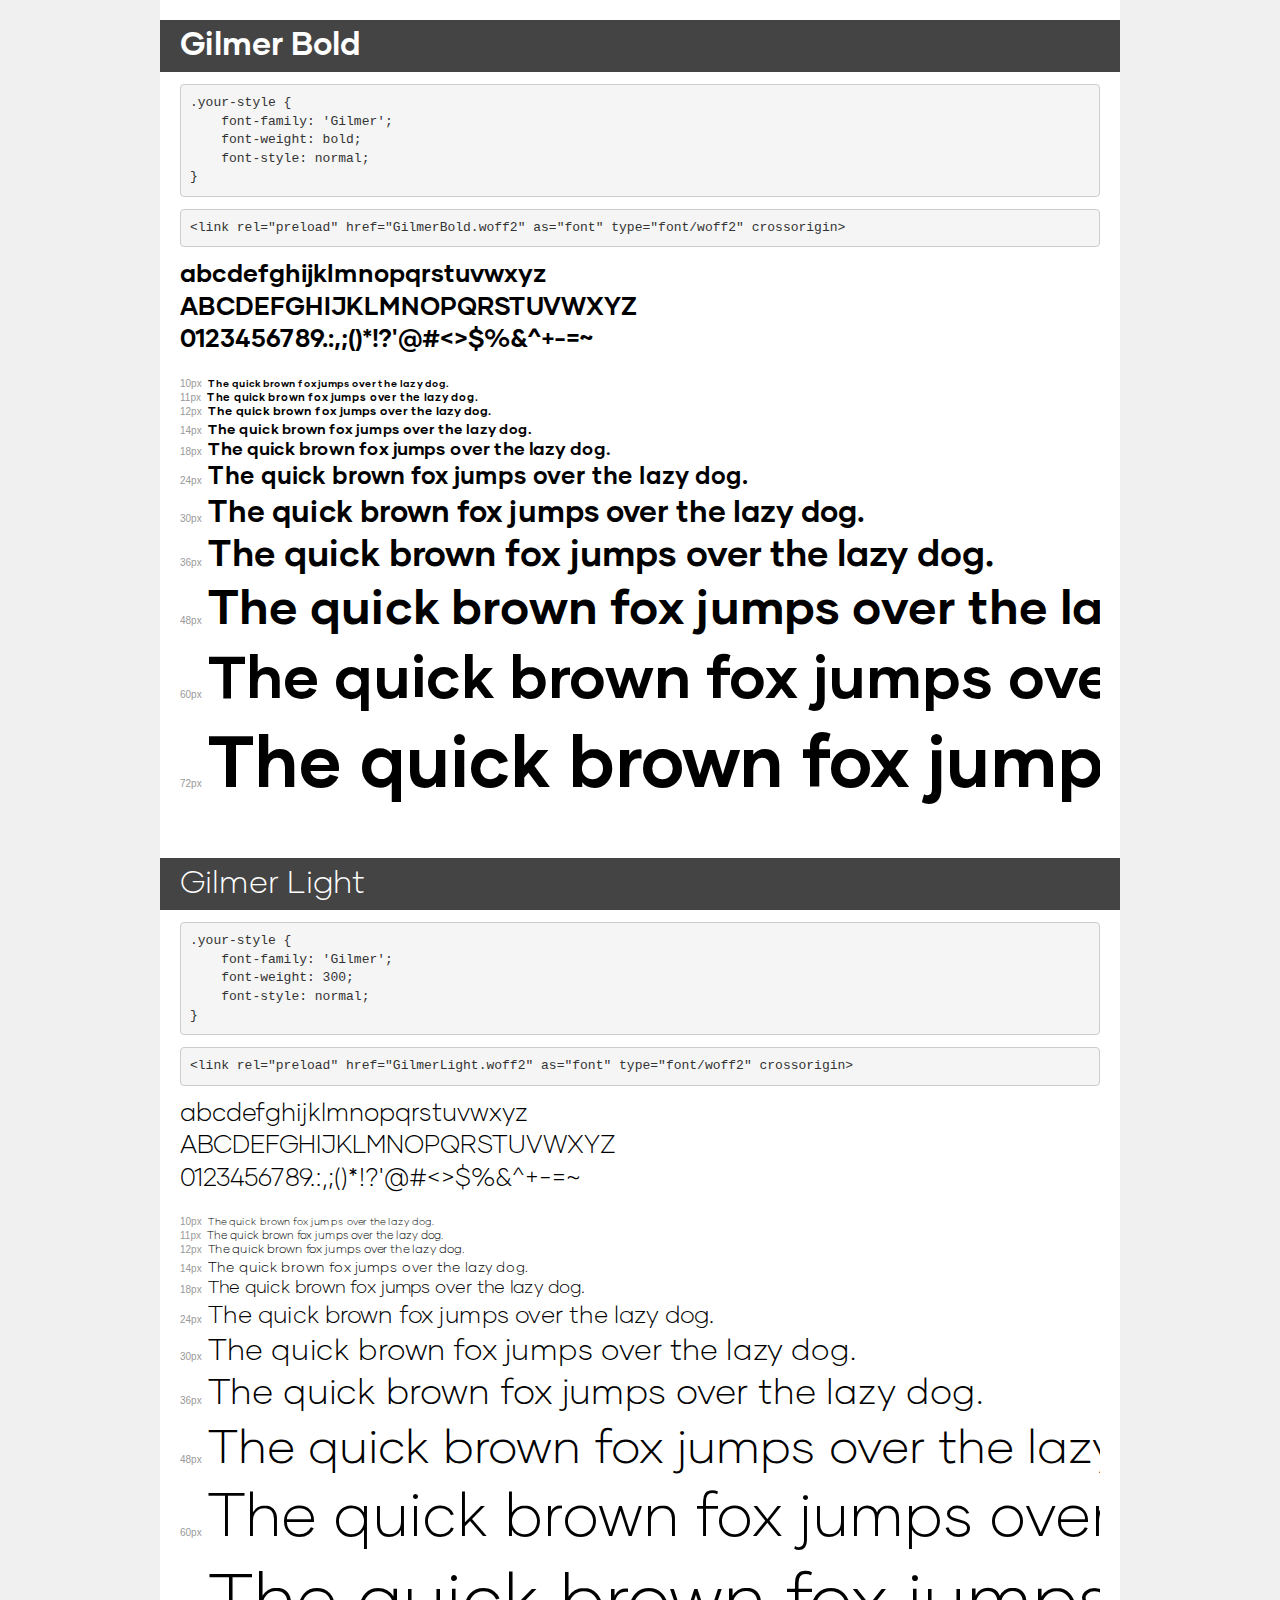
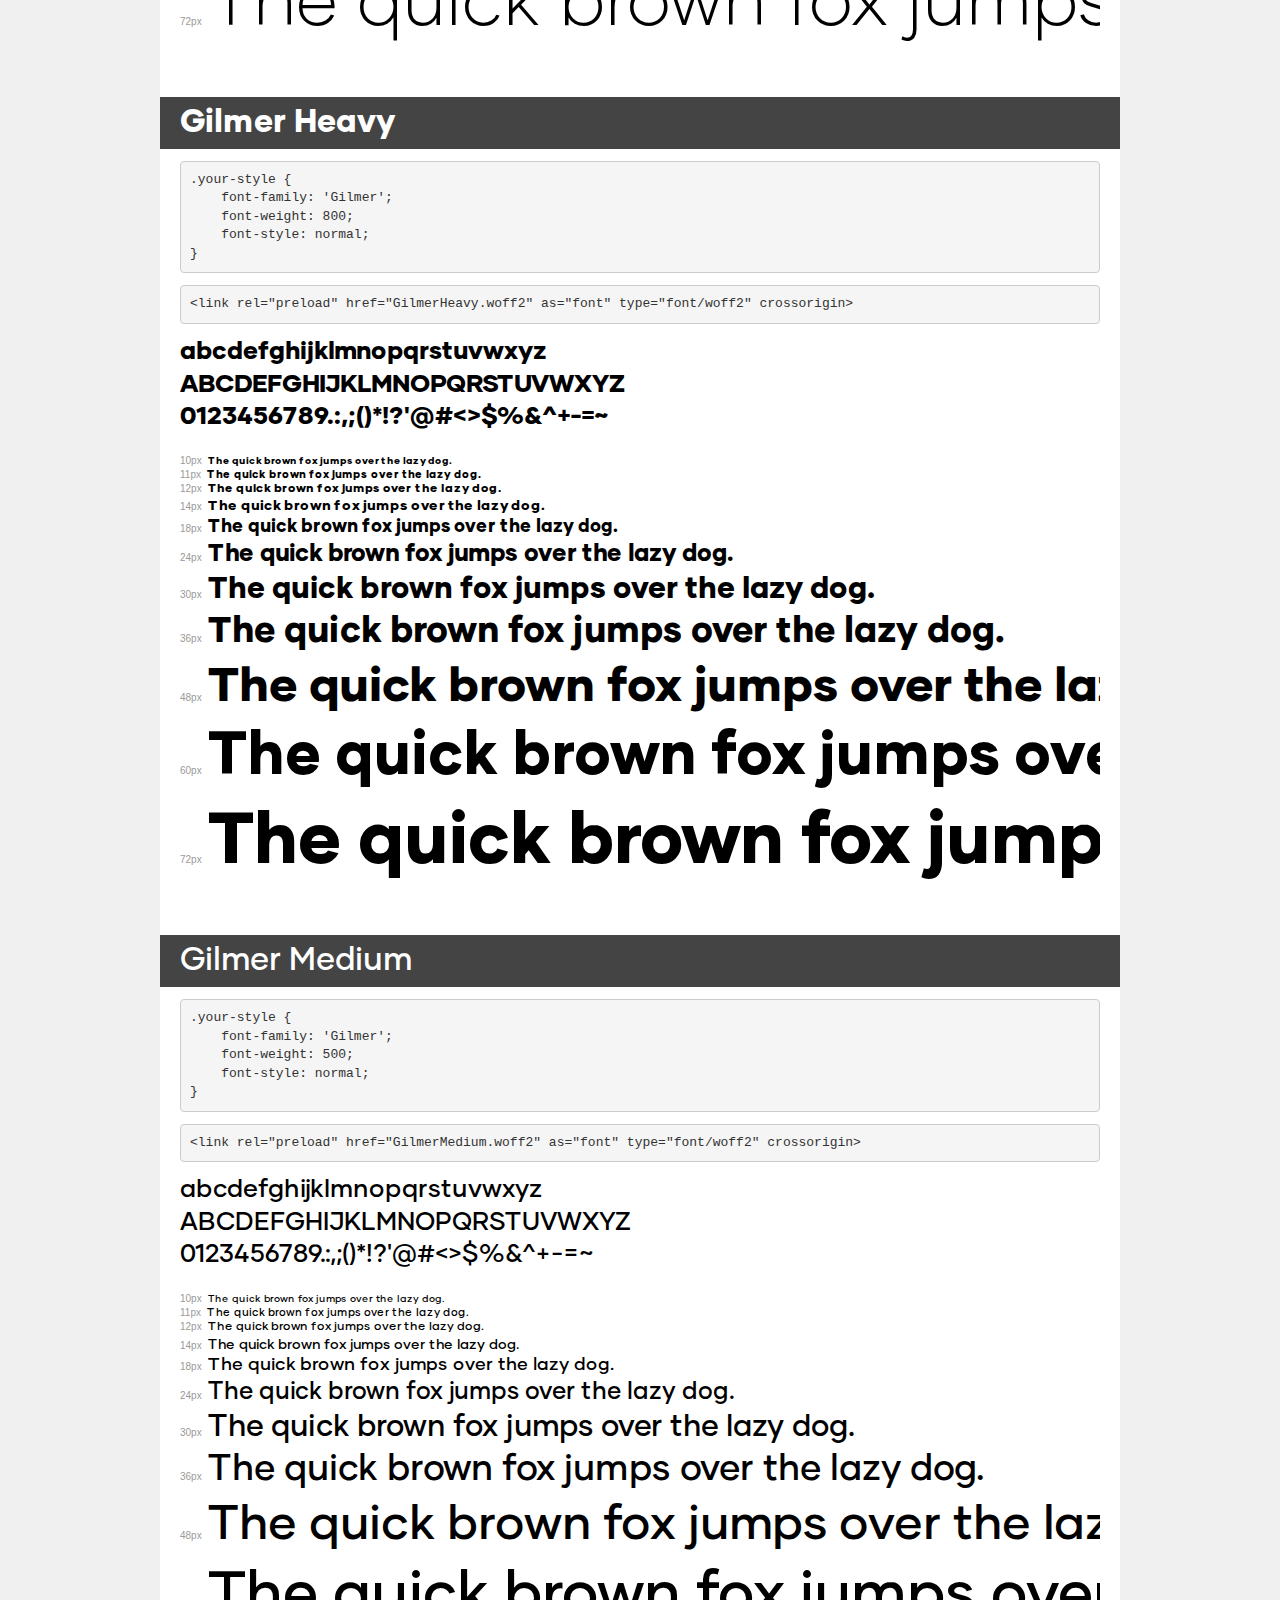
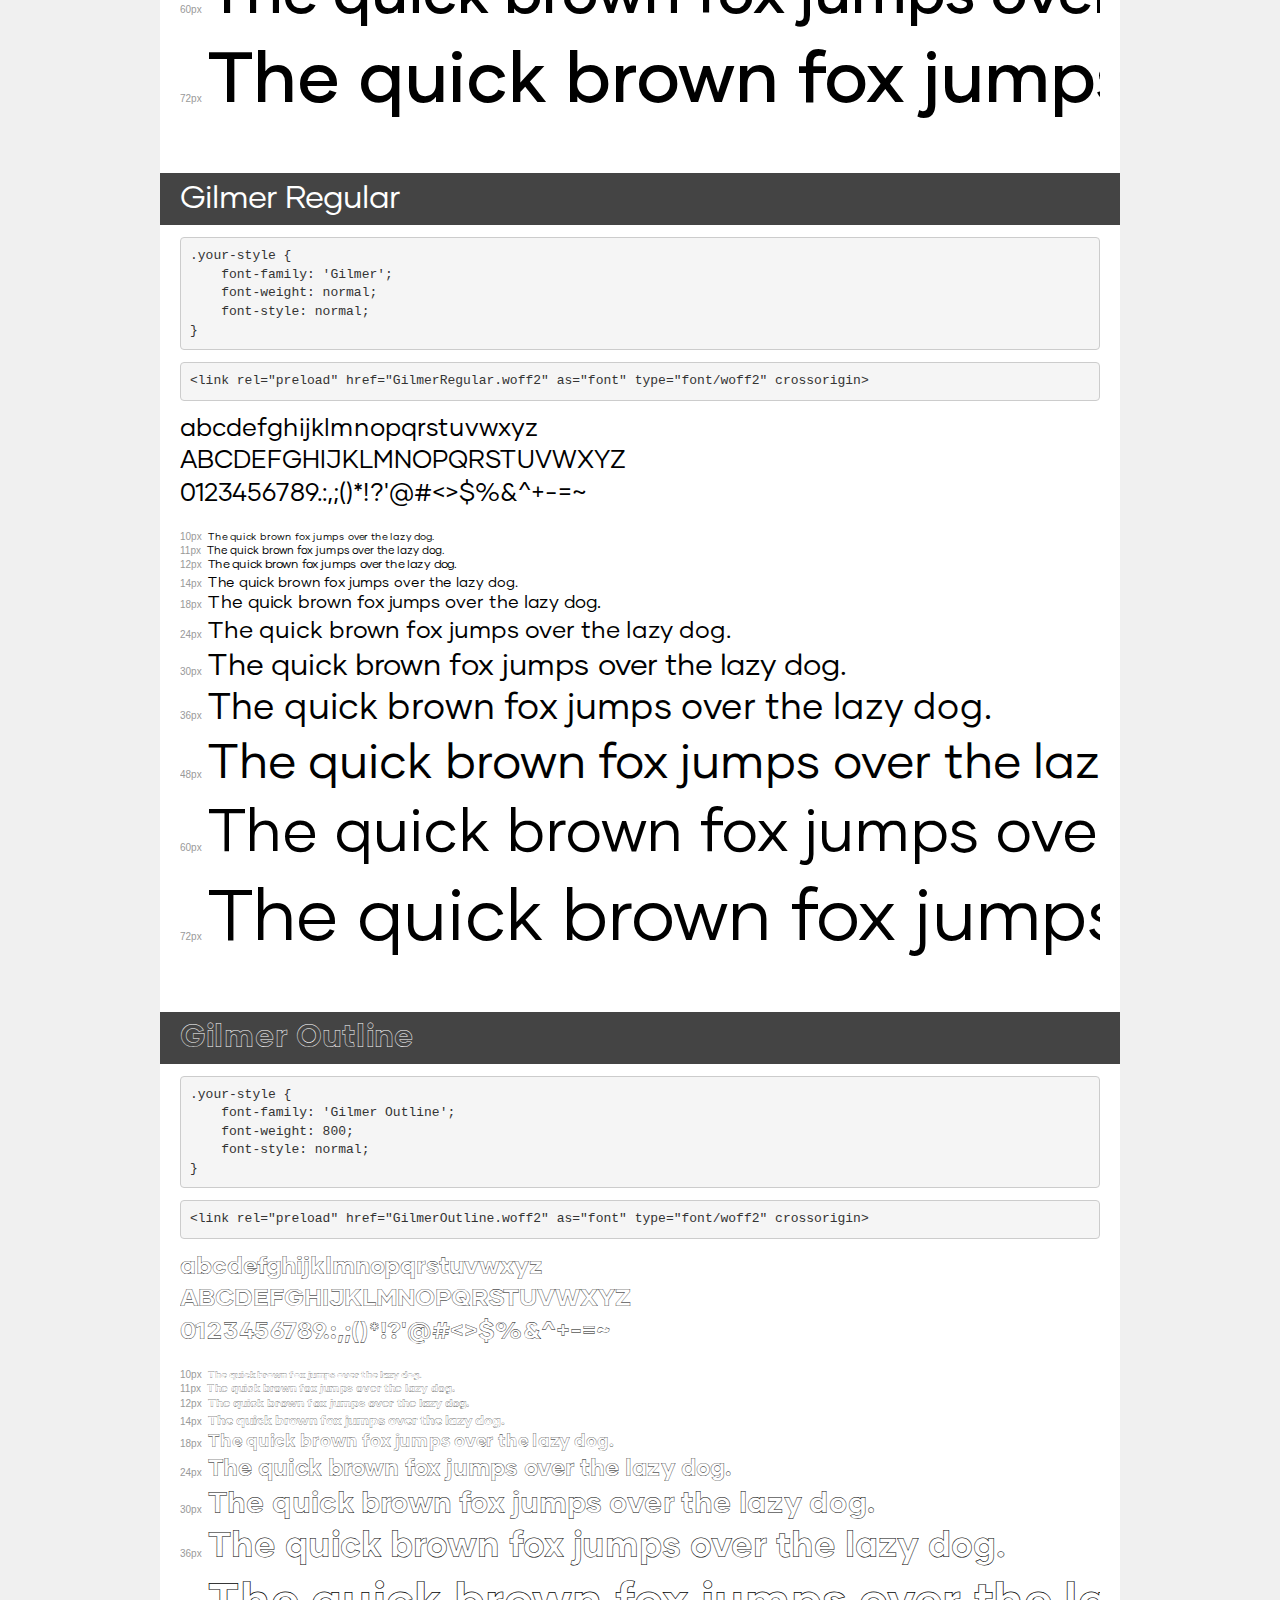
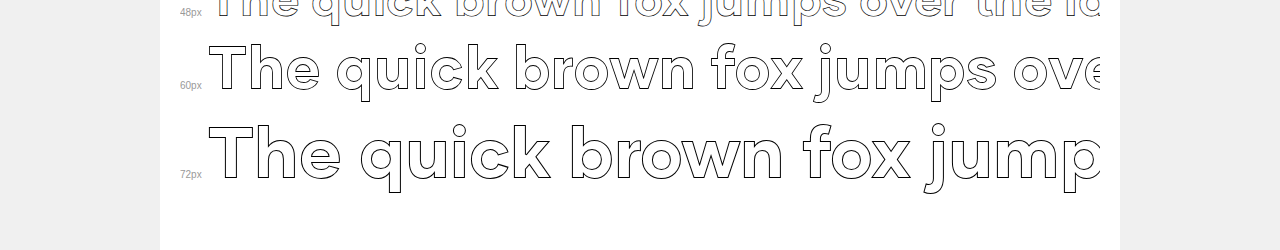
<file: jobsol/font/demo.html>
<!DOCTYPE html>
<html lang="en">
<head>
    <meta charset="utf-8">
    <meta http-equiv="X-UA-Compatible" content="IE=edge">
    <meta name="viewport" content="width=device-width, initial-scale=1">
    <meta name="robots" content="noindex, noarchive">
    <meta name="format-detection" content="telephone=no">
    <title>Transfonter demo</title>
    <link href="stylesheet.css" rel="stylesheet">
    <style>
        /*
        http://meyerweb.com/eric/tools/css/reset/
        v2.0 | 20110126
        License: none (public domain)
        */
        html, body, div, span, applet, object, iframe,
        h1, h2, h3, h4, h5, h6, p, blockquote, pre,
        a, abbr, acronym, address, big, cite, code,
        del, dfn, em, img, ins, kbd, q, s, samp,
        small, strike, strong, sub, sup, tt, var,
        b, u, i, center,
        dl, dt, dd, ol, ul, li,
        fieldset, form, label, legend,
        table, caption, tbody, tfoot, thead, tr, th, td,
        article, aside, canvas, details, embed,
        figure, figcaption, footer, header, hgroup,
        menu, nav, output, ruby, section, summary,
        time, mark, audio, video {
            margin: 0;
            padding: 0;
            border: 0;
            font-size: 100%;
            font: inherit;
            vertical-align: baseline;
        }
        /* HTML5 display-role reset for older browsers */
        article, aside, details, figcaption, figure,
        footer, header, hgroup, menu, nav, section {
            display: block;
        }
        body {
            line-height: 1;
        }
        ol, ul {
            list-style: none;
        }
        blockquote, q {
            quotes: none;
        }
        blockquote:before, blockquote:after,
        q:before, q:after {
            content: '';
            content: none;
        }
        table {
            border-collapse: collapse;
            border-spacing: 0;
        }
        /* demo styles */
        body {
            background: #f0f0f0;
            color: #000;
        }
        .page {
            background: #fff;
            width: 920px;
            margin: 0 auto;
            padding: 20px 20px 0 20px;
            overflow: hidden;
        }
        .font-container {
            overflow-x: auto;
            overflow-y: hidden;
            margin-bottom: 40px;
            line-height: 1.3;
            white-space: nowrap;
            padding-bottom: 5px;
        }
        h1 {
            position: relative;
            background: #444;
            font-size: 32px;
            color: #fff;
            padding: 10px 20px;
            margin: 0 -20px 12px -20px;
        }
        .letters {
            font-size: 25px;
            margin-bottom: 20px;
        }
        .s10:before {
            content: '10px';
        }
        .s11:before {
            content: '11px';
        }
        .s12:before {
            content: '12px';
        }
        .s14:before {
            content: '14px';
        }
        .s18:before {
            content: '18px';
        }
        .s24:before {
            content: '24px';
        }
        .s30:before {
            content: '30px';
        }
        .s36:before {
            content: '36px';
        }
        .s48:before {
            content: '48px';
        }
        .s60:before {
            content: '60px';
        }
        .s72:before {
            content: '72px';
        }
        .s10:before, .s11:before, .s12:before, .s14:before,
        .s18:before, .s24:before, .s30:before, .s36:before,
        .s48:before, .s60:before, .s72:before {
            font-family: Arial, sans-serif;
            font-size: 10px;
            font-weight: normal;
            font-style: normal;
            color: #999;
            padding-right: 6px;
        }
        pre {
            display: block;
            padding: 9px;
            margin: 0 0 12px;
            font-family: Monaco, Menlo, Consolas, "Courier New", monospace;
            font-size: 13px;
            line-height: 1.428571429;
            color: #333;
            font-weight: normal;
            font-style: normal;
            background-color: #f5f5f5;
            border: 1px solid #ccc;
            overflow-x: auto;
            border-radius: 4px;
        }
        /* responsive */
        @media (max-width: 959px) {
            .page {
                width: auto;
                margin: 0;
            }
        }
    </style>
</head>
<body>
<div class="page">
    <div class="demo">
        <h1 style="font-family: 'Gilmer'; font-weight: bold; font-style: normal;">Gilmer Bold</h1>
        <pre title="Usage">.your-style {
    font-family: 'Gilmer';
    font-weight: bold;
    font-style: normal;
}</pre>
        <pre title="Preload (optional)">
&lt;link rel=&quot;preload&quot; href=&quot;GilmerBold.woff2&quot; as=&quot;font&quot; type=&quot;font/woff2&quot; crossorigin&gt;</pre>
        <div class="font-container" style="font-family: 'Gilmer'; font-weight: bold; font-style: normal;">
            <p class="letters">
                abcdefghijklmnopqrstuvwxyz<br>
ABCDEFGHIJKLMNOPQRSTUVWXYZ<br>
                0123456789.:,;()*!?'@#&lt;&gt;$%&^+-=~
            </p>
            <p class="s10" style="font-size: 10px;">The quick brown fox jumps over the lazy dog.</p>
            <p class="s11" style="font-size: 11px;">The quick brown fox jumps over the lazy dog.</p>
            <p class="s12" style="font-size: 12px;">The quick brown fox jumps over the lazy dog.</p>
            <p class="s14" style="font-size: 14px;">The quick brown fox jumps over the lazy dog.</p>
            <p class="s18" style="font-size: 18px;">The quick brown fox jumps over the lazy dog.</p>
            <p class="s24" style="font-size: 24px;">The quick brown fox jumps over the lazy dog.</p>
            <p class="s30" style="font-size: 30px;">The quick brown fox jumps over the lazy dog.</p>
            <p class="s36" style="font-size: 36px;">The quick brown fox jumps over the lazy dog.</p>
            <p class="s48" style="font-size: 48px;">The quick brown fox jumps over the lazy dog.</p>
            <p class="s60" style="font-size: 60px;">The quick brown fox jumps over the lazy dog.</p>
            <p class="s72" style="font-size: 72px;">The quick brown fox jumps over the lazy dog.</p>
        </div>
    </div>

    <div class="demo">
        <h1 style="font-family: 'Gilmer'; font-weight: 300; font-style: normal;">Gilmer Light</h1>
        <pre title="Usage">.your-style {
    font-family: 'Gilmer';
    font-weight: 300;
    font-style: normal;
}</pre>
        <pre title="Preload (optional)">
&lt;link rel=&quot;preload&quot; href=&quot;GilmerLight.woff2&quot; as=&quot;font&quot; type=&quot;font/woff2&quot; crossorigin&gt;</pre>
        <div class="font-container" style="font-family: 'Gilmer'; font-weight: 300; font-style: normal;">
            <p class="letters">
                abcdefghijklmnopqrstuvwxyz<br>
ABCDEFGHIJKLMNOPQRSTUVWXYZ<br>
                0123456789.:,;()*!?'@#&lt;&gt;$%&^+-=~
            </p>
            <p class="s10" style="font-size: 10px;">The quick brown fox jumps over the lazy dog.</p>
            <p class="s11" style="font-size: 11px;">The quick brown fox jumps over the lazy dog.</p>
            <p class="s12" style="font-size: 12px;">The quick brown fox jumps over the lazy dog.</p>
            <p class="s14" style="font-size: 14px;">The quick brown fox jumps over the lazy dog.</p>
            <p class="s18" style="font-size: 18px;">The quick brown fox jumps over the lazy dog.</p>
            <p class="s24" style="font-size: 24px;">The quick brown fox jumps over the lazy dog.</p>
            <p class="s30" style="font-size: 30px;">The quick brown fox jumps over the lazy dog.</p>
            <p class="s36" style="font-size: 36px;">The quick brown fox jumps over the lazy dog.</p>
            <p class="s48" style="font-size: 48px;">The quick brown fox jumps over the lazy dog.</p>
            <p class="s60" style="font-size: 60px;">The quick brown fox jumps over the lazy dog.</p>
            <p class="s72" style="font-size: 72px;">The quick brown fox jumps over the lazy dog.</p>
        </div>
    </div>

    <div class="demo">
        <h1 style="font-family: 'Gilmer'; font-weight: 800; font-style: normal;">Gilmer Heavy</h1>
        <pre title="Usage">.your-style {
    font-family: 'Gilmer';
    font-weight: 800;
    font-style: normal;
}</pre>
        <pre title="Preload (optional)">
&lt;link rel=&quot;preload&quot; href=&quot;GilmerHeavy.woff2&quot; as=&quot;font&quot; type=&quot;font/woff2&quot; crossorigin&gt;</pre>
        <div class="font-container" style="font-family: 'Gilmer'; font-weight: 800; font-style: normal;">
            <p class="letters">
                abcdefghijklmnopqrstuvwxyz<br>
ABCDEFGHIJKLMNOPQRSTUVWXYZ<br>
                0123456789.:,;()*!?'@#&lt;&gt;$%&^+-=~
            </p>
            <p class="s10" style="font-size: 10px;">The quick brown fox jumps over the lazy dog.</p>
            <p class="s11" style="font-size: 11px;">The quick brown fox jumps over the lazy dog.</p>
            <p class="s12" style="font-size: 12px;">The quick brown fox jumps over the lazy dog.</p>
            <p class="s14" style="font-size: 14px;">The quick brown fox jumps over the lazy dog.</p>
            <p class="s18" style="font-size: 18px;">The quick brown fox jumps over the lazy dog.</p>
            <p class="s24" style="font-size: 24px;">The quick brown fox jumps over the lazy dog.</p>
            <p class="s30" style="font-size: 30px;">The quick brown fox jumps over the lazy dog.</p>
            <p class="s36" style="font-size: 36px;">The quick brown fox jumps over the lazy dog.</p>
            <p class="s48" style="font-size: 48px;">The quick brown fox jumps over the lazy dog.</p>
            <p class="s60" style="font-size: 60px;">The quick brown fox jumps over the lazy dog.</p>
            <p class="s72" style="font-size: 72px;">The quick brown fox jumps over the lazy dog.</p>
        </div>
    </div>

    <div class="demo">
        <h1 style="font-family: 'Gilmer'; font-weight: 500; font-style: normal;">Gilmer Medium</h1>
        <pre title="Usage">.your-style {
    font-family: 'Gilmer';
    font-weight: 500;
    font-style: normal;
}</pre>
        <pre title="Preload (optional)">
&lt;link rel=&quot;preload&quot; href=&quot;GilmerMedium.woff2&quot; as=&quot;font&quot; type=&quot;font/woff2&quot; crossorigin&gt;</pre>
        <div class="font-container" style="font-family: 'Gilmer'; font-weight: 500; font-style: normal;">
            <p class="letters">
                abcdefghijklmnopqrstuvwxyz<br>
ABCDEFGHIJKLMNOPQRSTUVWXYZ<br>
                0123456789.:,;()*!?'@#&lt;&gt;$%&^+-=~
            </p>
            <p class="s10" style="font-size: 10px;">The quick brown fox jumps over the lazy dog.</p>
            <p class="s11" style="font-size: 11px;">The quick brown fox jumps over the lazy dog.</p>
            <p class="s12" style="font-size: 12px;">The quick brown fox jumps over the lazy dog.</p>
            <p class="s14" style="font-size: 14px;">The quick brown fox jumps over the lazy dog.</p>
            <p class="s18" style="font-size: 18px;">The quick brown fox jumps over the lazy dog.</p>
            <p class="s24" style="font-size: 24px;">The quick brown fox jumps over the lazy dog.</p>
            <p class="s30" style="font-size: 30px;">The quick brown fox jumps over the lazy dog.</p>
            <p class="s36" style="font-size: 36px;">The quick brown fox jumps over the lazy dog.</p>
            <p class="s48" style="font-size: 48px;">The quick brown fox jumps over the lazy dog.</p>
            <p class="s60" style="font-size: 60px;">The quick brown fox jumps over the lazy dog.</p>
            <p class="s72" style="font-size: 72px;">The quick brown fox jumps over the lazy dog.</p>
        </div>
    </div>

    <div class="demo">
        <h1 style="font-family: 'Gilmer'; font-weight: normal; font-style: normal;">Gilmer Regular</h1>
        <pre title="Usage">.your-style {
    font-family: 'Gilmer';
    font-weight: normal;
    font-style: normal;
}</pre>
        <pre title="Preload (optional)">
&lt;link rel=&quot;preload&quot; href=&quot;GilmerRegular.woff2&quot; as=&quot;font&quot; type=&quot;font/woff2&quot; crossorigin&gt;</pre>
        <div class="font-container" style="font-family: 'Gilmer'; font-weight: normal; font-style: normal;">
            <p class="letters">
                abcdefghijklmnopqrstuvwxyz<br>
ABCDEFGHIJKLMNOPQRSTUVWXYZ<br>
                0123456789.:,;()*!?'@#&lt;&gt;$%&^+-=~
            </p>
            <p class="s10" style="font-size: 10px;">The quick brown fox jumps over the lazy dog.</p>
            <p class="s11" style="font-size: 11px;">The quick brown fox jumps over the lazy dog.</p>
            <p class="s12" style="font-size: 12px;">The quick brown fox jumps over the lazy dog.</p>
            <p class="s14" style="font-size: 14px;">The quick brown fox jumps over the lazy dog.</p>
            <p class="s18" style="font-size: 18px;">The quick brown fox jumps over the lazy dog.</p>
            <p class="s24" style="font-size: 24px;">The quick brown fox jumps over the lazy dog.</p>
            <p class="s30" style="font-size: 30px;">The quick brown fox jumps over the lazy dog.</p>
            <p class="s36" style="font-size: 36px;">The quick brown fox jumps over the lazy dog.</p>
            <p class="s48" style="font-size: 48px;">The quick brown fox jumps over the lazy dog.</p>
            <p class="s60" style="font-size: 60px;">The quick brown fox jumps over the lazy dog.</p>
            <p class="s72" style="font-size: 72px;">The quick brown fox jumps over the lazy dog.</p>
        </div>
    </div>

    <div class="demo">
        <h1 style="font-family: 'Gilmer Outline'; font-weight: 800; font-style: normal;">Gilmer Outline</h1>
        <pre title="Usage">.your-style {
    font-family: 'Gilmer Outline';
    font-weight: 800;
    font-style: normal;
}</pre>
        <pre title="Preload (optional)">
&lt;link rel=&quot;preload&quot; href=&quot;GilmerOutline.woff2&quot; as=&quot;font&quot; type=&quot;font/woff2&quot; crossorigin&gt;</pre>
        <div class="font-container" style="font-family: 'Gilmer Outline'; font-weight: 800; font-style: normal;">
            <p class="letters">
                abcdefghijklmnopqrstuvwxyz<br>
ABCDEFGHIJKLMNOPQRSTUVWXYZ<br>
                0123456789.:,;()*!?'@#&lt;&gt;$%&^+-=~
            </p>
            <p class="s10" style="font-size: 10px;">The quick brown fox jumps over the lazy dog.</p>
            <p class="s11" style="font-size: 11px;">The quick brown fox jumps over the lazy dog.</p>
            <p class="s12" style="font-size: 12px;">The quick brown fox jumps over the lazy dog.</p>
            <p class="s14" style="font-size: 14px;">The quick brown fox jumps over the lazy dog.</p>
            <p class="s18" style="font-size: 18px;">The quick brown fox jumps over the lazy dog.</p>
            <p class="s24" style="font-size: 24px;">The quick brown fox jumps over the lazy dog.</p>
            <p class="s30" style="font-size: 30px;">The quick brown fox jumps over the lazy dog.</p>
            <p class="s36" style="font-size: 36px;">The quick brown fox jumps over the lazy dog.</p>
            <p class="s48" style="font-size: 48px;">The quick brown fox jumps over the lazy dog.</p>
            <p class="s60" style="font-size: 60px;">The quick brown fox jumps over the lazy dog.</p>
            <p class="s72" style="font-size: 72px;">The quick brown fox jumps over the lazy dog.</p>
        </div>
    </div>

</div>
</body>
</html>
</file>
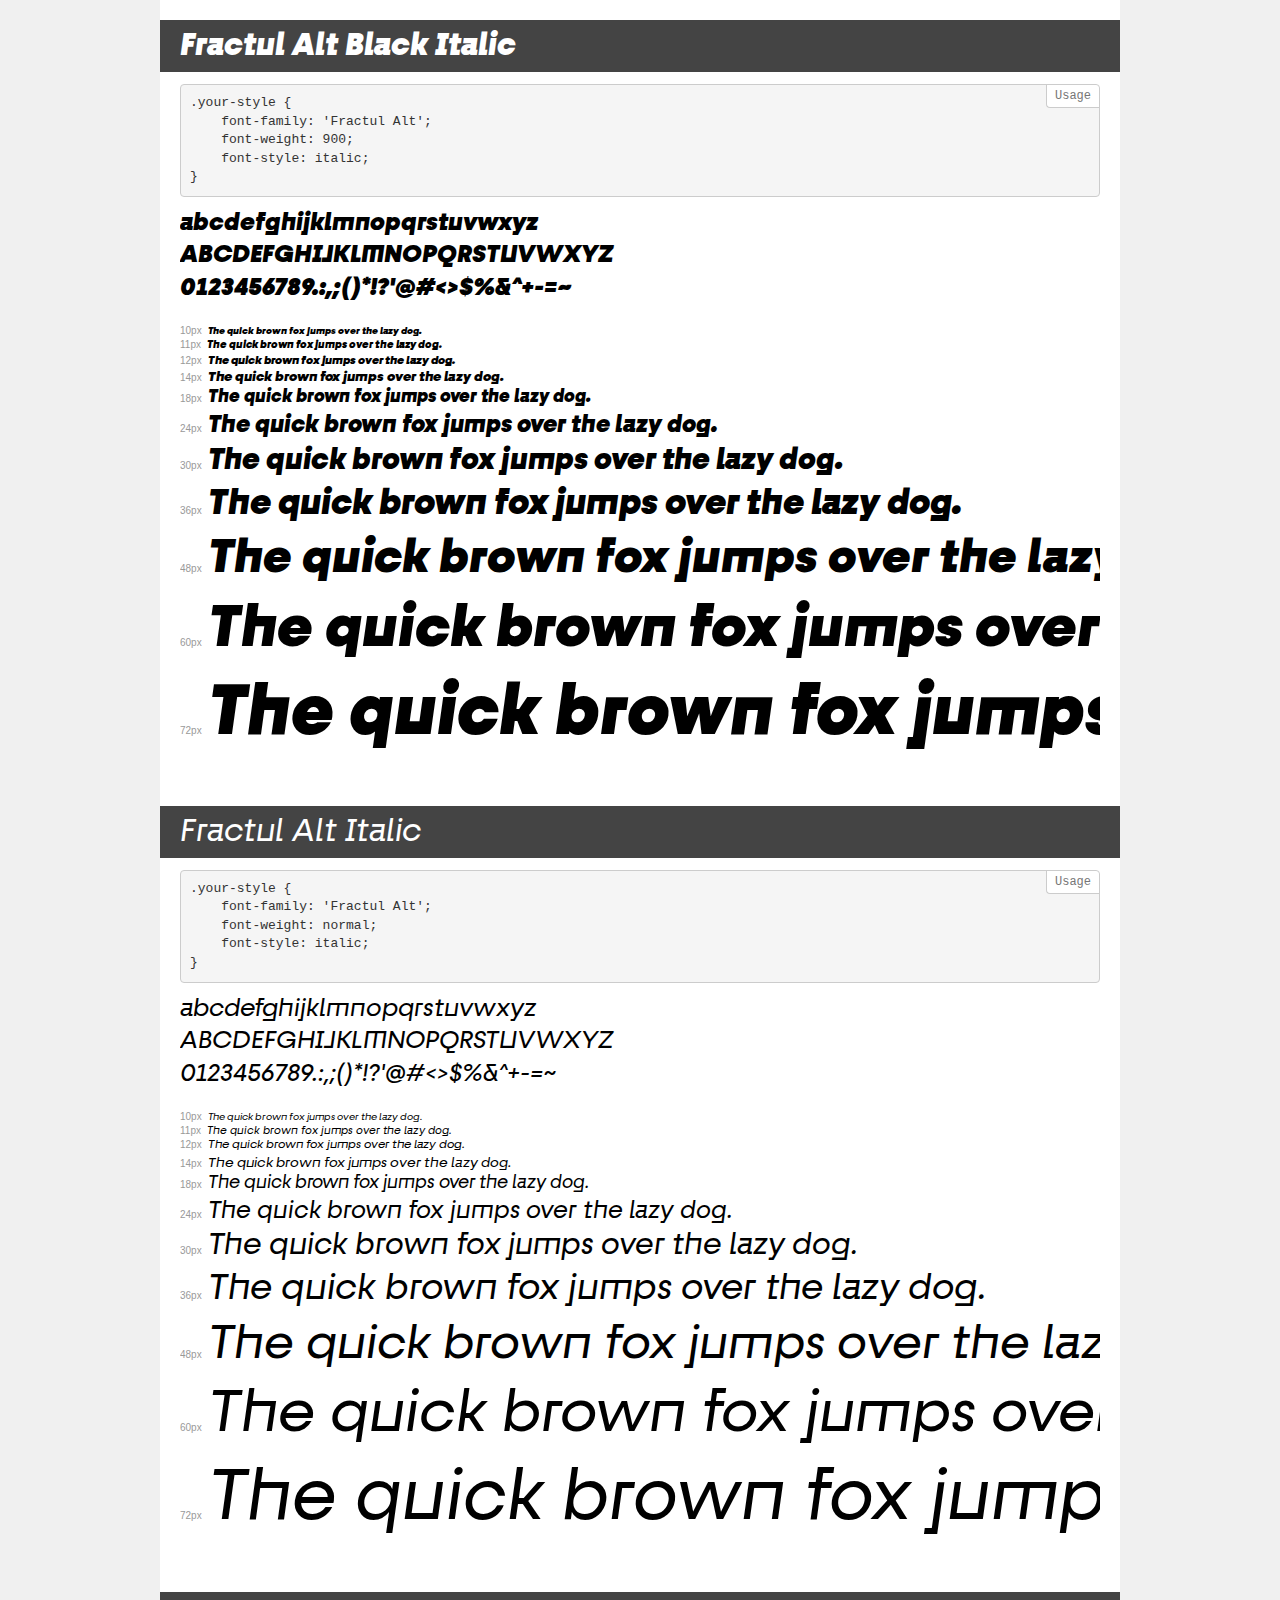
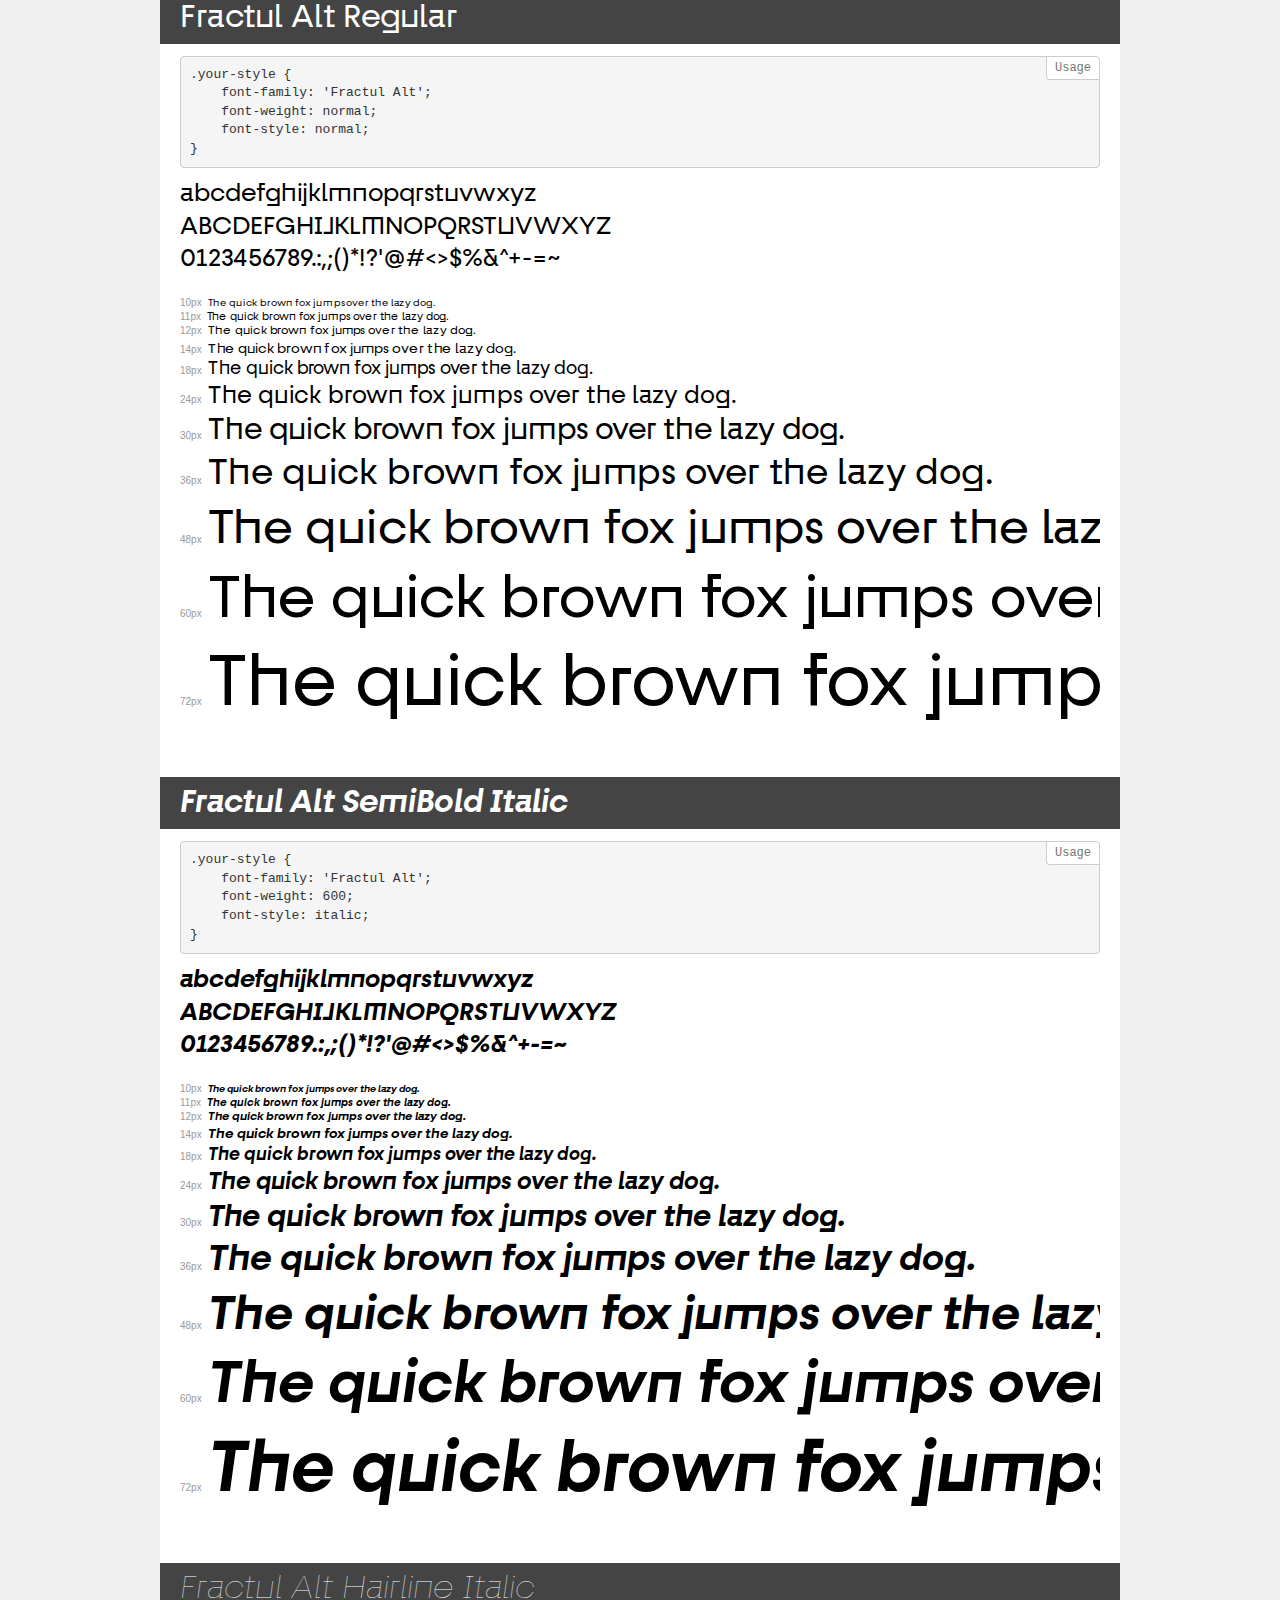
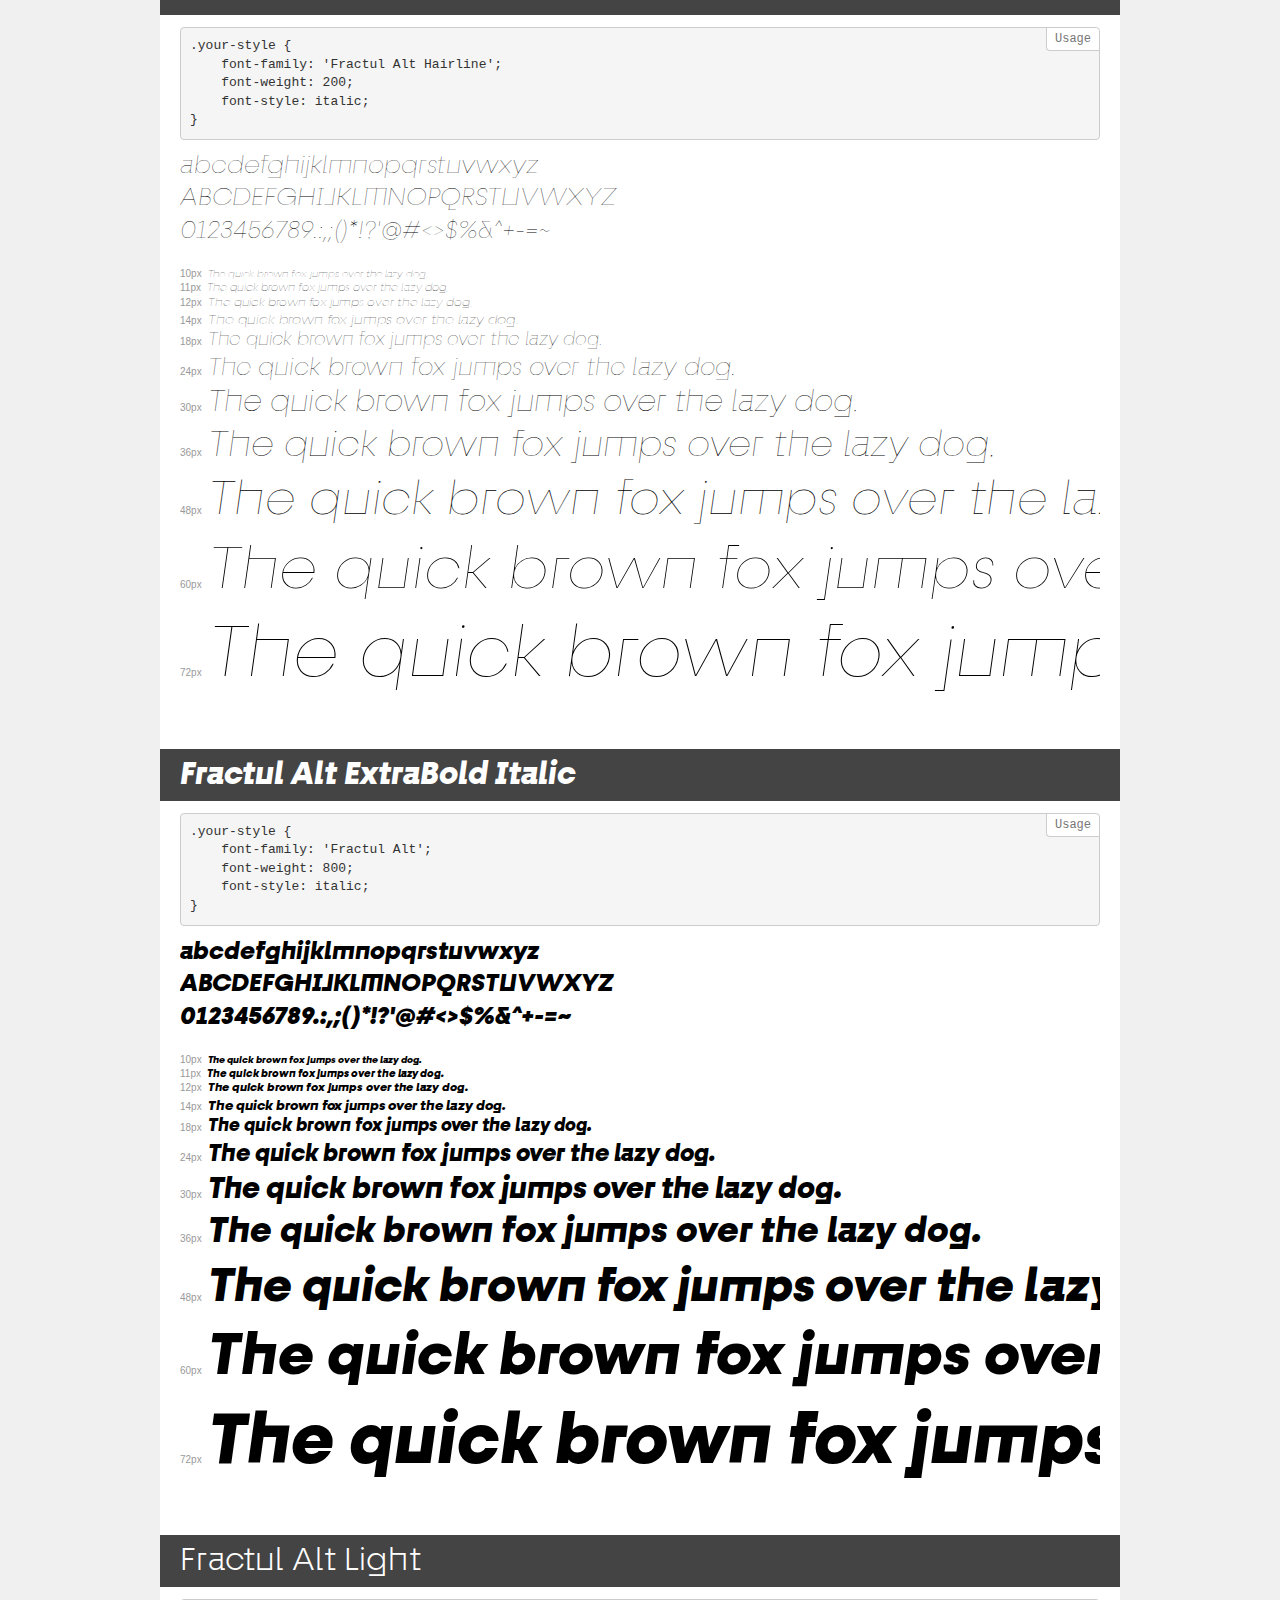
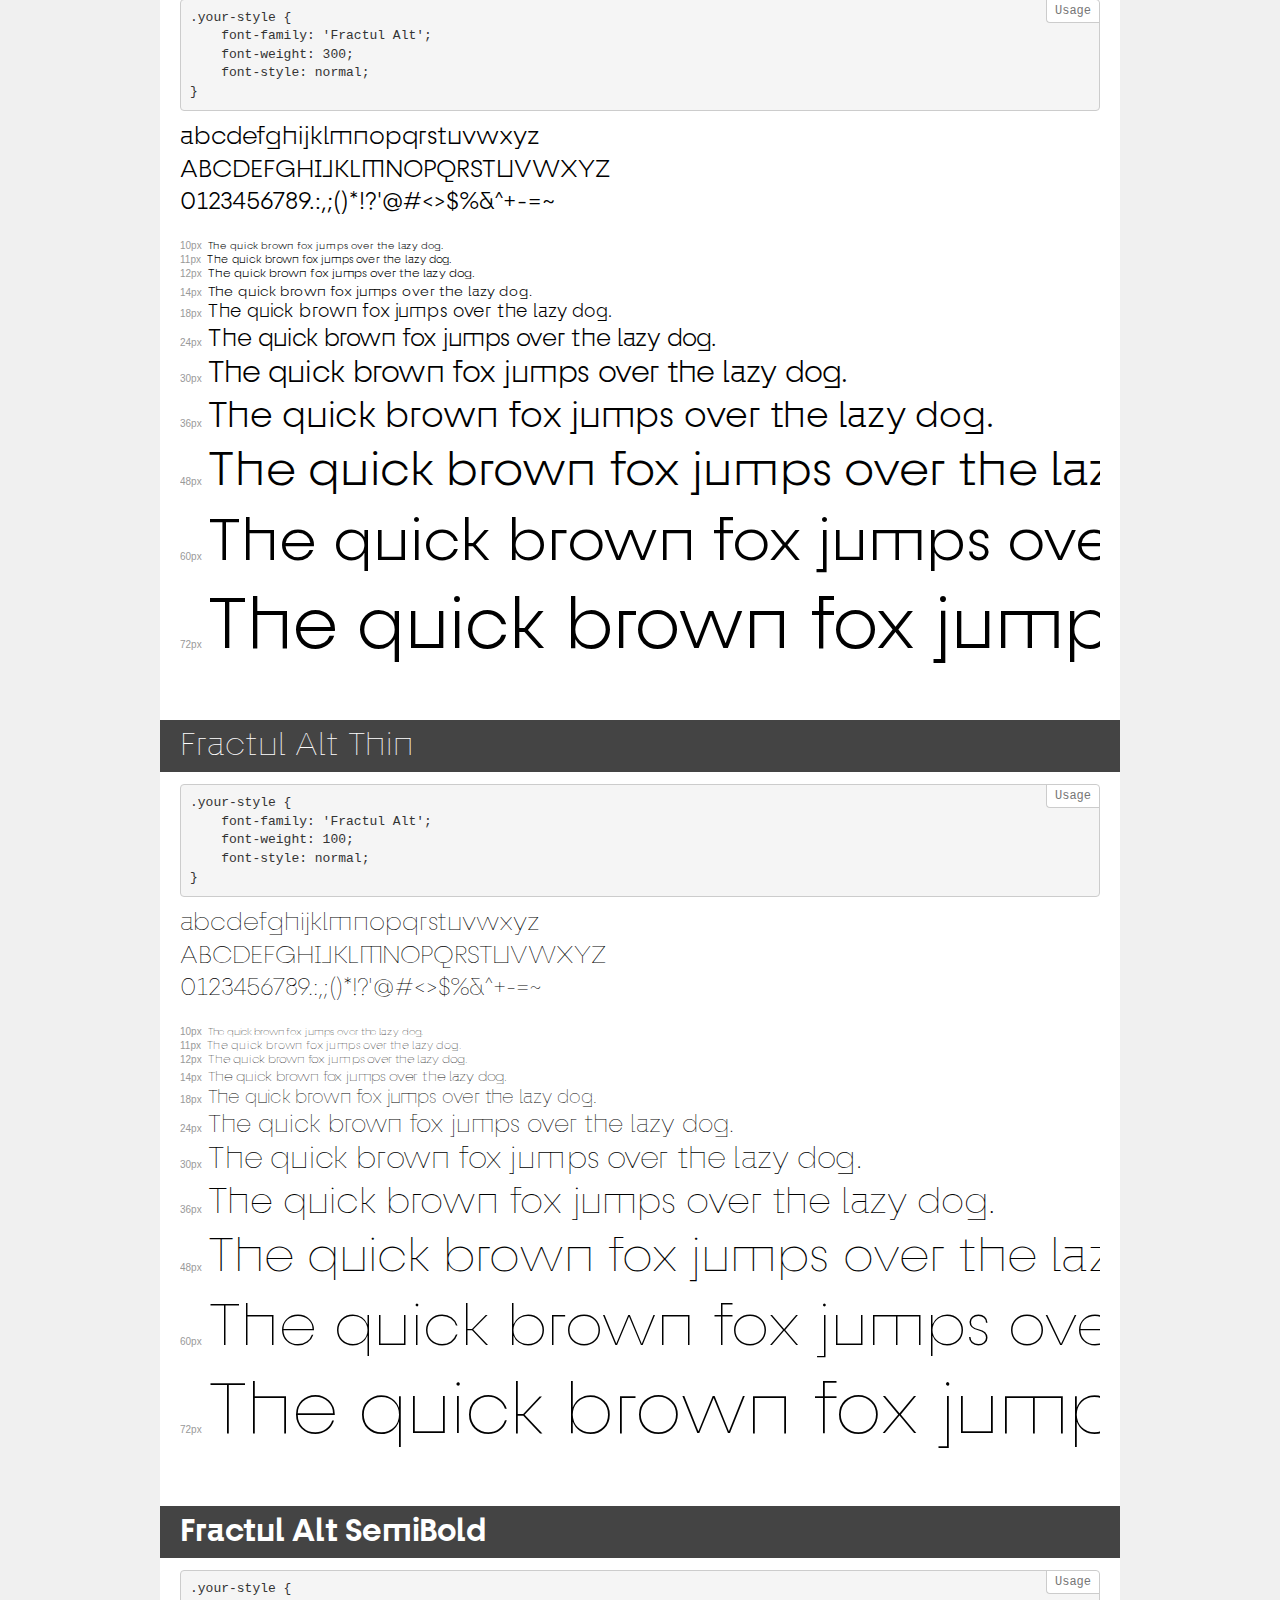
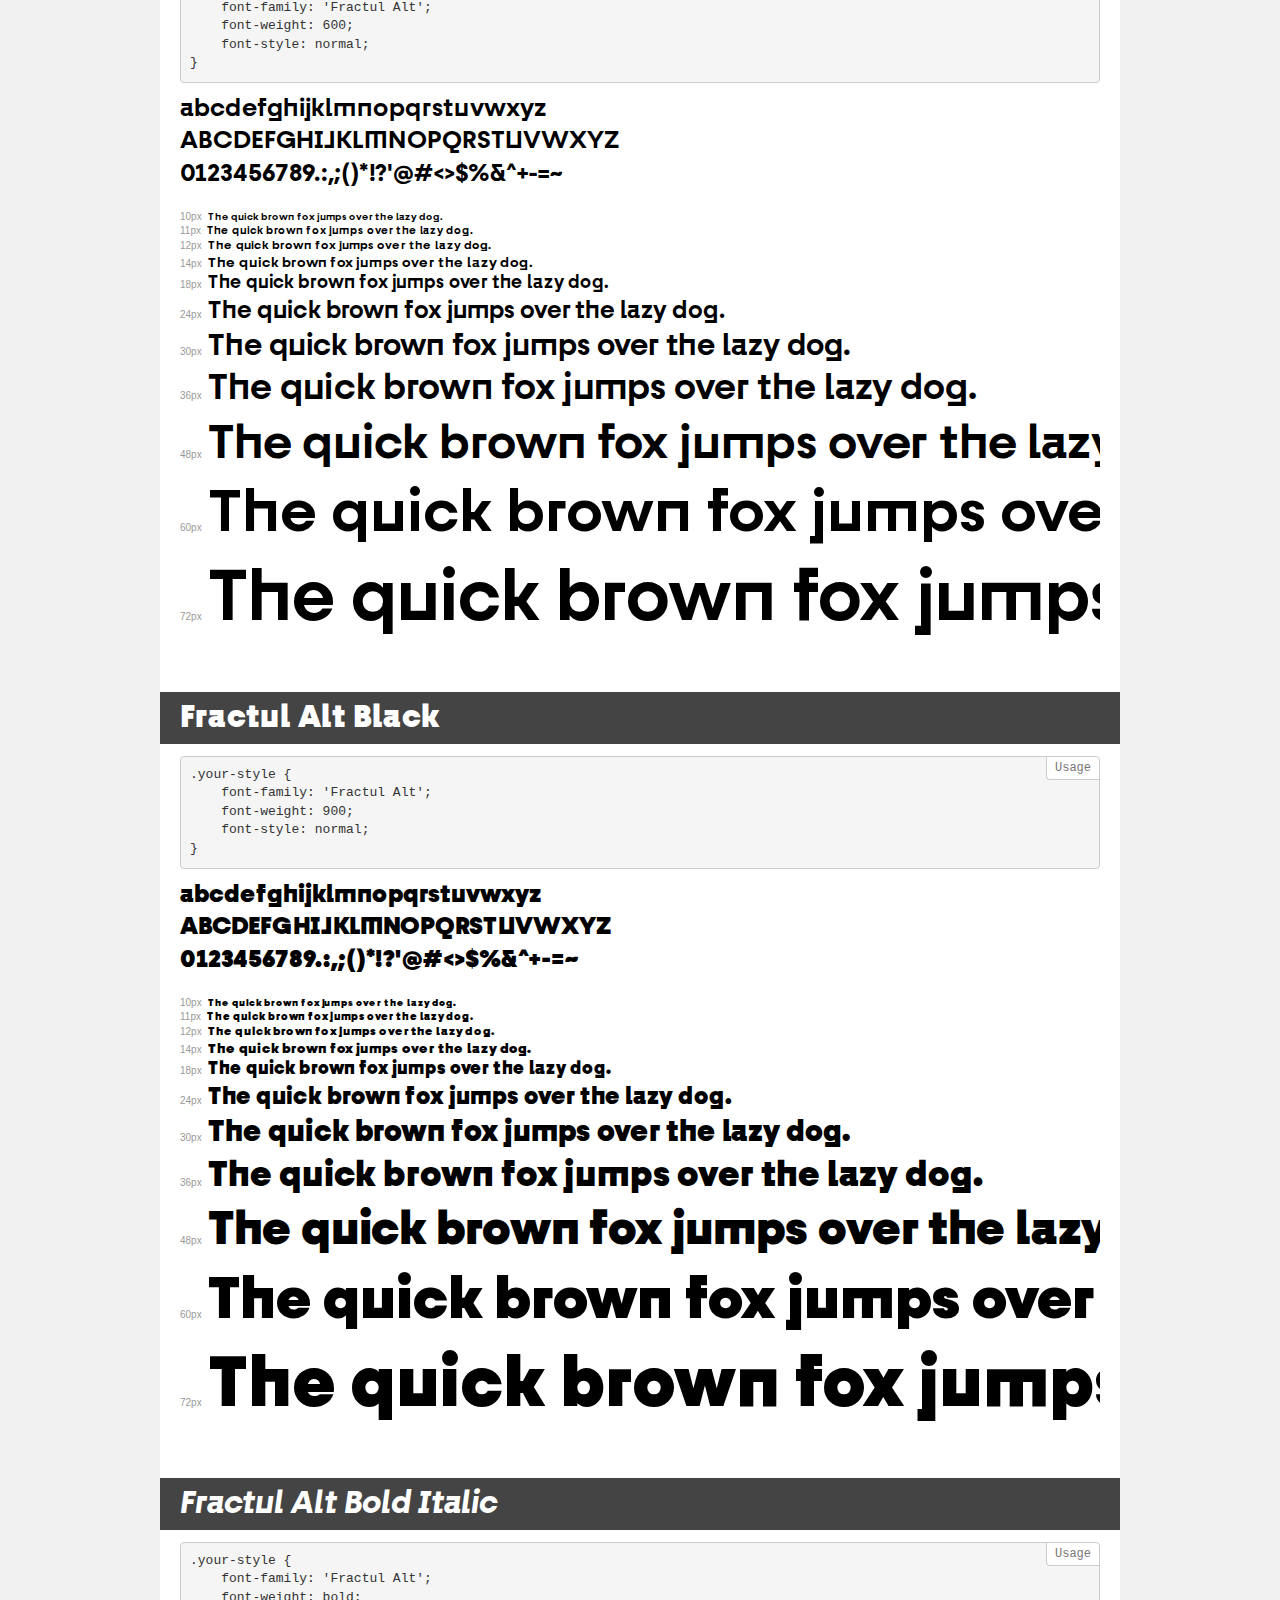
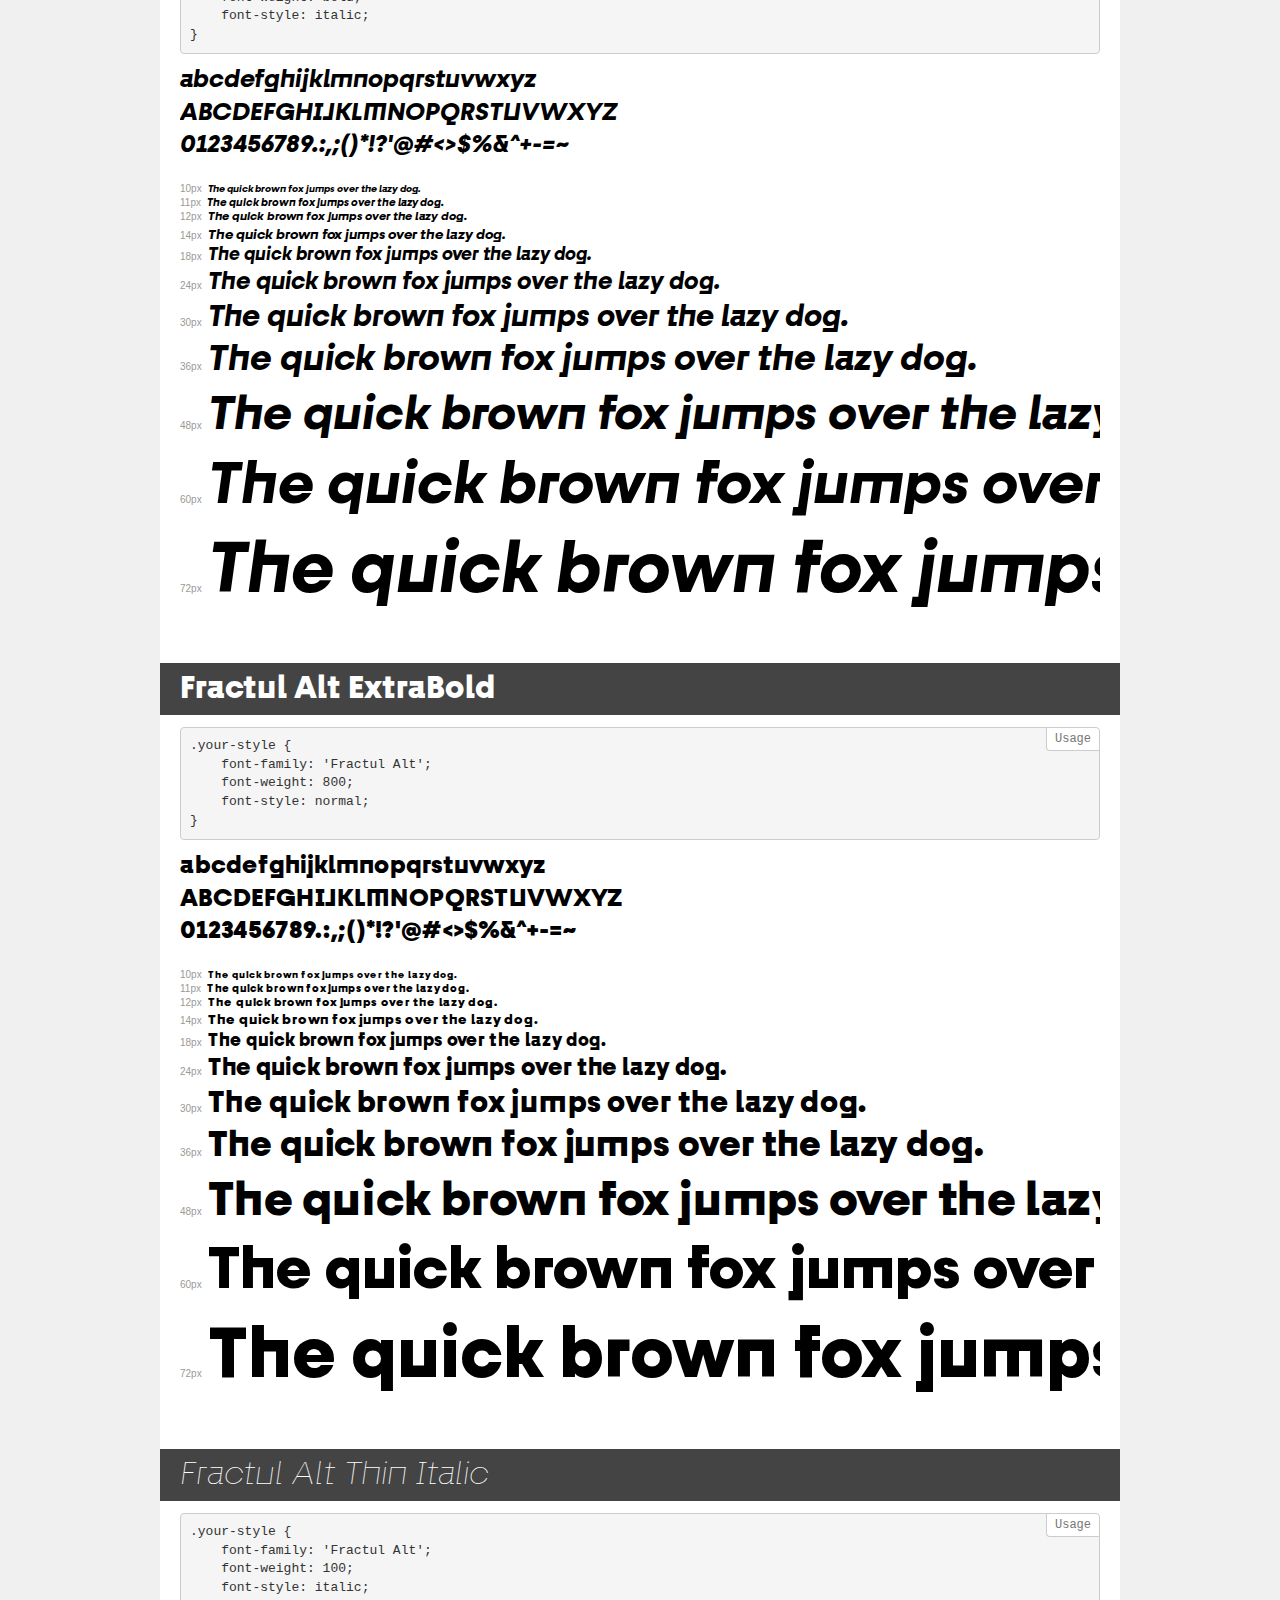
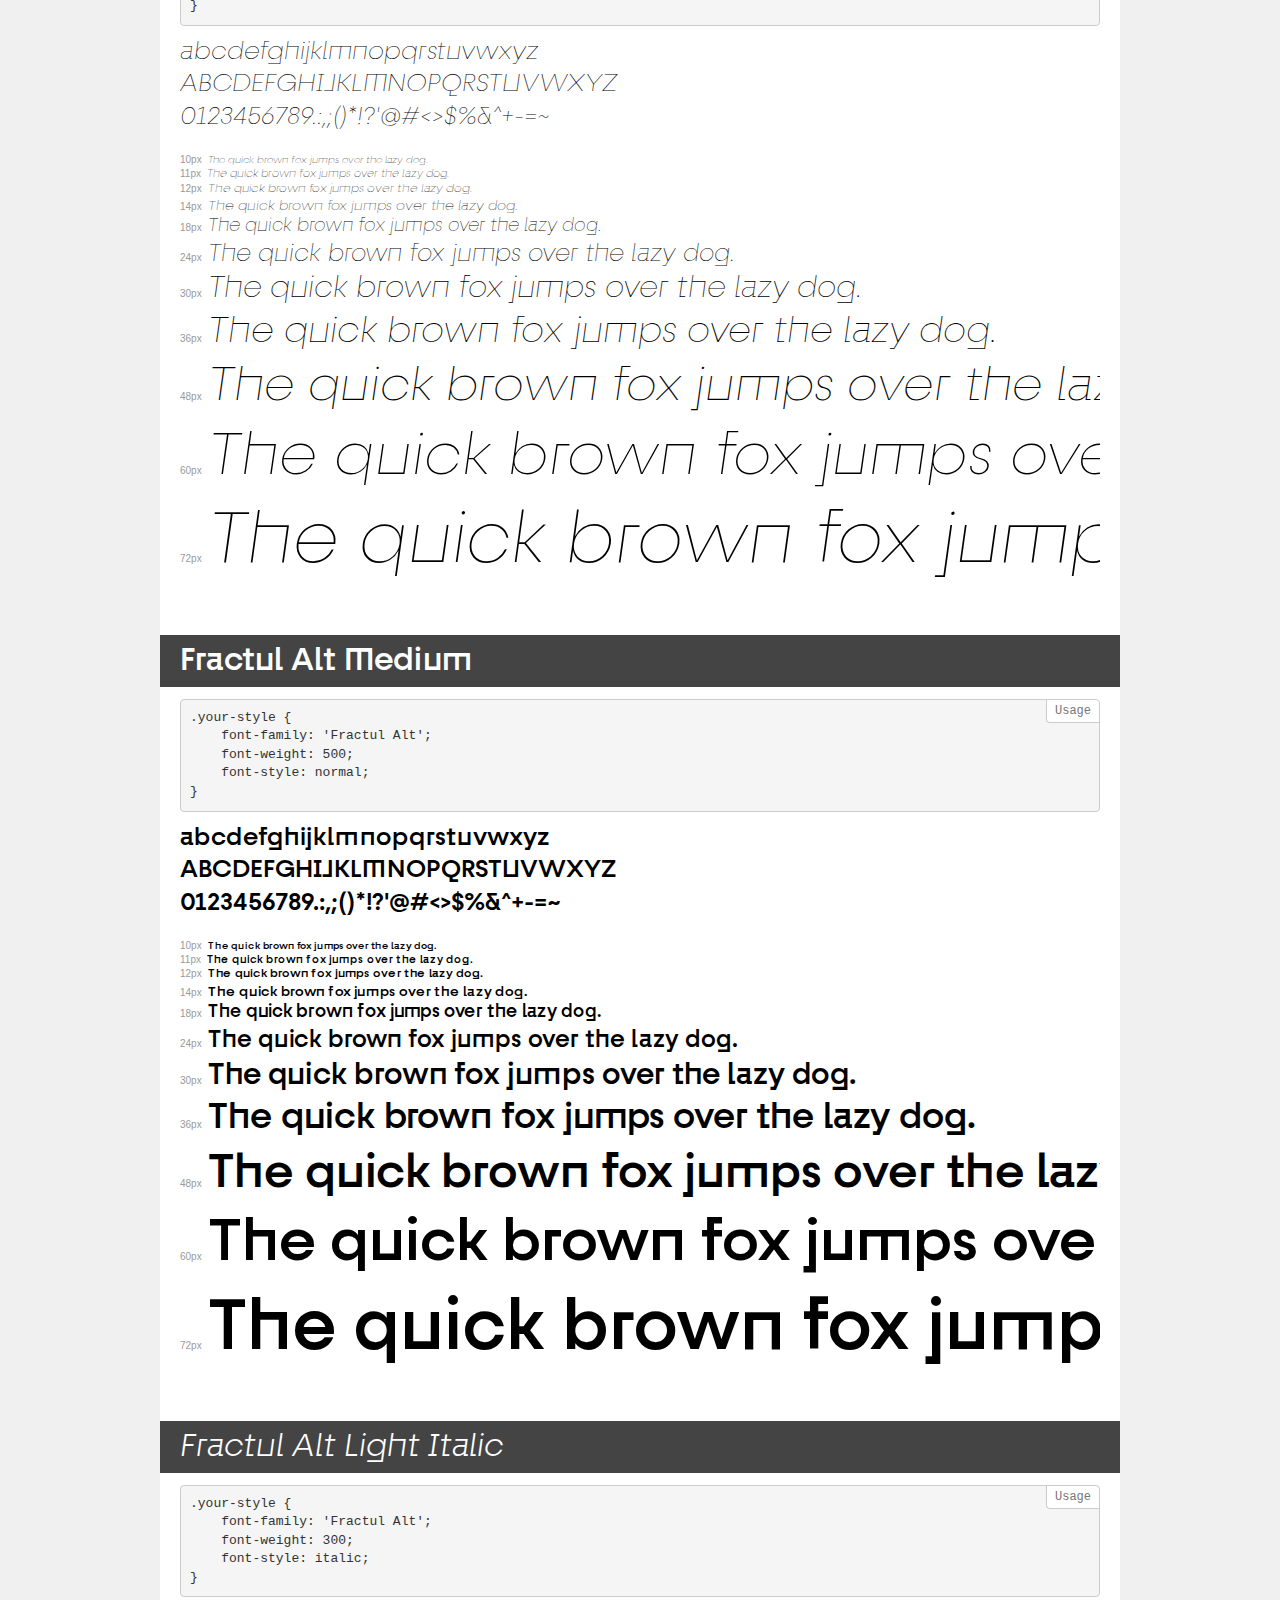
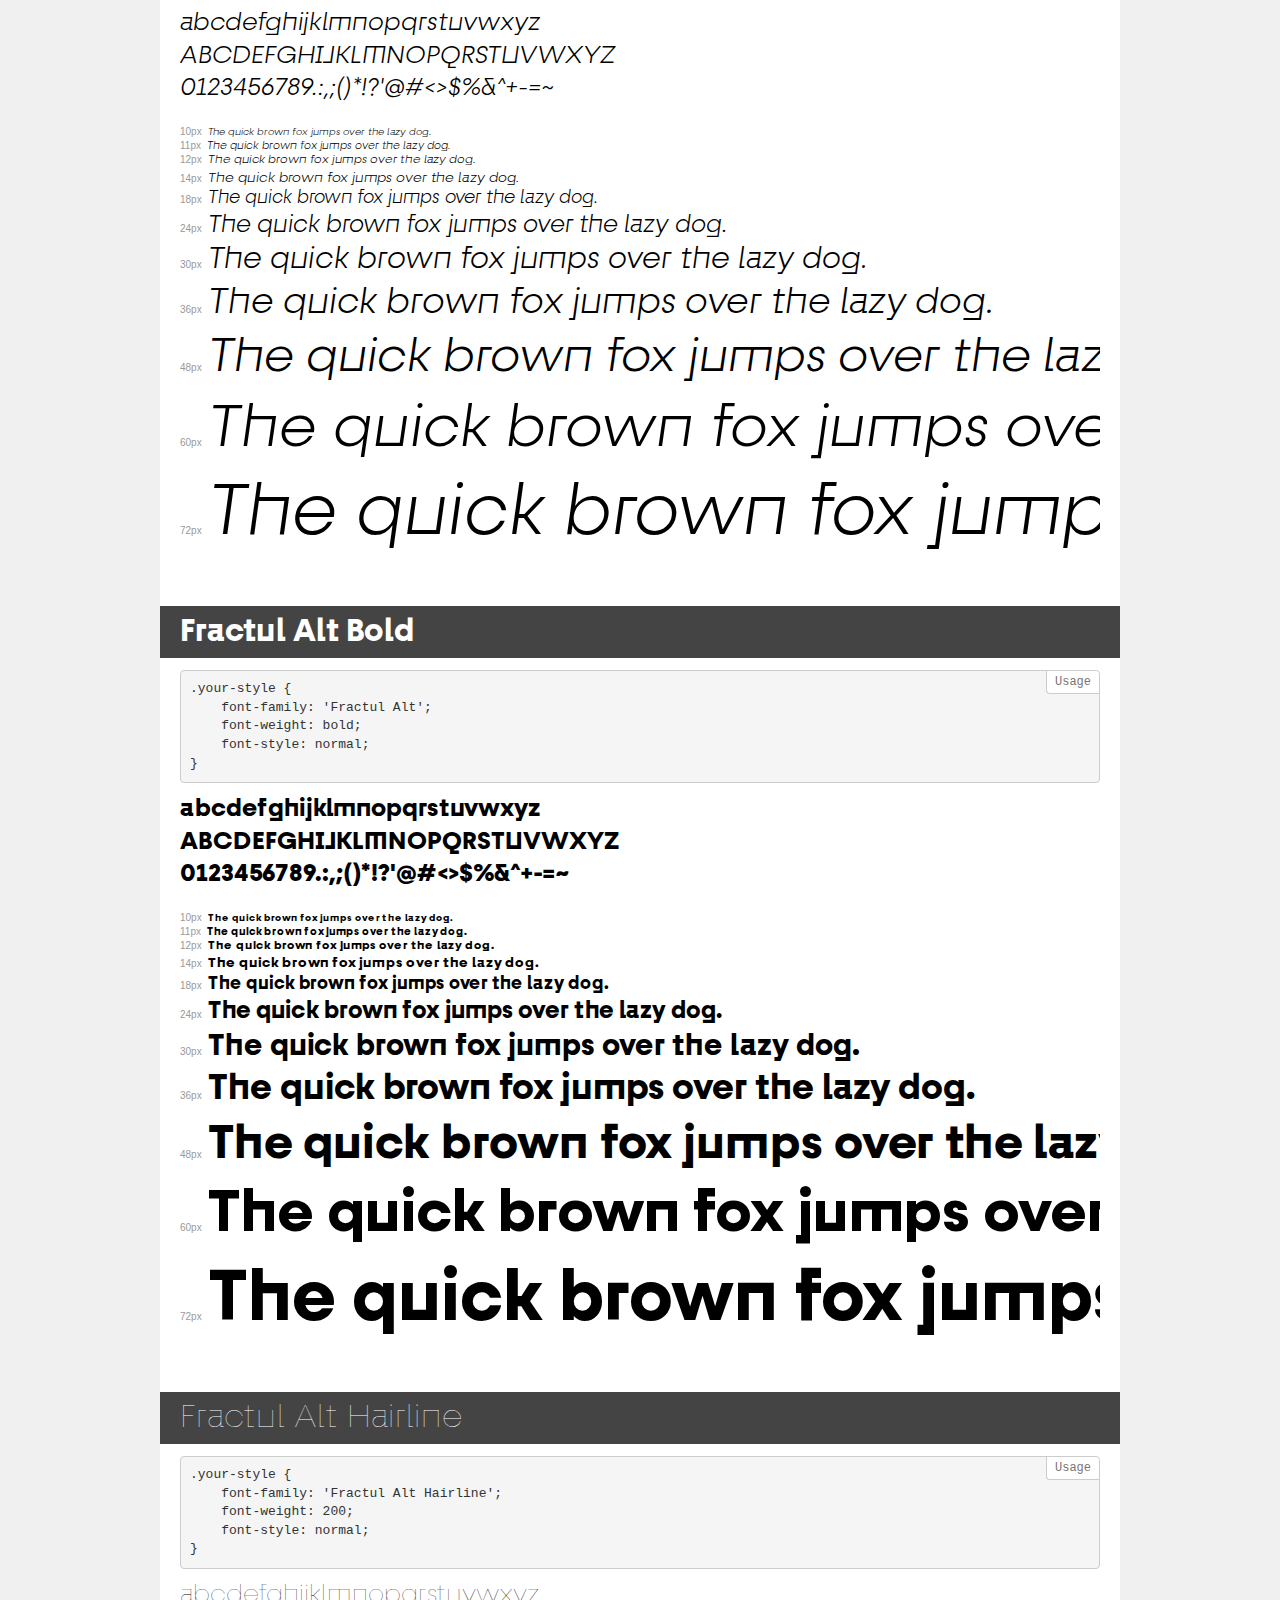
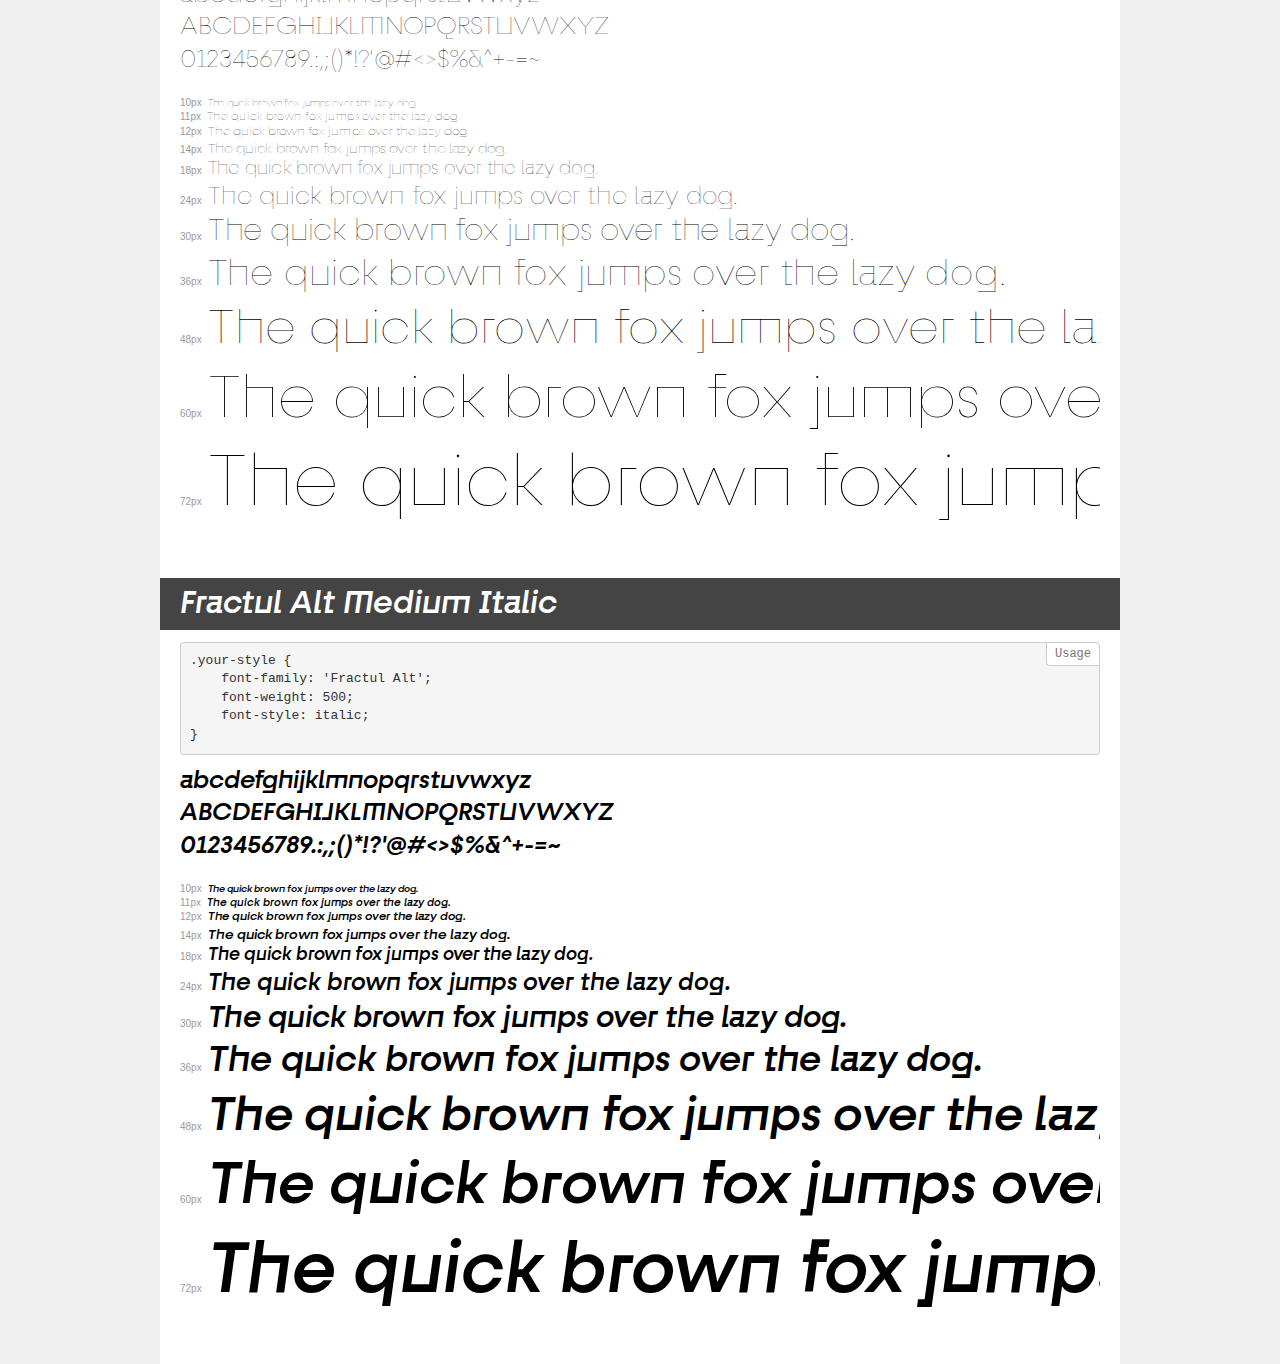
<file: jobsol/fonts/demo.html>
<!DOCTYPE html>
<html lang="en">
<head>
    <meta charset="utf-8">
    <meta http-equiv="X-UA-Compatible" content="IE=edge">
    <meta name="viewport" content="width=device-width, initial-scale=1">
    <meta name="robots" content="noindex, noarchive">
    <meta name="format-detection" content="telephone=no">
    <title>Transfonter demo</title>
    <link href="stylesheet.css" rel="stylesheet">
    <style>
        /*
        http://meyerweb.com/eric/tools/css/reset/
        v2.0 | 20110126
        License: none (public domain)
        */
        html, body, div, span, applet, object, iframe,
        h1, h2, h3, h4, h5, h6, p, blockquote, pre,
        a, abbr, acronym, address, big, cite, code,
        del, dfn, em, img, ins, kbd, q, s, samp,
        small, strike, strong, sub, sup, tt, var,
        b, u, i, center,
        dl, dt, dd, ol, ul, li,
        fieldset, form, label, legend,
        table, caption, tbody, tfoot, thead, tr, th, td,
        article, aside, canvas, details, embed,
        figure, figcaption, footer, header, hgroup,
        menu, nav, output, ruby, section, summary,
        time, mark, audio, video {
            margin: 0;
            padding: 0;
            border: 0;
            font-size: 100%;
            font: inherit;
            vertical-align: baseline;
        }
        /* HTML5 display-role reset for older browsers */
        article, aside, details, figcaption, figure,
        footer, header, hgroup, menu, nav, section {
            display: block;
        }
        body {
            line-height: 1;
        }
        ol, ul {
            list-style: none;
        }
        blockquote, q {
            quotes: none;
        }
        blockquote:before, blockquote:after,
        q:before, q:after {
            content: '';
            content: none;
        }
        table {
            border-collapse: collapse;
            border-spacing: 0;
        }
        /* demo styles */
        body {
            background: #f0f0f0;
            color: #000;
        }
        .page {
            background: #fff;
            width: 920px;
            margin: 0 auto;
            padding: 20px 20px 0 20px;
            overflow: hidden;
        }
        .font-container {
            overflow-x: auto;
            overflow-y: hidden;
            margin-bottom: 40px;
            line-height: 1.3;
            white-space: nowrap;
            padding-bottom: 5px;
        }
        h1 {
            position: relative;
            background: #444;
            font-size: 32px;
            color: #fff;
            padding: 10px 20px;
            margin: 0 -20px 12px -20px;
        }
        .letters {
            font-size: 25px;
            margin-bottom: 20px;
        }
        .s10:before {
            content: '10px';
        }
        .s11:before {
            content: '11px';
        }
        .s12:before {
            content: '12px';
        }
        .s14:before {
            content: '14px';
        }
        .s18:before {
            content: '18px';
        }
        .s24:before {
            content: '24px';
        }
        .s30:before {
            content: '30px';
        }
        .s36:before {
            content: '36px';
        }
        .s48:before {
            content: '48px';
        }
        .s60:before {
            content: '60px';
        }
        .s72:before {
            content: '72px';
        }
        .s10:before, .s11:before, .s12:before, .s14:before,
        .s18:before, .s24:before, .s30:before, .s36:before,
        .s48:before, .s60:before, .s72:before {
            font-family: Arial, sans-serif;
            font-size: 10px;
            font-weight: normal;
            font-style: normal;
            color: #999;
            padding-right: 6px;
        }
        pre {
            display: block;
            position: relative;
            padding: 9px;
            margin: 0 0 10px;
            font-family: Monaco, Menlo, Consolas, "Courier New", monospace;
            font-size: 13px;
            line-height: 1.428571429;
            color: #333;
            font-weight: normal;
            font-style: normal;
            background-color: #f5f5f5;
            border: 1px solid #ccc;
            overflow-x: auto;
            border-radius: 4px;
        }
        pre:after {
            display: block;
            position: absolute;
            right: 0;
            top: 0;
            content: 'Usage';
            line-height: 1;
            padding: 5px 8px;
            font-size: 12px;
            color: #767676;
            background-color: #fff;
            border: 1px solid #ccc;
            border-right: none;
            border-top: none;
            border-radius: 0 4px 0 4px;
            z-index: 10;
        }
        /* responsive */
        @media (max-width: 959px) {
            .page {
                width: auto;
                margin: 0;
            }
        }
    </style>
</head>
<body>
<div class="page">
    <div class="demo">
        <h1 style="font-family: 'Fractul Alt'; font-weight: 900; font-style: italic;">Fractul Alt Black Italic</h1>
        <pre>.your-style {
    font-family: 'Fractul Alt';
    font-weight: 900;
    font-style: italic;
}</pre>
        <div class="font-container" style="font-family: 'Fractul Alt'; font-weight: 900; font-style: italic;">
            <p class="letters">
                abcdefghijklmnopqrstuvwxyz<br>
ABCDEFGHIJKLMNOPQRSTUVWXYZ<br>
                0123456789.:,;()*!?'@#<>$%&^+-=~
            </p>
            <p class="s10" style="font-size: 10px;">The quick brown fox jumps over the lazy dog.</p>
            <p class="s11" style="font-size: 11px;">The quick brown fox jumps over the lazy dog.</p>
            <p class="s12" style="font-size: 12px;">The quick brown fox jumps over the lazy dog.</p>
            <p class="s14" style="font-size: 14px;">The quick brown fox jumps over the lazy dog.</p>
            <p class="s18" style="font-size: 18px;">The quick brown fox jumps over the lazy dog.</p>
            <p class="s24" style="font-size: 24px;">The quick brown fox jumps over the lazy dog.</p>
            <p class="s30" style="font-size: 30px;">The quick brown fox jumps over the lazy dog.</p>
            <p class="s36" style="font-size: 36px;">The quick brown fox jumps over the lazy dog.</p>
            <p class="s48" style="font-size: 48px;">The quick brown fox jumps over the lazy dog.</p>
            <p class="s60" style="font-size: 60px;">The quick brown fox jumps over the lazy dog.</p>
            <p class="s72" style="font-size: 72px;">The quick brown fox jumps over the lazy dog.</p>
        </div>
    </div>
    <div class="demo">
        <h1 style="font-family: 'Fractul Alt'; font-weight: normal; font-style: italic;">Fractul Alt Italic</h1>
        <pre>.your-style {
    font-family: 'Fractul Alt';
    font-weight: normal;
    font-style: italic;
}</pre>
        <div class="font-container" style="font-family: 'Fractul Alt'; font-weight: normal; font-style: italic;">
            <p class="letters">
                abcdefghijklmnopqrstuvwxyz<br>
ABCDEFGHIJKLMNOPQRSTUVWXYZ<br>
                0123456789.:,;()*!?'@#<>$%&^+-=~
            </p>
            <p class="s10" style="font-size: 10px;">The quick brown fox jumps over the lazy dog.</p>
            <p class="s11" style="font-size: 11px;">The quick brown fox jumps over the lazy dog.</p>
            <p class="s12" style="font-size: 12px;">The quick brown fox jumps over the lazy dog.</p>
            <p class="s14" style="font-size: 14px;">The quick brown fox jumps over the lazy dog.</p>
            <p class="s18" style="font-size: 18px;">The quick brown fox jumps over the lazy dog.</p>
            <p class="s24" style="font-size: 24px;">The quick brown fox jumps over the lazy dog.</p>
            <p class="s30" style="font-size: 30px;">The quick brown fox jumps over the lazy dog.</p>
            <p class="s36" style="font-size: 36px;">The quick brown fox jumps over the lazy dog.</p>
            <p class="s48" style="font-size: 48px;">The quick brown fox jumps over the lazy dog.</p>
            <p class="s60" style="font-size: 60px;">The quick brown fox jumps over the lazy dog.</p>
            <p class="s72" style="font-size: 72px;">The quick brown fox jumps over the lazy dog.</p>
        </div>
    </div>
    <div class="demo">
        <h1 style="font-family: 'Fractul Alt'; font-weight: normal; font-style: normal;">Fractul Alt Regular</h1>
        <pre>.your-style {
    font-family: 'Fractul Alt';
    font-weight: normal;
    font-style: normal;
}</pre>
        <div class="font-container" style="font-family: 'Fractul Alt'; font-weight: normal; font-style: normal;">
            <p class="letters">
                abcdefghijklmnopqrstuvwxyz<br>
ABCDEFGHIJKLMNOPQRSTUVWXYZ<br>
                0123456789.:,;()*!?'@#<>$%&^+-=~
            </p>
            <p class="s10" style="font-size: 10px;">The quick brown fox jumps over the lazy dog.</p>
            <p class="s11" style="font-size: 11px;">The quick brown fox jumps over the lazy dog.</p>
            <p class="s12" style="font-size: 12px;">The quick brown fox jumps over the lazy dog.</p>
            <p class="s14" style="font-size: 14px;">The quick brown fox jumps over the lazy dog.</p>
            <p class="s18" style="font-size: 18px;">The quick brown fox jumps over the lazy dog.</p>
            <p class="s24" style="font-size: 24px;">The quick brown fox jumps over the lazy dog.</p>
            <p class="s30" style="font-size: 30px;">The quick brown fox jumps over the lazy dog.</p>
            <p class="s36" style="font-size: 36px;">The quick brown fox jumps over the lazy dog.</p>
            <p class="s48" style="font-size: 48px;">The quick brown fox jumps over the lazy dog.</p>
            <p class="s60" style="font-size: 60px;">The quick brown fox jumps over the lazy dog.</p>
            <p class="s72" style="font-size: 72px;">The quick brown fox jumps over the lazy dog.</p>
        </div>
    </div>
    <div class="demo">
        <h1 style="font-family: 'Fractul Alt'; font-weight: 600; font-style: italic;">Fractul Alt SemiBold Italic</h1>
        <pre>.your-style {
    font-family: 'Fractul Alt';
    font-weight: 600;
    font-style: italic;
}</pre>
        <div class="font-container" style="font-family: 'Fractul Alt'; font-weight: 600; font-style: italic;">
            <p class="letters">
                abcdefghijklmnopqrstuvwxyz<br>
ABCDEFGHIJKLMNOPQRSTUVWXYZ<br>
                0123456789.:,;()*!?'@#<>$%&^+-=~
            </p>
            <p class="s10" style="font-size: 10px;">The quick brown fox jumps over the lazy dog.</p>
            <p class="s11" style="font-size: 11px;">The quick brown fox jumps over the lazy dog.</p>
            <p class="s12" style="font-size: 12px;">The quick brown fox jumps over the lazy dog.</p>
            <p class="s14" style="font-size: 14px;">The quick brown fox jumps over the lazy dog.</p>
            <p class="s18" style="font-size: 18px;">The quick brown fox jumps over the lazy dog.</p>
            <p class="s24" style="font-size: 24px;">The quick brown fox jumps over the lazy dog.</p>
            <p class="s30" style="font-size: 30px;">The quick brown fox jumps over the lazy dog.</p>
            <p class="s36" style="font-size: 36px;">The quick brown fox jumps over the lazy dog.</p>
            <p class="s48" style="font-size: 48px;">The quick brown fox jumps over the lazy dog.</p>
            <p class="s60" style="font-size: 60px;">The quick brown fox jumps over the lazy dog.</p>
            <p class="s72" style="font-size: 72px;">The quick brown fox jumps over the lazy dog.</p>
        </div>
    </div>
    <div class="demo">
        <h1 style="font-family: 'Fractul Alt Hairline'; font-weight: 200; font-style: italic;">Fractul Alt Hairline Italic</h1>
        <pre>.your-style {
    font-family: 'Fractul Alt Hairline';
    font-weight: 200;
    font-style: italic;
}</pre>
        <div class="font-container" style="font-family: 'Fractul Alt Hairline'; font-weight: 200; font-style: italic;">
            <p class="letters">
                abcdefghijklmnopqrstuvwxyz<br>
ABCDEFGHIJKLMNOPQRSTUVWXYZ<br>
                0123456789.:,;()*!?'@#<>$%&^+-=~
            </p>
            <p class="s10" style="font-size: 10px;">The quick brown fox jumps over the lazy dog.</p>
            <p class="s11" style="font-size: 11px;">The quick brown fox jumps over the lazy dog.</p>
            <p class="s12" style="font-size: 12px;">The quick brown fox jumps over the lazy dog.</p>
            <p class="s14" style="font-size: 14px;">The quick brown fox jumps over the lazy dog.</p>
            <p class="s18" style="font-size: 18px;">The quick brown fox jumps over the lazy dog.</p>
            <p class="s24" style="font-size: 24px;">The quick brown fox jumps over the lazy dog.</p>
            <p class="s30" style="font-size: 30px;">The quick brown fox jumps over the lazy dog.</p>
            <p class="s36" style="font-size: 36px;">The quick brown fox jumps over the lazy dog.</p>
            <p class="s48" style="font-size: 48px;">The quick brown fox jumps over the lazy dog.</p>
            <p class="s60" style="font-size: 60px;">The quick brown fox jumps over the lazy dog.</p>
            <p class="s72" style="font-size: 72px;">The quick brown fox jumps over the lazy dog.</p>
        </div>
    </div>
    <div class="demo">
        <h1 style="font-family: 'Fractul Alt'; font-weight: 800; font-style: italic;">Fractul Alt ExtraBold Italic</h1>
        <pre>.your-style {
    font-family: 'Fractul Alt';
    font-weight: 800;
    font-style: italic;
}</pre>
        <div class="font-container" style="font-family: 'Fractul Alt'; font-weight: 800; font-style: italic;">
            <p class="letters">
                abcdefghijklmnopqrstuvwxyz<br>
ABCDEFGHIJKLMNOPQRSTUVWXYZ<br>
                0123456789.:,;()*!?'@#<>$%&^+-=~
            </p>
            <p class="s10" style="font-size: 10px;">The quick brown fox jumps over the lazy dog.</p>
            <p class="s11" style="font-size: 11px;">The quick brown fox jumps over the lazy dog.</p>
            <p class="s12" style="font-size: 12px;">The quick brown fox jumps over the lazy dog.</p>
            <p class="s14" style="font-size: 14px;">The quick brown fox jumps over the lazy dog.</p>
            <p class="s18" style="font-size: 18px;">The quick brown fox jumps over the lazy dog.</p>
            <p class="s24" style="font-size: 24px;">The quick brown fox jumps over the lazy dog.</p>
            <p class="s30" style="font-size: 30px;">The quick brown fox jumps over the lazy dog.</p>
            <p class="s36" style="font-size: 36px;">The quick brown fox jumps over the lazy dog.</p>
            <p class="s48" style="font-size: 48px;">The quick brown fox jumps over the lazy dog.</p>
            <p class="s60" style="font-size: 60px;">The quick brown fox jumps over the lazy dog.</p>
            <p class="s72" style="font-size: 72px;">The quick brown fox jumps over the lazy dog.</p>
        </div>
    </div>
    <div class="demo">
        <h1 style="font-family: 'Fractul Alt'; font-weight: 300; font-style: normal;">Fractul Alt Light</h1>
        <pre>.your-style {
    font-family: 'Fractul Alt';
    font-weight: 300;
    font-style: normal;
}</pre>
        <div class="font-container" style="font-family: 'Fractul Alt'; font-weight: 300; font-style: normal;">
            <p class="letters">
                abcdefghijklmnopqrstuvwxyz<br>
ABCDEFGHIJKLMNOPQRSTUVWXYZ<br>
                0123456789.:,;()*!?'@#<>$%&^+-=~
            </p>
            <p class="s10" style="font-size: 10px;">The quick brown fox jumps over the lazy dog.</p>
            <p class="s11" style="font-size: 11px;">The quick brown fox jumps over the lazy dog.</p>
            <p class="s12" style="font-size: 12px;">The quick brown fox jumps over the lazy dog.</p>
            <p class="s14" style="font-size: 14px;">The quick brown fox jumps over the lazy dog.</p>
            <p class="s18" style="font-size: 18px;">The quick brown fox jumps over the lazy dog.</p>
            <p class="s24" style="font-size: 24px;">The quick brown fox jumps over the lazy dog.</p>
            <p class="s30" style="font-size: 30px;">The quick brown fox jumps over the lazy dog.</p>
            <p class="s36" style="font-size: 36px;">The quick brown fox jumps over the lazy dog.</p>
            <p class="s48" style="font-size: 48px;">The quick brown fox jumps over the lazy dog.</p>
            <p class="s60" style="font-size: 60px;">The quick brown fox jumps over the lazy dog.</p>
            <p class="s72" style="font-size: 72px;">The quick brown fox jumps over the lazy dog.</p>
        </div>
    </div>
    <div class="demo">
        <h1 style="font-family: 'Fractul Alt'; font-weight: 100; font-style: normal;">Fractul Alt Thin</h1>
        <pre>.your-style {
    font-family: 'Fractul Alt';
    font-weight: 100;
    font-style: normal;
}</pre>
        <div class="font-container" style="font-family: 'Fractul Alt'; font-weight: 100; font-style: normal;">
            <p class="letters">
                abcdefghijklmnopqrstuvwxyz<br>
ABCDEFGHIJKLMNOPQRSTUVWXYZ<br>
                0123456789.:,;()*!?'@#<>$%&^+-=~
            </p>
            <p class="s10" style="font-size: 10px;">The quick brown fox jumps over the lazy dog.</p>
            <p class="s11" style="font-size: 11px;">The quick brown fox jumps over the lazy dog.</p>
            <p class="s12" style="font-size: 12px;">The quick brown fox jumps over the lazy dog.</p>
            <p class="s14" style="font-size: 14px;">The quick brown fox jumps over the lazy dog.</p>
            <p class="s18" style="font-size: 18px;">The quick brown fox jumps over the lazy dog.</p>
            <p class="s24" style="font-size: 24px;">The quick brown fox jumps over the lazy dog.</p>
            <p class="s30" style="font-size: 30px;">The quick brown fox jumps over the lazy dog.</p>
            <p class="s36" style="font-size: 36px;">The quick brown fox jumps over the lazy dog.</p>
            <p class="s48" style="font-size: 48px;">The quick brown fox jumps over the lazy dog.</p>
            <p class="s60" style="font-size: 60px;">The quick brown fox jumps over the lazy dog.</p>
            <p class="s72" style="font-size: 72px;">The quick brown fox jumps over the lazy dog.</p>
        </div>
    </div>
    <div class="demo">
        <h1 style="font-family: 'Fractul Alt'; font-weight: 600; font-style: normal;">Fractul Alt SemiBold</h1>
        <pre>.your-style {
    font-family: 'Fractul Alt';
    font-weight: 600;
    font-style: normal;
}</pre>
        <div class="font-container" style="font-family: 'Fractul Alt'; font-weight: 600; font-style: normal;">
            <p class="letters">
                abcdefghijklmnopqrstuvwxyz<br>
ABCDEFGHIJKLMNOPQRSTUVWXYZ<br>
                0123456789.:,;()*!?'@#<>$%&^+-=~
            </p>
            <p class="s10" style="font-size: 10px;">The quick brown fox jumps over the lazy dog.</p>
            <p class="s11" style="font-size: 11px;">The quick brown fox jumps over the lazy dog.</p>
            <p class="s12" style="font-size: 12px;">The quick brown fox jumps over the lazy dog.</p>
            <p class="s14" style="font-size: 14px;">The quick brown fox jumps over the lazy dog.</p>
            <p class="s18" style="font-size: 18px;">The quick brown fox jumps over the lazy dog.</p>
            <p class="s24" style="font-size: 24px;">The quick brown fox jumps over the lazy dog.</p>
            <p class="s30" style="font-size: 30px;">The quick brown fox jumps over the lazy dog.</p>
            <p class="s36" style="font-size: 36px;">The quick brown fox jumps over the lazy dog.</p>
            <p class="s48" style="font-size: 48px;">The quick brown fox jumps over the lazy dog.</p>
            <p class="s60" style="font-size: 60px;">The quick brown fox jumps over the lazy dog.</p>
            <p class="s72" style="font-size: 72px;">The quick brown fox jumps over the lazy dog.</p>
        </div>
    </div>
    <div class="demo">
        <h1 style="font-family: 'Fractul Alt'; font-weight: 900; font-style: normal;">Fractul Alt Black</h1>
        <pre>.your-style {
    font-family: 'Fractul Alt';
    font-weight: 900;
    font-style: normal;
}</pre>
        <div class="font-container" style="font-family: 'Fractul Alt'; font-weight: 900; font-style: normal;">
            <p class="letters">
                abcdefghijklmnopqrstuvwxyz<br>
ABCDEFGHIJKLMNOPQRSTUVWXYZ<br>
                0123456789.:,;()*!?'@#<>$%&^+-=~
            </p>
            <p class="s10" style="font-size: 10px;">The quick brown fox jumps over the lazy dog.</p>
            <p class="s11" style="font-size: 11px;">The quick brown fox jumps over the lazy dog.</p>
            <p class="s12" style="font-size: 12px;">The quick brown fox jumps over the lazy dog.</p>
            <p class="s14" style="font-size: 14px;">The quick brown fox jumps over the lazy dog.</p>
            <p class="s18" style="font-size: 18px;">The quick brown fox jumps over the lazy dog.</p>
            <p class="s24" style="font-size: 24px;">The quick brown fox jumps over the lazy dog.</p>
            <p class="s30" style="font-size: 30px;">The quick brown fox jumps over the lazy dog.</p>
            <p class="s36" style="font-size: 36px;">The quick brown fox jumps over the lazy dog.</p>
            <p class="s48" style="font-size: 48px;">The quick brown fox jumps over the lazy dog.</p>
            <p class="s60" style="font-size: 60px;">The quick brown fox jumps over the lazy dog.</p>
            <p class="s72" style="font-size: 72px;">The quick brown fox jumps over the lazy dog.</p>
        </div>
    </div>
    <div class="demo">
        <h1 style="font-family: 'Fractul Alt'; font-weight: bold; font-style: italic;">Fractul Alt Bold Italic</h1>
        <pre>.your-style {
    font-family: 'Fractul Alt';
    font-weight: bold;
    font-style: italic;
}</pre>
        <div class="font-container" style="font-family: 'Fractul Alt'; font-weight: bold; font-style: italic;">
            <p class="letters">
                abcdefghijklmnopqrstuvwxyz<br>
ABCDEFGHIJKLMNOPQRSTUVWXYZ<br>
                0123456789.:,;()*!?'@#<>$%&^+-=~
            </p>
            <p class="s10" style="font-size: 10px;">The quick brown fox jumps over the lazy dog.</p>
            <p class="s11" style="font-size: 11px;">The quick brown fox jumps over the lazy dog.</p>
            <p class="s12" style="font-size: 12px;">The quick brown fox jumps over the lazy dog.</p>
            <p class="s14" style="font-size: 14px;">The quick brown fox jumps over the lazy dog.</p>
            <p class="s18" style="font-size: 18px;">The quick brown fox jumps over the lazy dog.</p>
            <p class="s24" style="font-size: 24px;">The quick brown fox jumps over the lazy dog.</p>
            <p class="s30" style="font-size: 30px;">The quick brown fox jumps over the lazy dog.</p>
            <p class="s36" style="font-size: 36px;">The quick brown fox jumps over the lazy dog.</p>
            <p class="s48" style="font-size: 48px;">The quick brown fox jumps over the lazy dog.</p>
            <p class="s60" style="font-size: 60px;">The quick brown fox jumps over the lazy dog.</p>
            <p class="s72" style="font-size: 72px;">The quick brown fox jumps over the lazy dog.</p>
        </div>
    </div>
    <div class="demo">
        <h1 style="font-family: 'Fractul Alt'; font-weight: 800; font-style: normal;">Fractul Alt ExtraBold</h1>
        <pre>.your-style {
    font-family: 'Fractul Alt';
    font-weight: 800;
    font-style: normal;
}</pre>
        <div class="font-container" style="font-family: 'Fractul Alt'; font-weight: 800; font-style: normal;">
            <p class="letters">
                abcdefghijklmnopqrstuvwxyz<br>
ABCDEFGHIJKLMNOPQRSTUVWXYZ<br>
                0123456789.:,;()*!?'@#<>$%&^+-=~
            </p>
            <p class="s10" style="font-size: 10px;">The quick brown fox jumps over the lazy dog.</p>
            <p class="s11" style="font-size: 11px;">The quick brown fox jumps over the lazy dog.</p>
            <p class="s12" style="font-size: 12px;">The quick brown fox jumps over the lazy dog.</p>
            <p class="s14" style="font-size: 14px;">The quick brown fox jumps over the lazy dog.</p>
            <p class="s18" style="font-size: 18px;">The quick brown fox jumps over the lazy dog.</p>
            <p class="s24" style="font-size: 24px;">The quick brown fox jumps over the lazy dog.</p>
            <p class="s30" style="font-size: 30px;">The quick brown fox jumps over the lazy dog.</p>
            <p class="s36" style="font-size: 36px;">The quick brown fox jumps over the lazy dog.</p>
            <p class="s48" style="font-size: 48px;">The quick brown fox jumps over the lazy dog.</p>
            <p class="s60" style="font-size: 60px;">The quick brown fox jumps over the lazy dog.</p>
            <p class="s72" style="font-size: 72px;">The quick brown fox jumps over the lazy dog.</p>
        </div>
    </div>
    <div class="demo">
        <h1 style="font-family: 'Fractul Alt'; font-weight: 100; font-style: italic;">Fractul Alt Thin Italic</h1>
        <pre>.your-style {
    font-family: 'Fractul Alt';
    font-weight: 100;
    font-style: italic;
}</pre>
        <div class="font-container" style="font-family: 'Fractul Alt'; font-weight: 100; font-style: italic;">
            <p class="letters">
                abcdefghijklmnopqrstuvwxyz<br>
ABCDEFGHIJKLMNOPQRSTUVWXYZ<br>
                0123456789.:,;()*!?'@#<>$%&^+-=~
            </p>
            <p class="s10" style="font-size: 10px;">The quick brown fox jumps over the lazy dog.</p>
            <p class="s11" style="font-size: 11px;">The quick brown fox jumps over the lazy dog.</p>
            <p class="s12" style="font-size: 12px;">The quick brown fox jumps over the lazy dog.</p>
            <p class="s14" style="font-size: 14px;">The quick brown fox jumps over the lazy dog.</p>
            <p class="s18" style="font-size: 18px;">The quick brown fox jumps over the lazy dog.</p>
            <p class="s24" style="font-size: 24px;">The quick brown fox jumps over the lazy dog.</p>
            <p class="s30" style="font-size: 30px;">The quick brown fox jumps over the lazy dog.</p>
            <p class="s36" style="font-size: 36px;">The quick brown fox jumps over the lazy dog.</p>
            <p class="s48" style="font-size: 48px;">The quick brown fox jumps over the lazy dog.</p>
            <p class="s60" style="font-size: 60px;">The quick brown fox jumps over the lazy dog.</p>
            <p class="s72" style="font-size: 72px;">The quick brown fox jumps over the lazy dog.</p>
        </div>
    </div>
    <div class="demo">
        <h1 style="font-family: 'Fractul Alt'; font-weight: 500; font-style: normal;">Fractul Alt Medium</h1>
        <pre>.your-style {
    font-family: 'Fractul Alt';
    font-weight: 500;
    font-style: normal;
}</pre>
        <div class="font-container" style="font-family: 'Fractul Alt'; font-weight: 500; font-style: normal;">
            <p class="letters">
                abcdefghijklmnopqrstuvwxyz<br>
ABCDEFGHIJKLMNOPQRSTUVWXYZ<br>
                0123456789.:,;()*!?'@#<>$%&^+-=~
            </p>
            <p class="s10" style="font-size: 10px;">The quick brown fox jumps over the lazy dog.</p>
            <p class="s11" style="font-size: 11px;">The quick brown fox jumps over the lazy dog.</p>
            <p class="s12" style="font-size: 12px;">The quick brown fox jumps over the lazy dog.</p>
            <p class="s14" style="font-size: 14px;">The quick brown fox jumps over the lazy dog.</p>
            <p class="s18" style="font-size: 18px;">The quick brown fox jumps over the lazy dog.</p>
            <p class="s24" style="font-size: 24px;">The quick brown fox jumps over the lazy dog.</p>
            <p class="s30" style="font-size: 30px;">The quick brown fox jumps over the lazy dog.</p>
            <p class="s36" style="font-size: 36px;">The quick brown fox jumps over the lazy dog.</p>
            <p class="s48" style="font-size: 48px;">The quick brown fox jumps over the lazy dog.</p>
            <p class="s60" style="font-size: 60px;">The quick brown fox jumps over the lazy dog.</p>
            <p class="s72" style="font-size: 72px;">The quick brown fox jumps over the lazy dog.</p>
        </div>
    </div>
    <div class="demo">
        <h1 style="font-family: 'Fractul Alt'; font-weight: 300; font-style: italic;">Fractul Alt Light Italic</h1>
        <pre>.your-style {
    font-family: 'Fractul Alt';
    font-weight: 300;
    font-style: italic;
}</pre>
        <div class="font-container" style="font-family: 'Fractul Alt'; font-weight: 300; font-style: italic;">
            <p class="letters">
                abcdefghijklmnopqrstuvwxyz<br>
ABCDEFGHIJKLMNOPQRSTUVWXYZ<br>
                0123456789.:,;()*!?'@#<>$%&^+-=~
            </p>
            <p class="s10" style="font-size: 10px;">The quick brown fox jumps over the lazy dog.</p>
            <p class="s11" style="font-size: 11px;">The quick brown fox jumps over the lazy dog.</p>
            <p class="s12" style="font-size: 12px;">The quick brown fox jumps over the lazy dog.</p>
            <p class="s14" style="font-size: 14px;">The quick brown fox jumps over the lazy dog.</p>
            <p class="s18" style="font-size: 18px;">The quick brown fox jumps over the lazy dog.</p>
            <p class="s24" style="font-size: 24px;">The quick brown fox jumps over the lazy dog.</p>
            <p class="s30" style="font-size: 30px;">The quick brown fox jumps over the lazy dog.</p>
            <p class="s36" style="font-size: 36px;">The quick brown fox jumps over the lazy dog.</p>
            <p class="s48" style="font-size: 48px;">The quick brown fox jumps over the lazy dog.</p>
            <p class="s60" style="font-size: 60px;">The quick brown fox jumps over the lazy dog.</p>
            <p class="s72" style="font-size: 72px;">The quick brown fox jumps over the lazy dog.</p>
        </div>
    </div>
    <div class="demo">
        <h1 style="font-family: 'Fractul Alt'; font-weight: bold; font-style: normal;">Fractul Alt Bold</h1>
        <pre>.your-style {
    font-family: 'Fractul Alt';
    font-weight: bold;
    font-style: normal;
}</pre>
        <div class="font-container" style="font-family: 'Fractul Alt'; font-weight: bold; font-style: normal;">
            <p class="letters">
                abcdefghijklmnopqrstuvwxyz<br>
ABCDEFGHIJKLMNOPQRSTUVWXYZ<br>
                0123456789.:,;()*!?'@#<>$%&^+-=~
            </p>
            <p class="s10" style="font-size: 10px;">The quick brown fox jumps over the lazy dog.</p>
            <p class="s11" style="font-size: 11px;">The quick brown fox jumps over the lazy dog.</p>
            <p class="s12" style="font-size: 12px;">The quick brown fox jumps over the lazy dog.</p>
            <p class="s14" style="font-size: 14px;">The quick brown fox jumps over the lazy dog.</p>
            <p class="s18" style="font-size: 18px;">The quick brown fox jumps over the lazy dog.</p>
            <p class="s24" style="font-size: 24px;">The quick brown fox jumps over the lazy dog.</p>
            <p class="s30" style="font-size: 30px;">The quick brown fox jumps over the lazy dog.</p>
            <p class="s36" style="font-size: 36px;">The quick brown fox jumps over the lazy dog.</p>
            <p class="s48" style="font-size: 48px;">The quick brown fox jumps over the lazy dog.</p>
            <p class="s60" style="font-size: 60px;">The quick brown fox jumps over the lazy dog.</p>
            <p class="s72" style="font-size: 72px;">The quick brown fox jumps over the lazy dog.</p>
        </div>
    </div>
    <div class="demo">
        <h1 style="font-family: 'Fractul Alt Hairline'; font-weight: 200; font-style: normal;">Fractul Alt Hairline</h1>
        <pre>.your-style {
    font-family: 'Fractul Alt Hairline';
    font-weight: 200;
    font-style: normal;
}</pre>
        <div class="font-container" style="font-family: 'Fractul Alt Hairline'; font-weight: 200; font-style: normal;">
            <p class="letters">
                abcdefghijklmnopqrstuvwxyz<br>
ABCDEFGHIJKLMNOPQRSTUVWXYZ<br>
                0123456789.:,;()*!?'@#<>$%&^+-=~
            </p>
            <p class="s10" style="font-size: 10px;">The quick brown fox jumps over the lazy dog.</p>
            <p class="s11" style="font-size: 11px;">The quick brown fox jumps over the lazy dog.</p>
            <p class="s12" style="font-size: 12px;">The quick brown fox jumps over the lazy dog.</p>
            <p class="s14" style="font-size: 14px;">The quick brown fox jumps over the lazy dog.</p>
            <p class="s18" style="font-size: 18px;">The quick brown fox jumps over the lazy dog.</p>
            <p class="s24" style="font-size: 24px;">The quick brown fox jumps over the lazy dog.</p>
            <p class="s30" style="font-size: 30px;">The quick brown fox jumps over the lazy dog.</p>
            <p class="s36" style="font-size: 36px;">The quick brown fox jumps over the lazy dog.</p>
            <p class="s48" style="font-size: 48px;">The quick brown fox jumps over the lazy dog.</p>
            <p class="s60" style="font-size: 60px;">The quick brown fox jumps over the lazy dog.</p>
            <p class="s72" style="font-size: 72px;">The quick brown fox jumps over the lazy dog.</p>
        </div>
    </div>
    <div class="demo">
        <h1 style="font-family: 'Fractul Alt'; font-weight: 500; font-style: italic;">Fractul Alt Medium Italic</h1>
        <pre>.your-style {
    font-family: 'Fractul Alt';
    font-weight: 500;
    font-style: italic;
}</pre>
        <div class="font-container" style="font-family: 'Fractul Alt'; font-weight: 500; font-style: italic;">
            <p class="letters">
                abcdefghijklmnopqrstuvwxyz<br>
ABCDEFGHIJKLMNOPQRSTUVWXYZ<br>
                0123456789.:,;()*!?'@#<>$%&^+-=~
            </p>
            <p class="s10" style="font-size: 10px;">The quick brown fox jumps over the lazy dog.</p>
            <p class="s11" style="font-size: 11px;">The quick brown fox jumps over the lazy dog.</p>
            <p class="s12" style="font-size: 12px;">The quick brown fox jumps over the lazy dog.</p>
            <p class="s14" style="font-size: 14px;">The quick brown fox jumps over the lazy dog.</p>
            <p class="s18" style="font-size: 18px;">The quick brown fox jumps over the lazy dog.</p>
            <p class="s24" style="font-size: 24px;">The quick brown fox jumps over the lazy dog.</p>
            <p class="s30" style="font-size: 30px;">The quick brown fox jumps over the lazy dog.</p>
            <p class="s36" style="font-size: 36px;">The quick brown fox jumps over the lazy dog.</p>
            <p class="s48" style="font-size: 48px;">The quick brown fox jumps over the lazy dog.</p>
            <p class="s60" style="font-size: 60px;">The quick brown fox jumps over the lazy dog.</p>
            <p class="s72" style="font-size: 72px;">The quick brown fox jumps over the lazy dog.</p>
        </div>
    </div>
</div>
</body>
</html>
</file>
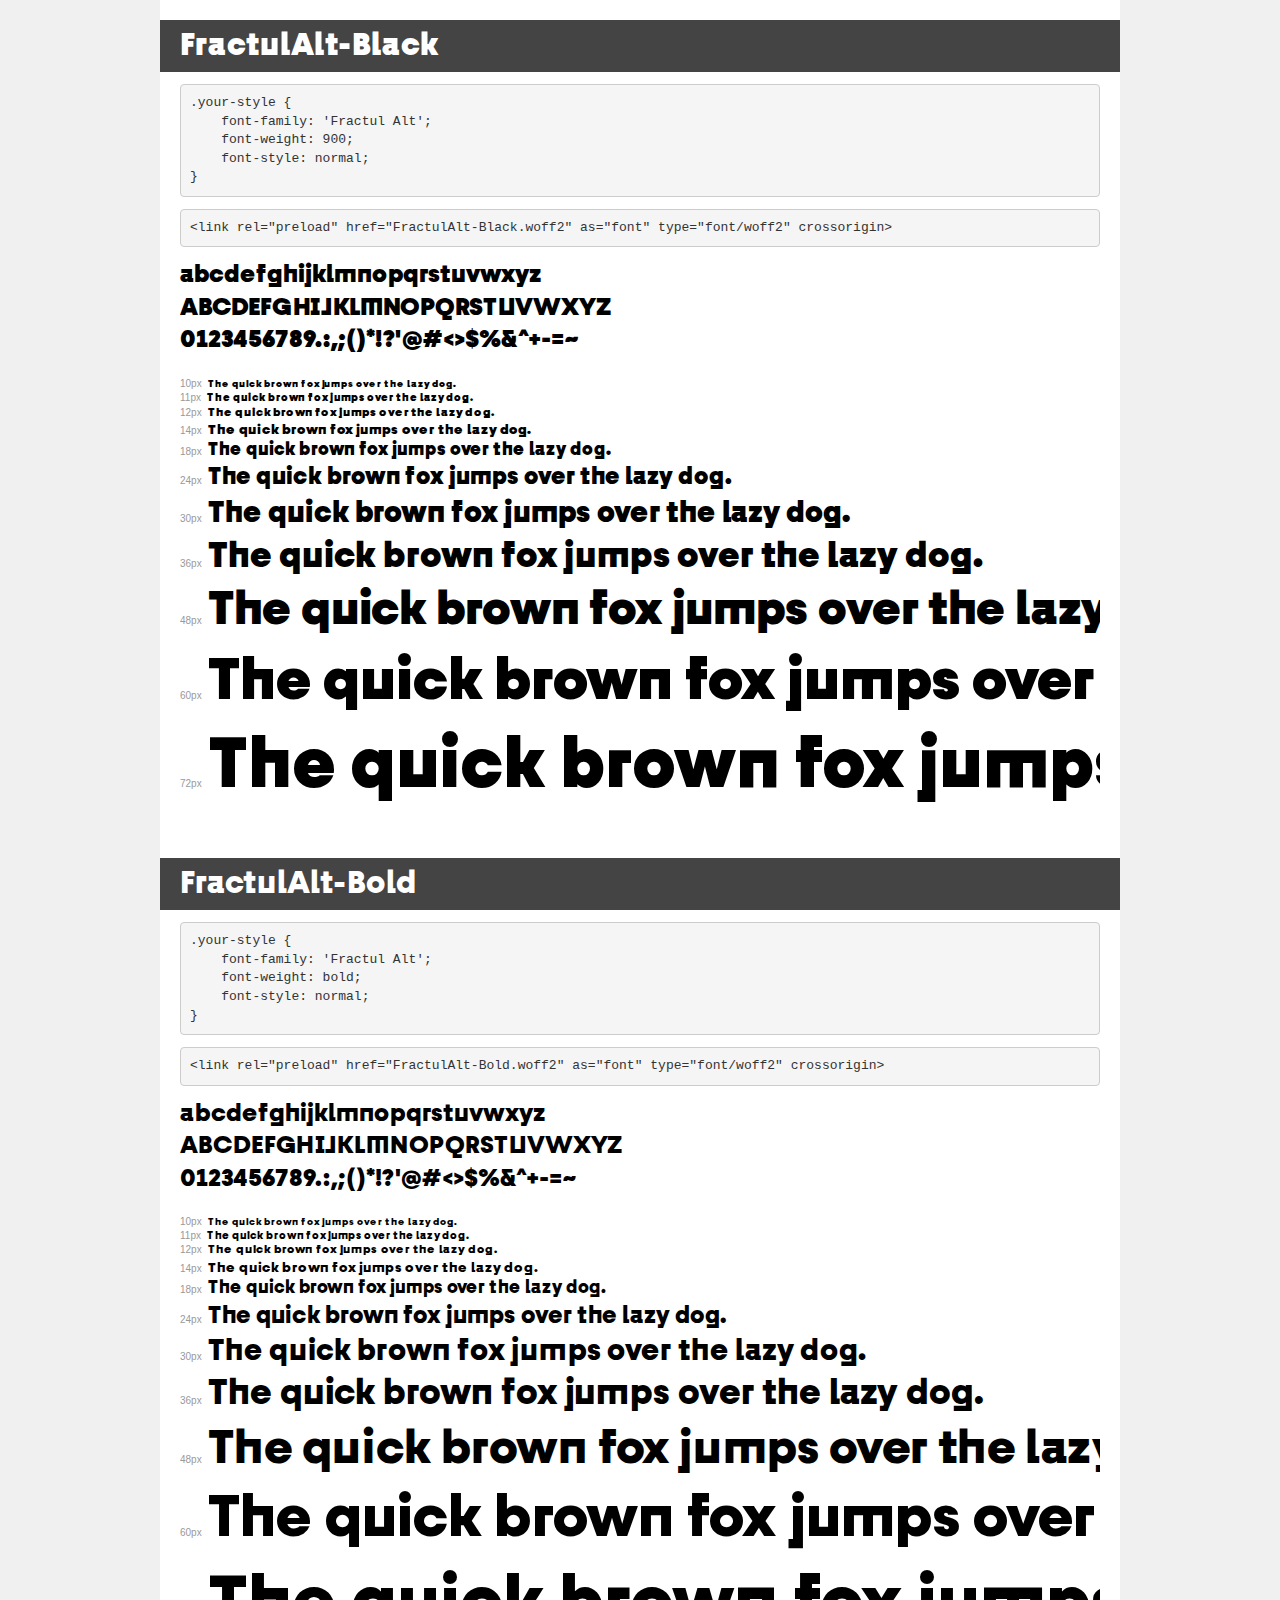
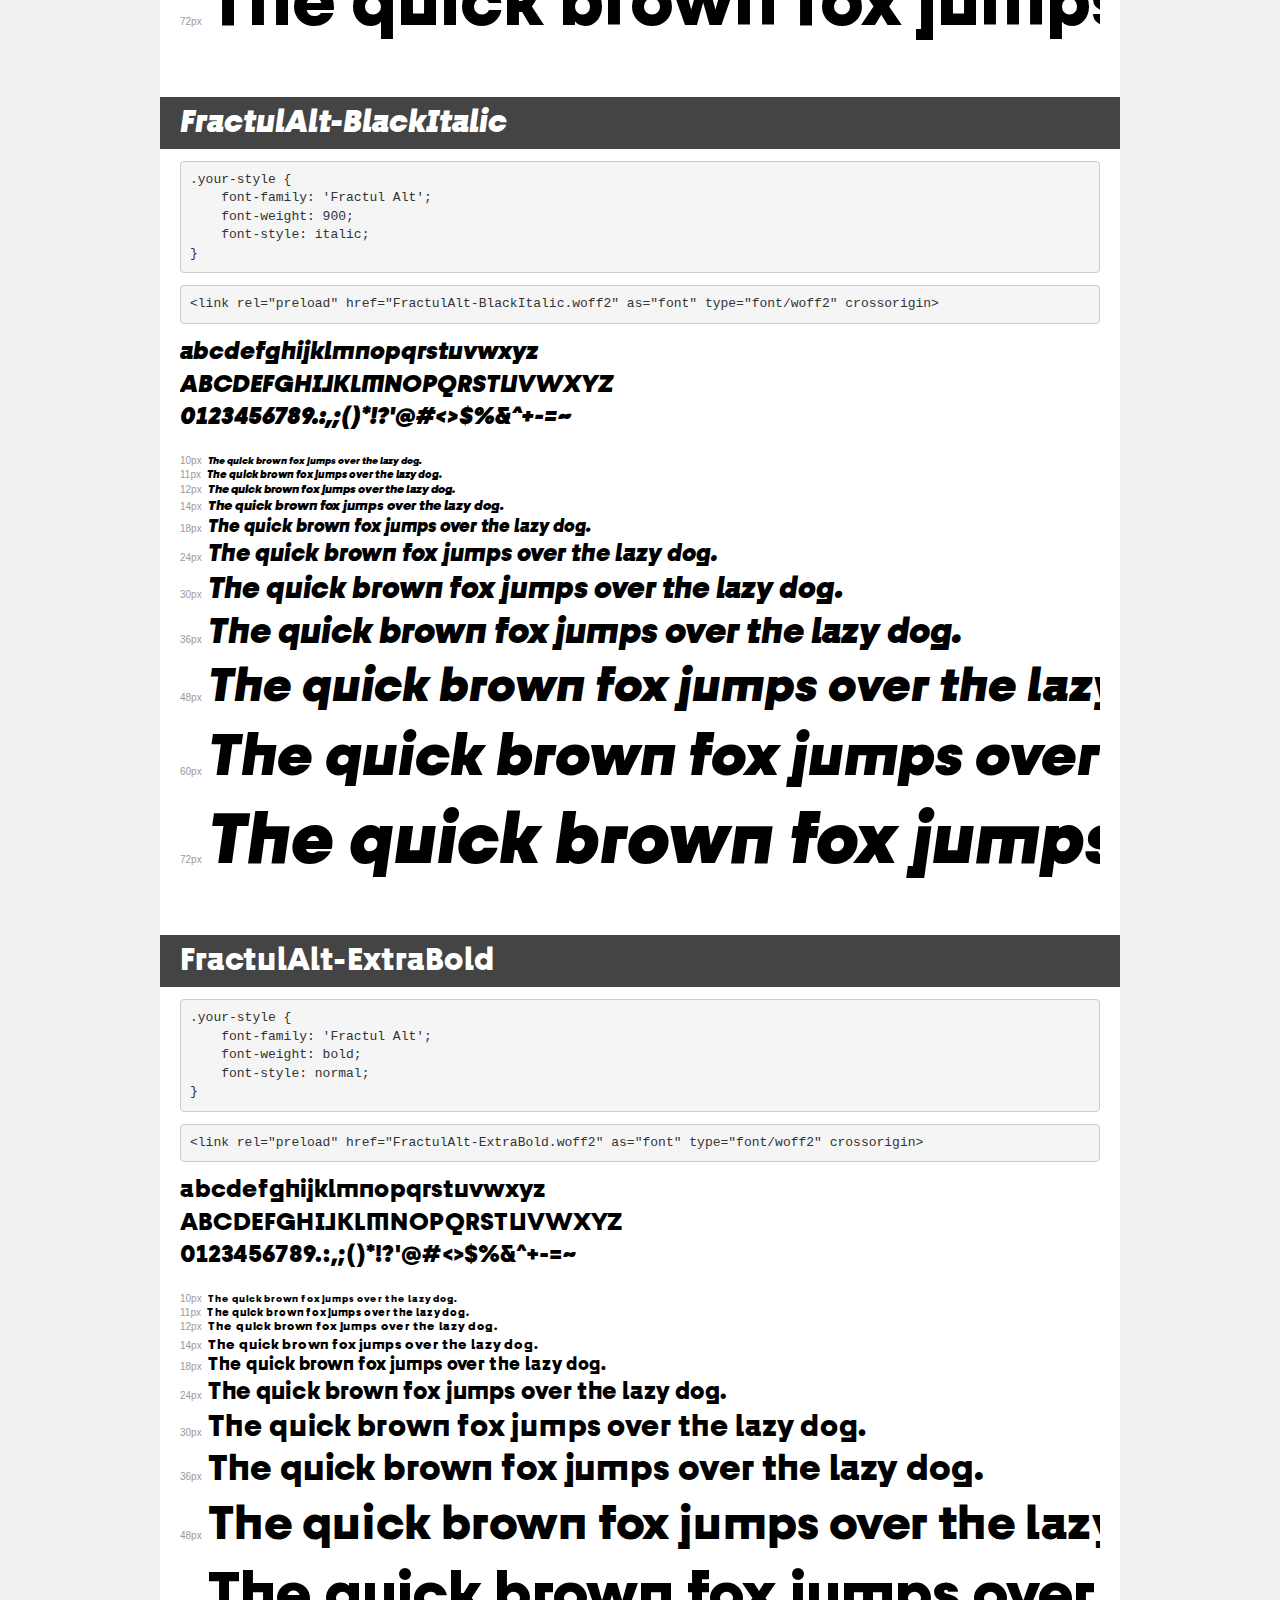
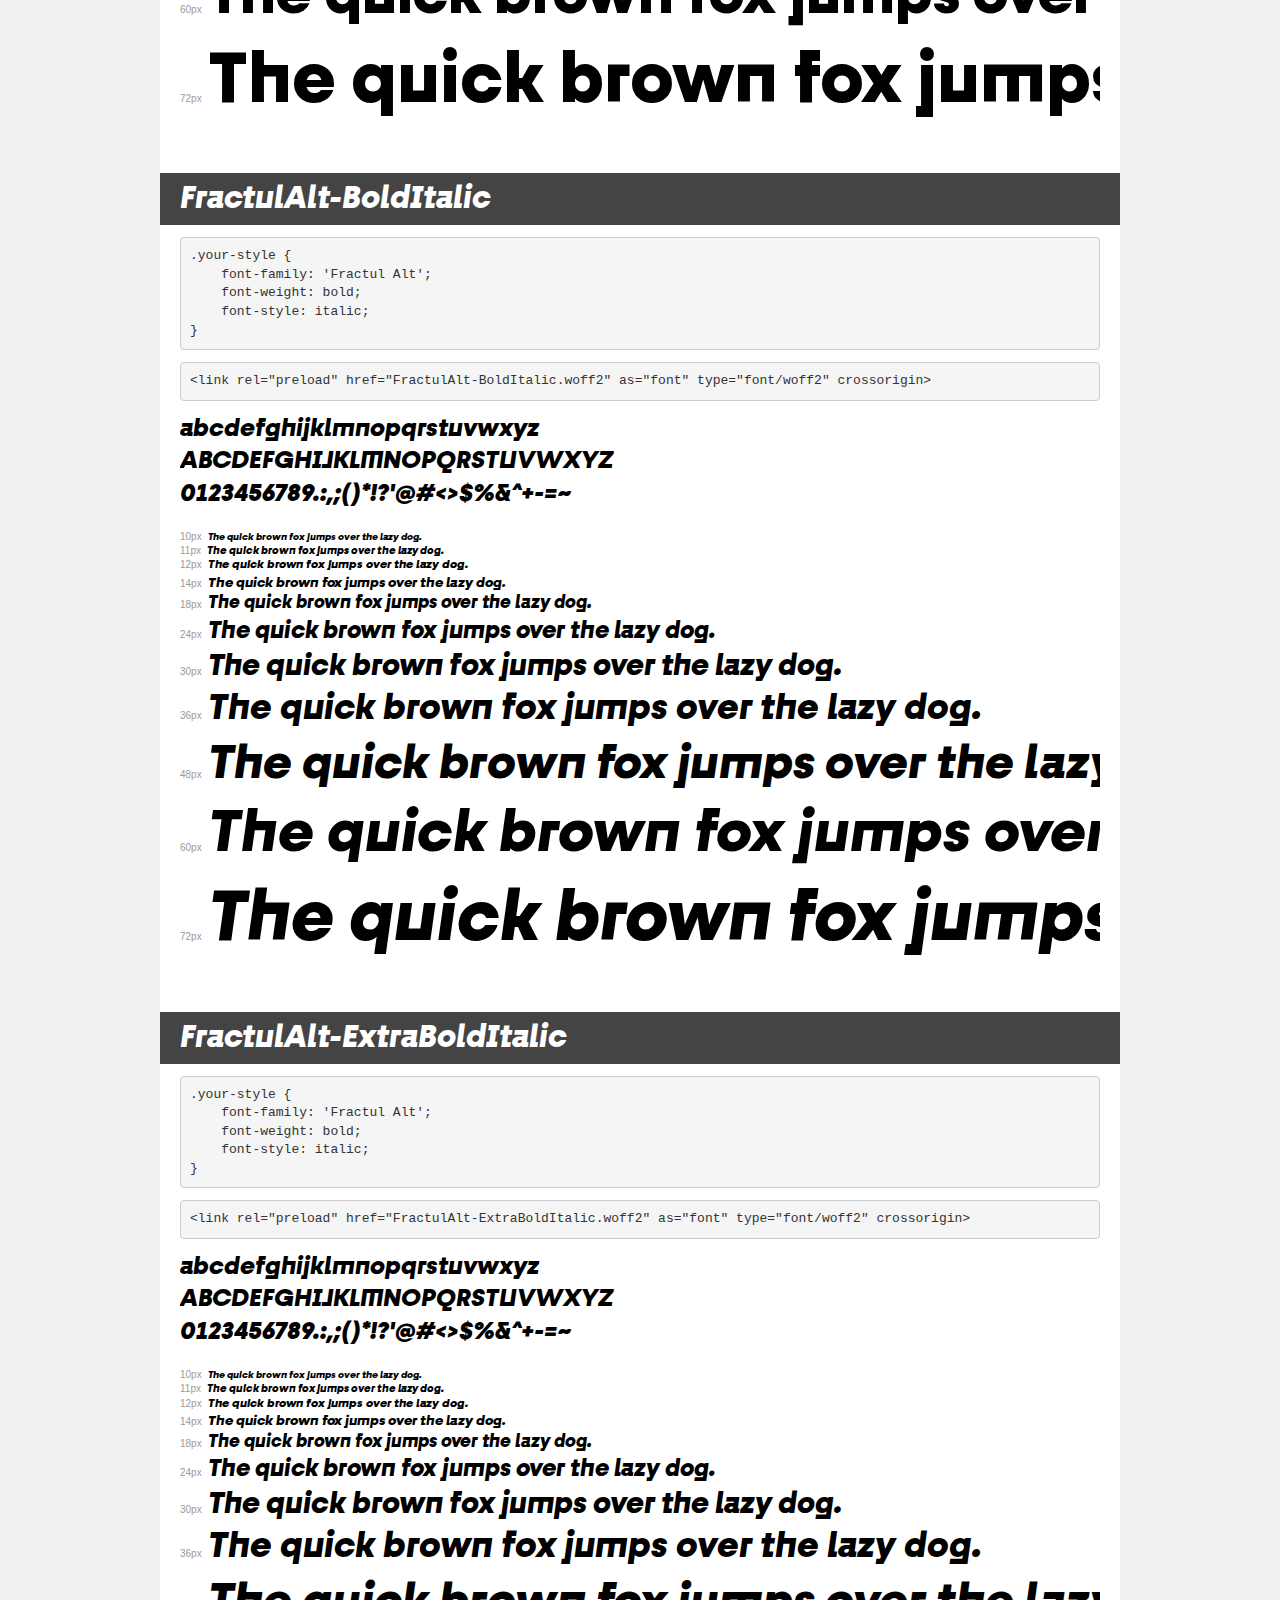
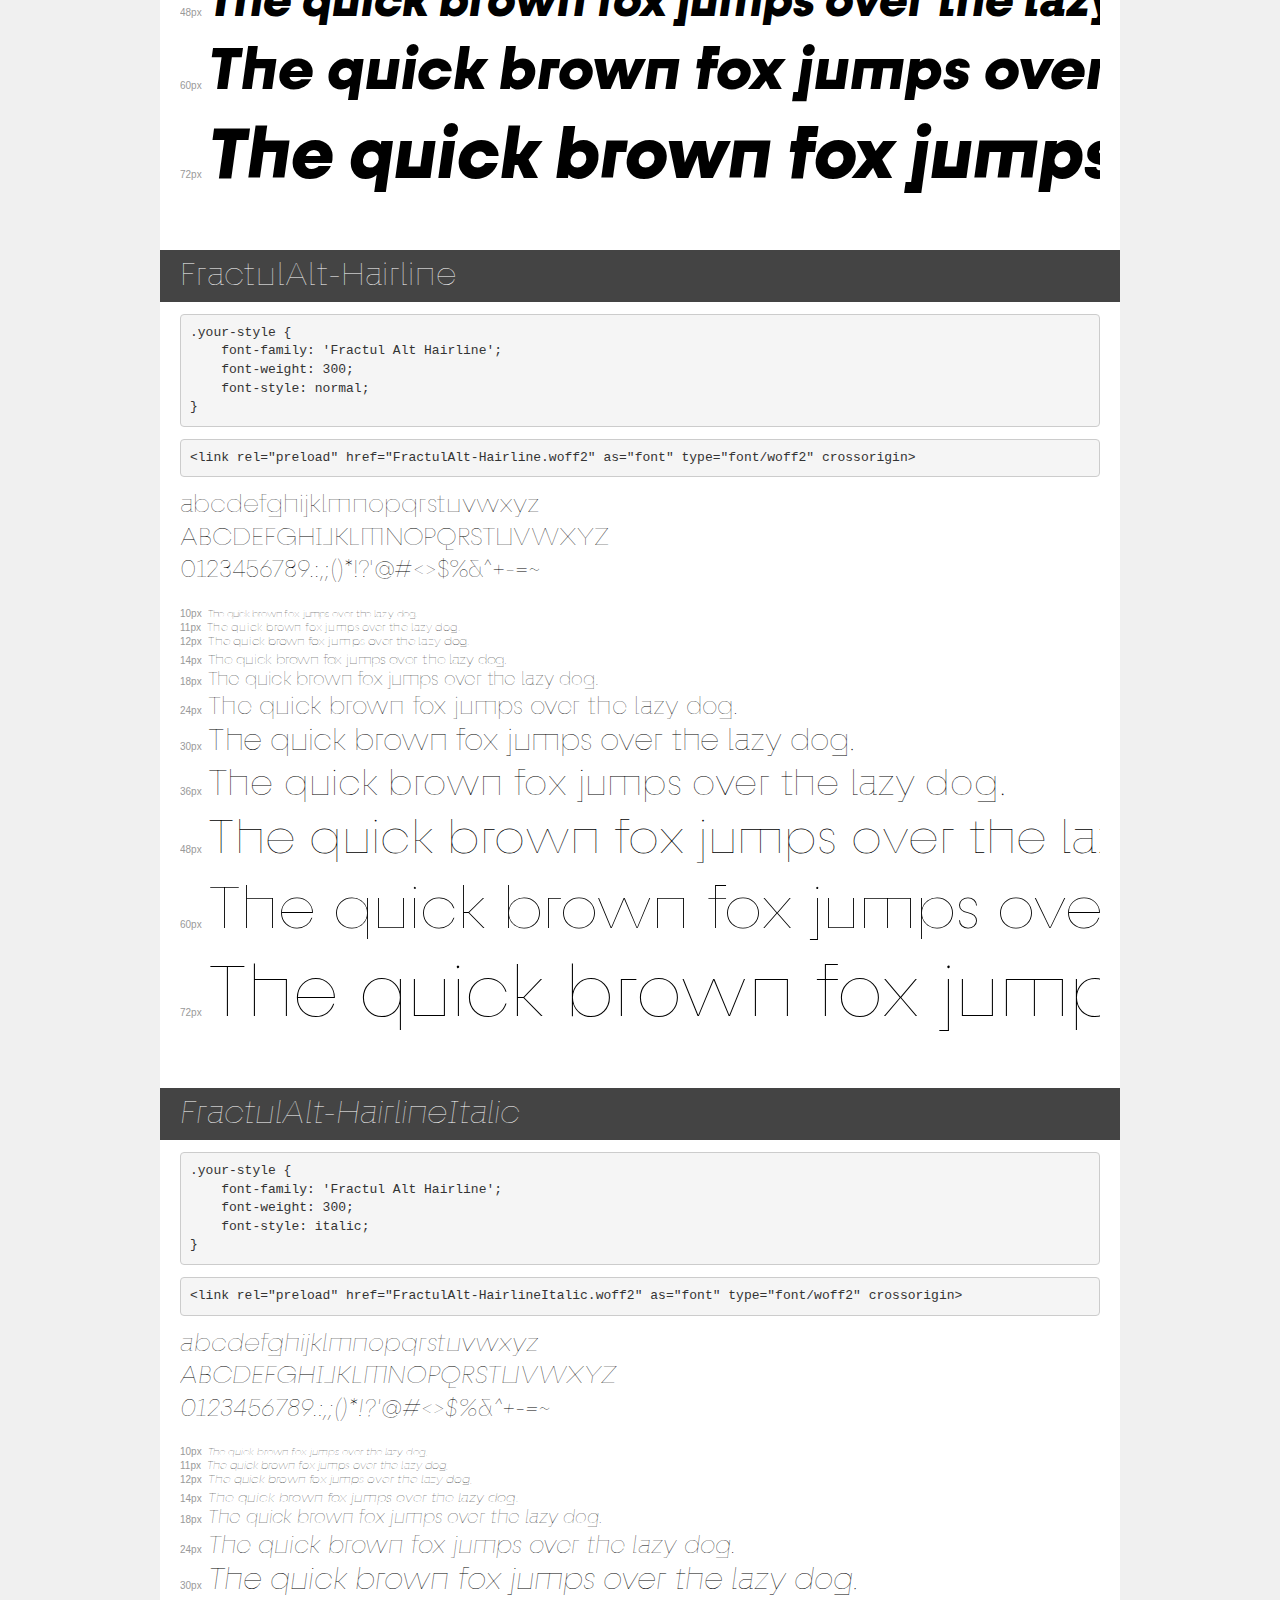
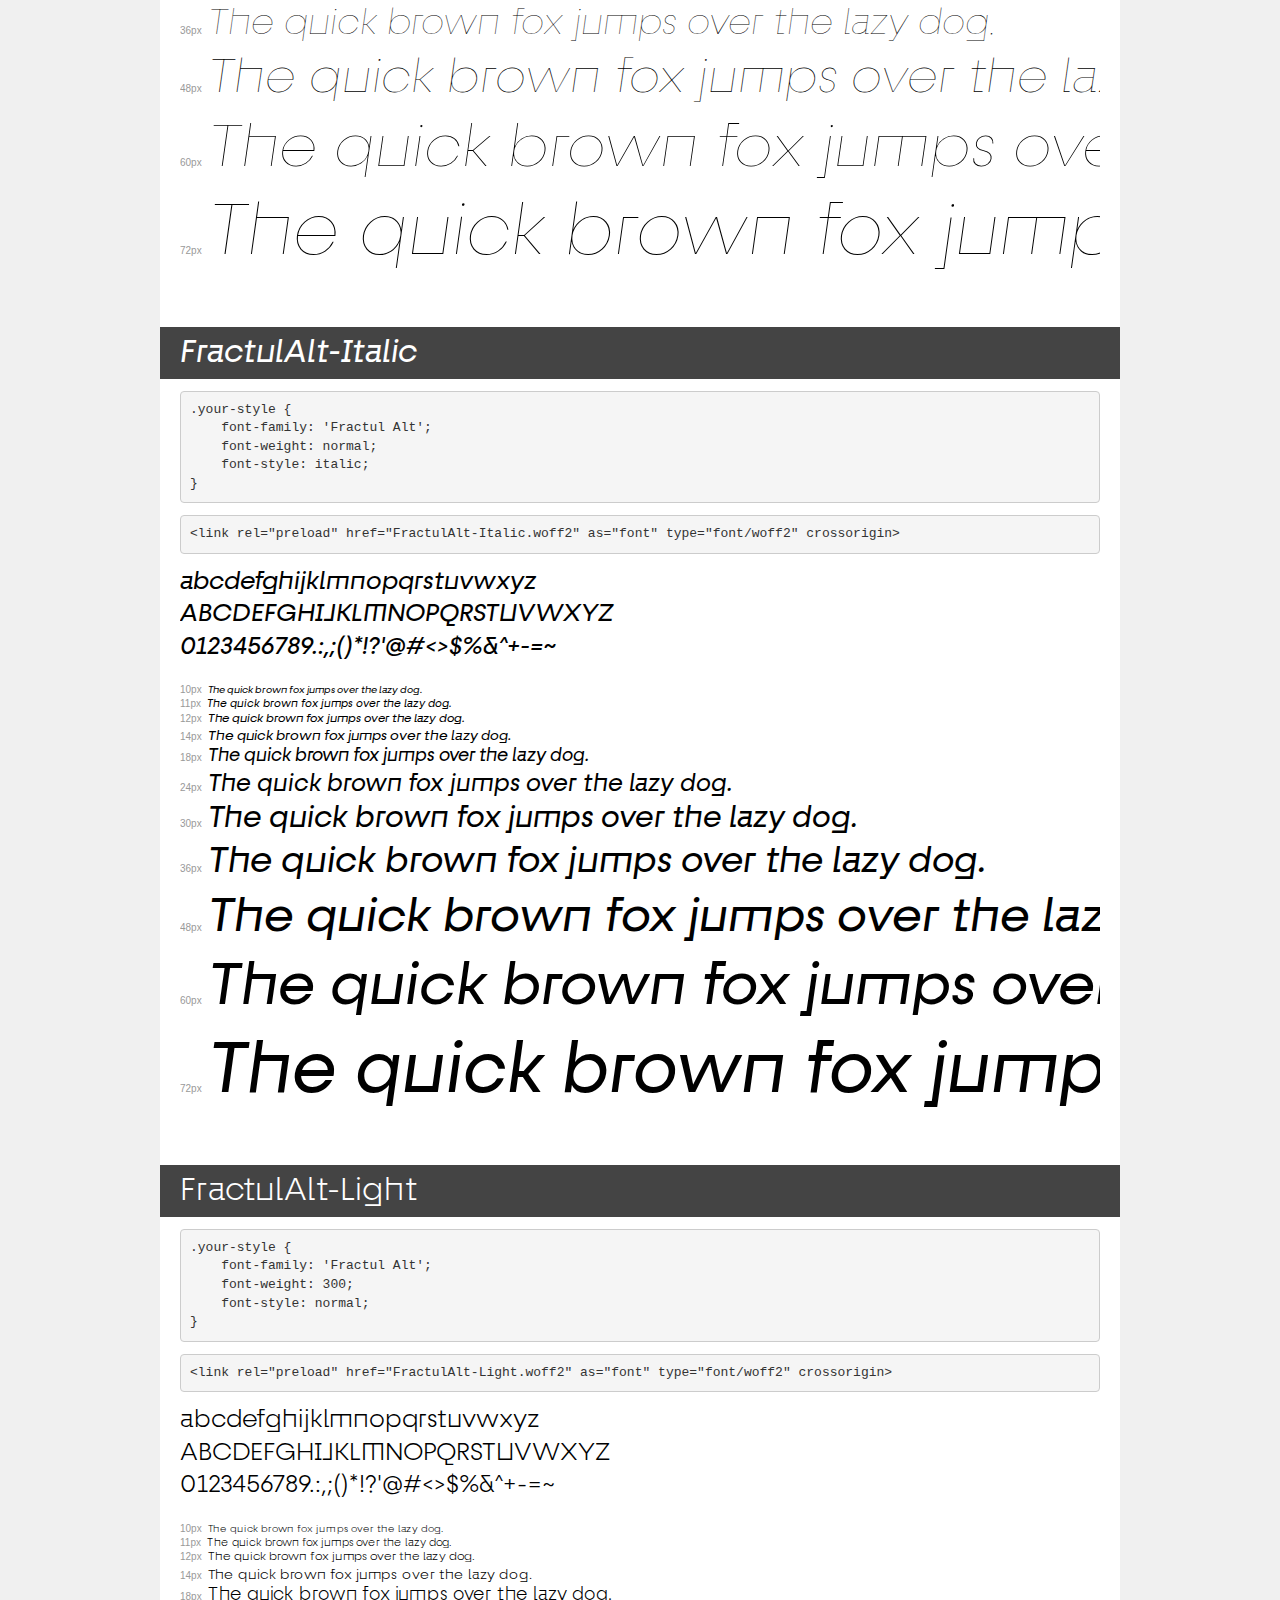
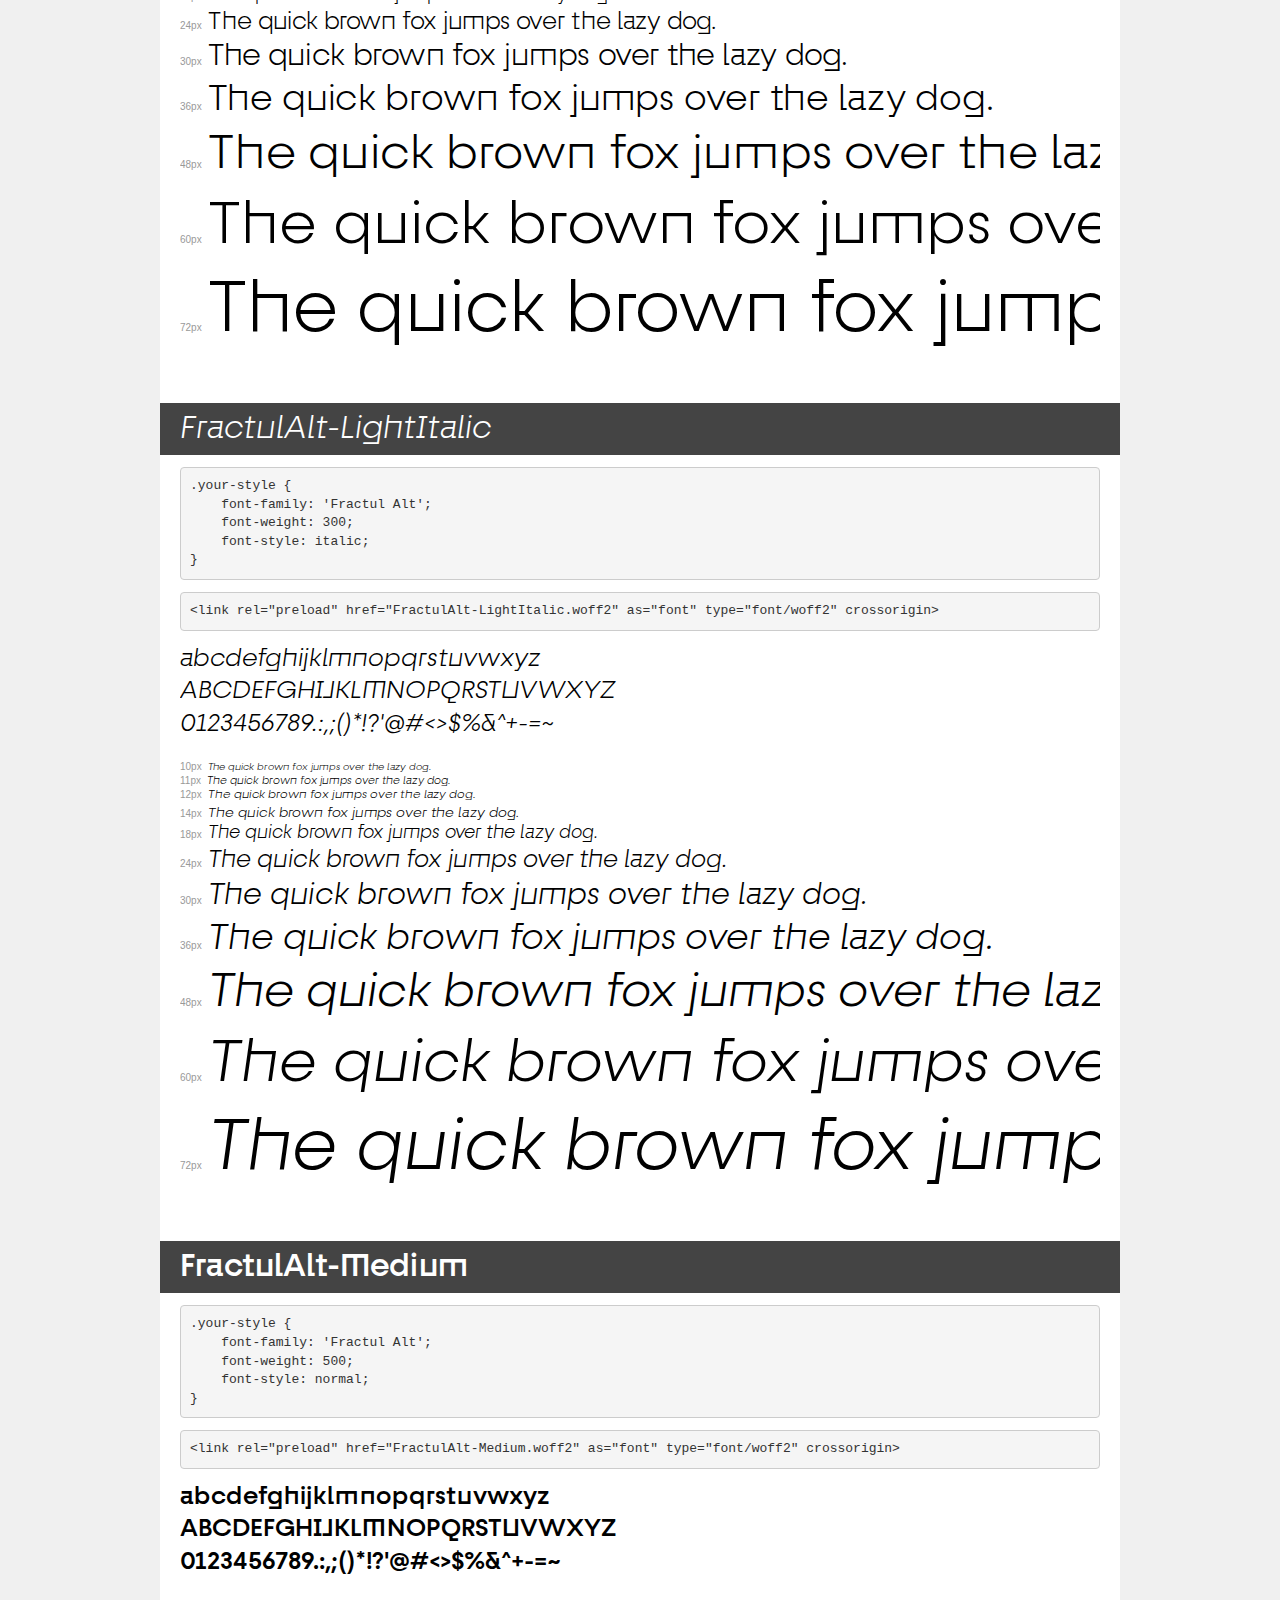
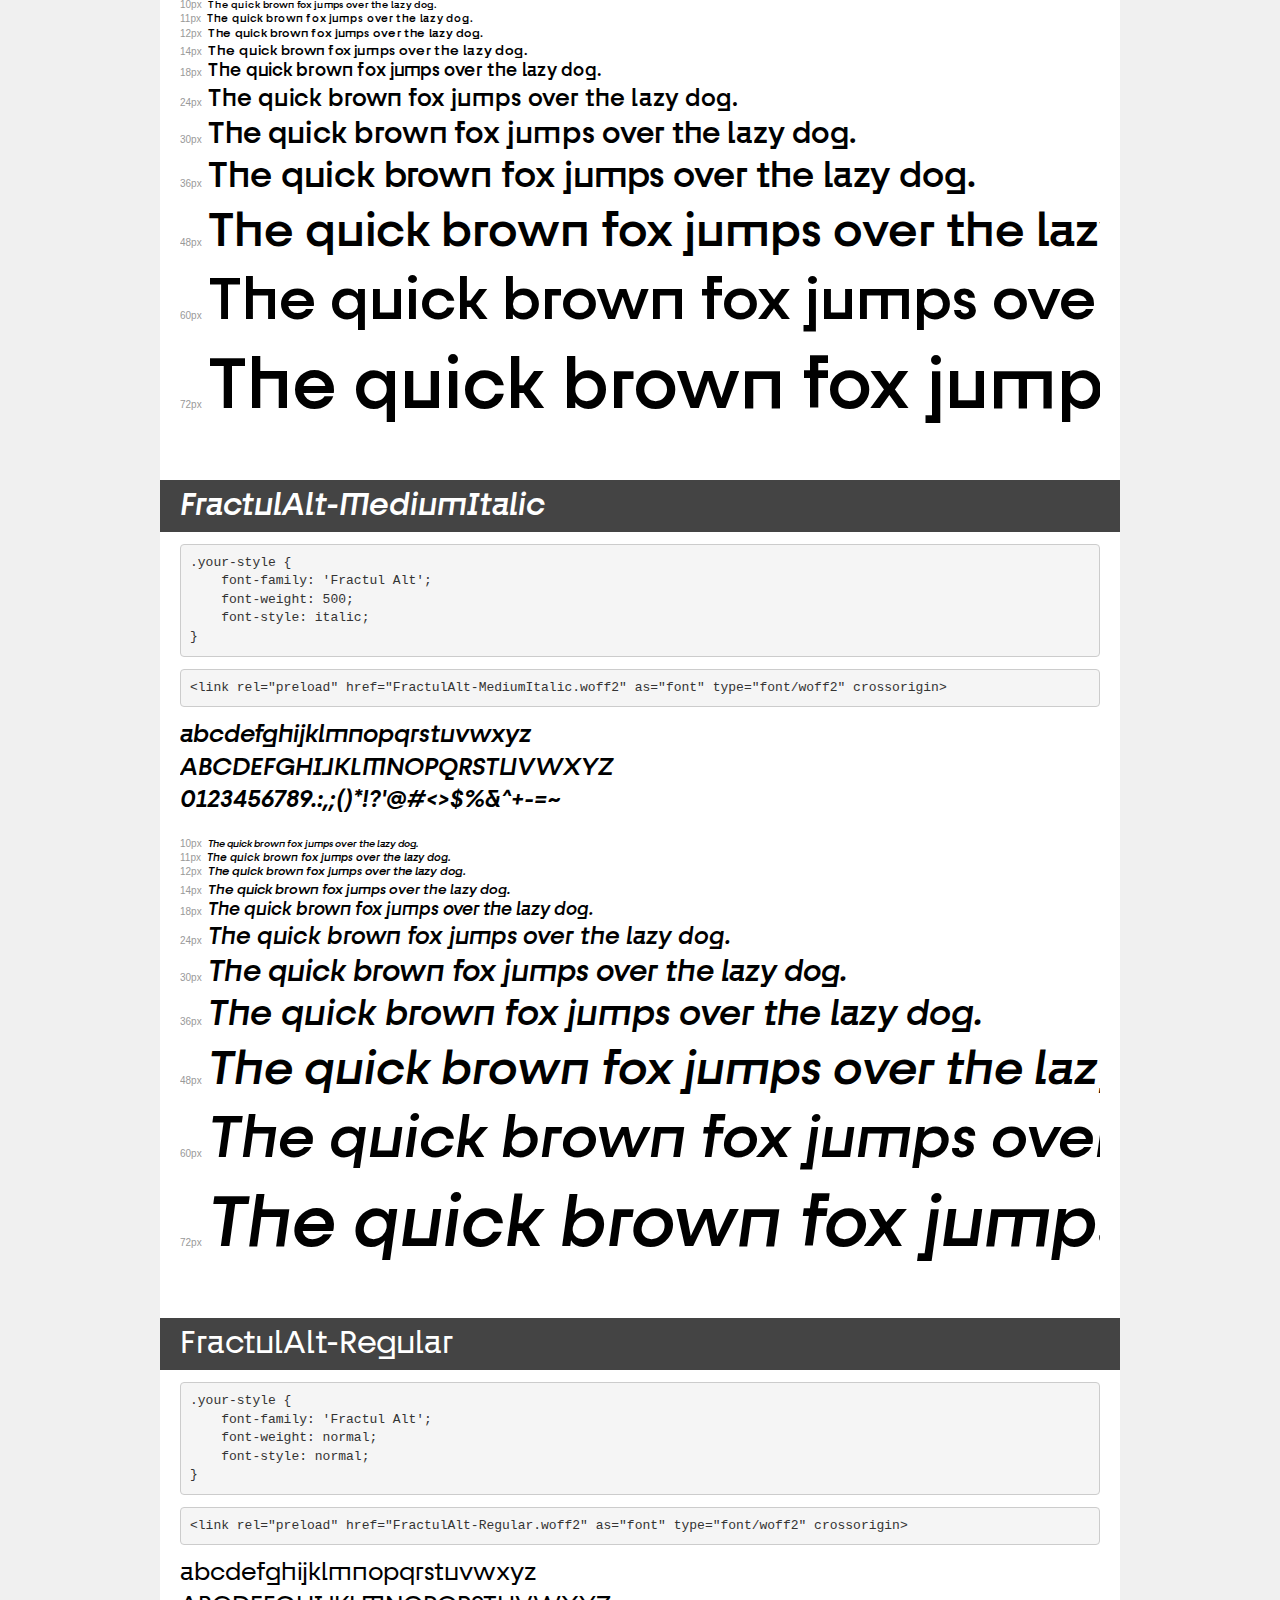
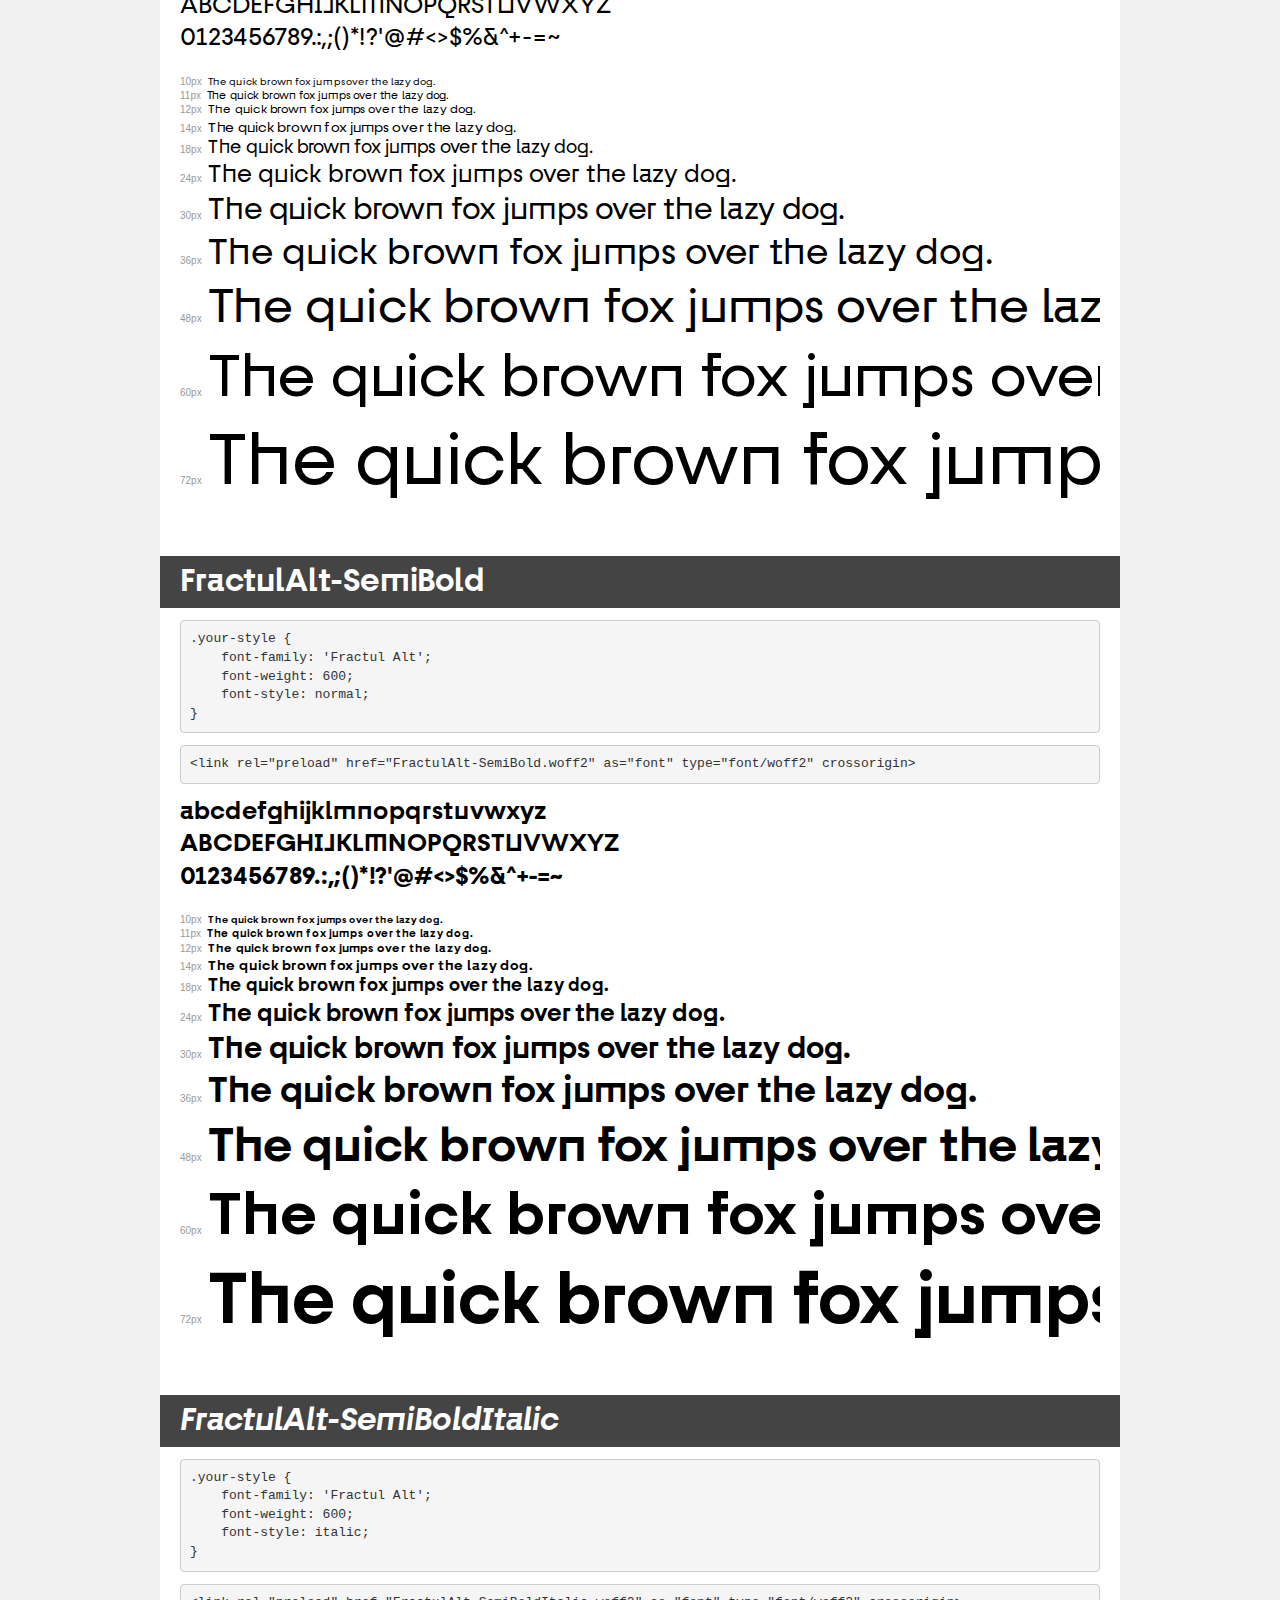
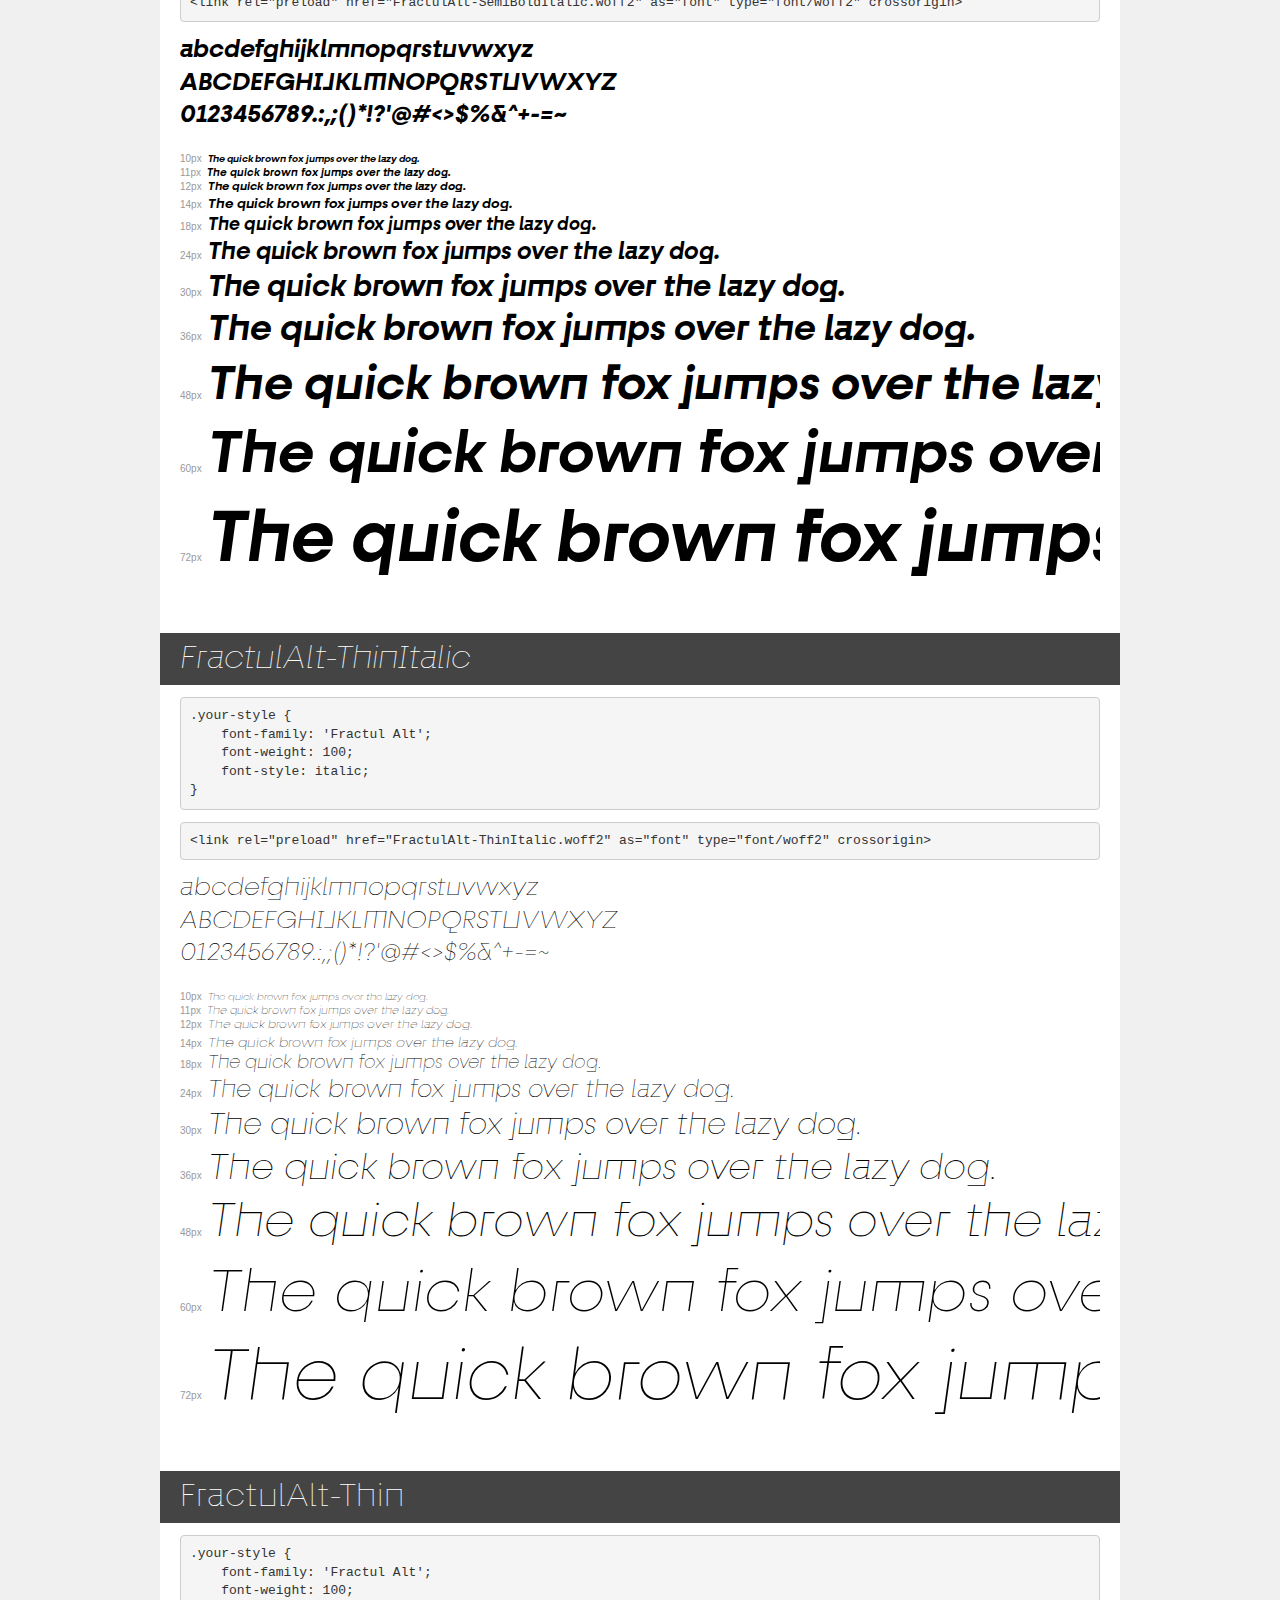
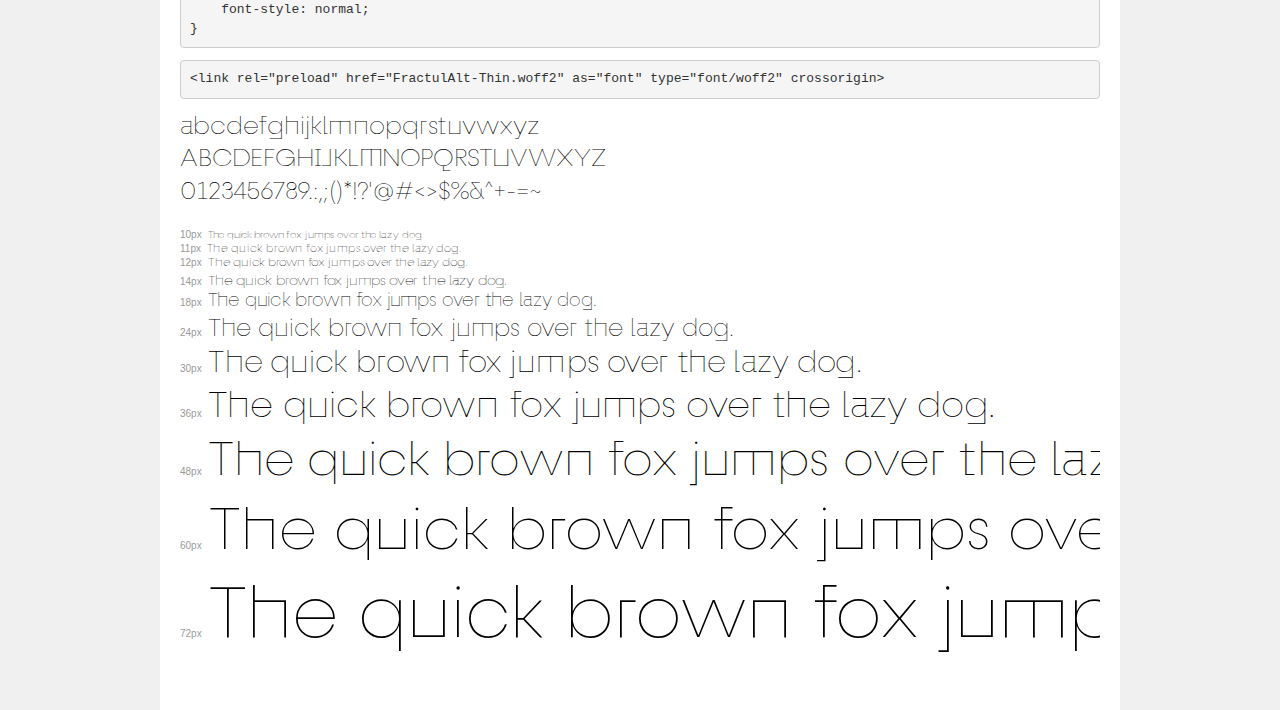
<file: jobsol/transfonter.org-20220309-063406/demo.html>
<!DOCTYPE html>
<html lang="en">
<head>
    <meta charset="utf-8">
    <meta http-equiv="X-UA-Compatible" content="IE=edge">
    <meta name="viewport" content="width=device-width, initial-scale=1">
    <meta name="robots" content="noindex, noarchive">
    <meta name="format-detection" content="telephone=no">
    <title>Transfonter demo</title>
    <link href="stylesheet.css" rel="stylesheet">
    <style>
        /*
        http://meyerweb.com/eric/tools/css/reset/
        v2.0 | 20110126
        License: none (public domain)
        */
        html, body, div, span, applet, object, iframe,
        h1, h2, h3, h4, h5, h6, p, blockquote, pre,
        a, abbr, acronym, address, big, cite, code,
        del, dfn, em, img, ins, kbd, q, s, samp,
        small, strike, strong, sub, sup, tt, var,
        b, u, i, center,
        dl, dt, dd, ol, ul, li,
        fieldset, form, label, legend,
        table, caption, tbody, tfoot, thead, tr, th, td,
        article, aside, canvas, details, embed,
        figure, figcaption, footer, header, hgroup,
        menu, nav, output, ruby, section, summary,
        time, mark, audio, video {
            margin: 0;
            padding: 0;
            border: 0;
            font-size: 100%;
            font: inherit;
            vertical-align: baseline;
        }
        /* HTML5 display-role reset for older browsers */
        article, aside, details, figcaption, figure,
        footer, header, hgroup, menu, nav, section {
            display: block;
        }
        body {
            line-height: 1;
        }
        ol, ul {
            list-style: none;
        }
        blockquote, q {
            quotes: none;
        }
        blockquote:before, blockquote:after,
        q:before, q:after {
            content: '';
            content: none;
        }
        table {
            border-collapse: collapse;
            border-spacing: 0;
        }
        /* demo styles */
        body {
            background: #f0f0f0;
            color: #000;
        }
        .page {
            background: #fff;
            width: 920px;
            margin: 0 auto;
            padding: 20px 20px 0 20px;
            overflow: hidden;
        }
        .font-container {
            overflow-x: auto;
            overflow-y: hidden;
            margin-bottom: 40px;
            line-height: 1.3;
            white-space: nowrap;
            padding-bottom: 5px;
        }
        h1 {
            position: relative;
            background: #444;
            font-size: 32px;
            color: #fff;
            padding: 10px 20px;
            margin: 0 -20px 12px -20px;
        }
        .letters {
            font-size: 25px;
            margin-bottom: 20px;
        }
        .s10:before {
            content: '10px';
        }
        .s11:before {
            content: '11px';
        }
        .s12:before {
            content: '12px';
        }
        .s14:before {
            content: '14px';
        }
        .s18:before {
            content: '18px';
        }
        .s24:before {
            content: '24px';
        }
        .s30:before {
            content: '30px';
        }
        .s36:before {
            content: '36px';
        }
        .s48:before {
            content: '48px';
        }
        .s60:before {
            content: '60px';
        }
        .s72:before {
            content: '72px';
        }
        .s10:before, .s11:before, .s12:before, .s14:before,
        .s18:before, .s24:before, .s30:before, .s36:before,
        .s48:before, .s60:before, .s72:before {
            font-family: Arial, sans-serif;
            font-size: 10px;
            font-weight: normal;
            font-style: normal;
            color: #999;
            padding-right: 6px;
        }
        pre {
            display: block;
            padding: 9px;
            margin: 0 0 12px;
            font-family: Monaco, Menlo, Consolas, "Courier New", monospace;
            font-size: 13px;
            line-height: 1.428571429;
            color: #333;
            font-weight: normal;
            font-style: normal;
            background-color: #f5f5f5;
            border: 1px solid #ccc;
            overflow-x: auto;
            border-radius: 4px;
        }
        /* responsive */
        @media (max-width: 959px) {
            .page {
                width: auto;
                margin: 0;
            }
        }
    </style>
</head>
<body>
<div class="page">
    <div class="demo">
        <h1 style="font-family: 'Fractul Alt'; font-weight: 900; font-style: normal;">FractulAlt-Black</h1>
        <pre title="Usage">.your-style {
    font-family: 'Fractul Alt';
    font-weight: 900;
    font-style: normal;
}</pre>
        <pre title="Preload (optional)">
&lt;link rel=&quot;preload&quot; href=&quot;FractulAlt-Black.woff2&quot; as=&quot;font&quot; type=&quot;font/woff2&quot; crossorigin&gt;</pre>
        <div class="font-container" style="font-family: 'Fractul Alt'; font-weight: 900; font-style: normal;">
            <p class="letters">
                abcdefghijklmnopqrstuvwxyz<br>
ABCDEFGHIJKLMNOPQRSTUVWXYZ<br>
                0123456789.:,;()*!?'@#&lt;&gt;$%&^+-=~
            </p>
            <p class="s10" style="font-size: 10px;">The quick brown fox jumps over the lazy dog.</p>
            <p class="s11" style="font-size: 11px;">The quick brown fox jumps over the lazy dog.</p>
            <p class="s12" style="font-size: 12px;">The quick brown fox jumps over the lazy dog.</p>
            <p class="s14" style="font-size: 14px;">The quick brown fox jumps over the lazy dog.</p>
            <p class="s18" style="font-size: 18px;">The quick brown fox jumps over the lazy dog.</p>
            <p class="s24" style="font-size: 24px;">The quick brown fox jumps over the lazy dog.</p>
            <p class="s30" style="font-size: 30px;">The quick brown fox jumps over the lazy dog.</p>
            <p class="s36" style="font-size: 36px;">The quick brown fox jumps over the lazy dog.</p>
            <p class="s48" style="font-size: 48px;">The quick brown fox jumps over the lazy dog.</p>
            <p class="s60" style="font-size: 60px;">The quick brown fox jumps over the lazy dog.</p>
            <p class="s72" style="font-size: 72px;">The quick brown fox jumps over the lazy dog.</p>
        </div>
    </div>

    <div class="demo">
        <h1 style="font-family: 'Fractul Alt'; font-weight: bold; font-style: normal;">FractulAlt-Bold</h1>
        <pre title="Usage">.your-style {
    font-family: 'Fractul Alt';
    font-weight: bold;
    font-style: normal;
}</pre>
        <pre title="Preload (optional)">
&lt;link rel=&quot;preload&quot; href=&quot;FractulAlt-Bold.woff2&quot; as=&quot;font&quot; type=&quot;font/woff2&quot; crossorigin&gt;</pre>
        <div class="font-container" style="font-family: 'Fractul Alt'; font-weight: bold; font-style: normal;">
            <p class="letters">
                abcdefghijklmnopqrstuvwxyz<br>
ABCDEFGHIJKLMNOPQRSTUVWXYZ<br>
                0123456789.:,;()*!?'@#&lt;&gt;$%&^+-=~
            </p>
            <p class="s10" style="font-size: 10px;">The quick brown fox jumps over the lazy dog.</p>
            <p class="s11" style="font-size: 11px;">The quick brown fox jumps over the lazy dog.</p>
            <p class="s12" style="font-size: 12px;">The quick brown fox jumps over the lazy dog.</p>
            <p class="s14" style="font-size: 14px;">The quick brown fox jumps over the lazy dog.</p>
            <p class="s18" style="font-size: 18px;">The quick brown fox jumps over the lazy dog.</p>
            <p class="s24" style="font-size: 24px;">The quick brown fox jumps over the lazy dog.</p>
            <p class="s30" style="font-size: 30px;">The quick brown fox jumps over the lazy dog.</p>
            <p class="s36" style="font-size: 36px;">The quick brown fox jumps over the lazy dog.</p>
            <p class="s48" style="font-size: 48px;">The quick brown fox jumps over the lazy dog.</p>
            <p class="s60" style="font-size: 60px;">The quick brown fox jumps over the lazy dog.</p>
            <p class="s72" style="font-size: 72px;">The quick brown fox jumps over the lazy dog.</p>
        </div>
    </div>

    <div class="demo">
        <h1 style="font-family: 'Fractul Alt'; font-weight: 900; font-style: italic;">FractulAlt-BlackItalic</h1>
        <pre title="Usage">.your-style {
    font-family: 'Fractul Alt';
    font-weight: 900;
    font-style: italic;
}</pre>
        <pre title="Preload (optional)">
&lt;link rel=&quot;preload&quot; href=&quot;FractulAlt-BlackItalic.woff2&quot; as=&quot;font&quot; type=&quot;font/woff2&quot; crossorigin&gt;</pre>
        <div class="font-container" style="font-family: 'Fractul Alt'; font-weight: 900; font-style: italic;">
            <p class="letters">
                abcdefghijklmnopqrstuvwxyz<br>
ABCDEFGHIJKLMNOPQRSTUVWXYZ<br>
                0123456789.:,;()*!?'@#&lt;&gt;$%&^+-=~
            </p>
            <p class="s10" style="font-size: 10px;">The quick brown fox jumps over the lazy dog.</p>
            <p class="s11" style="font-size: 11px;">The quick brown fox jumps over the lazy dog.</p>
            <p class="s12" style="font-size: 12px;">The quick brown fox jumps over the lazy dog.</p>
            <p class="s14" style="font-size: 14px;">The quick brown fox jumps over the lazy dog.</p>
            <p class="s18" style="font-size: 18px;">The quick brown fox jumps over the lazy dog.</p>
            <p class="s24" style="font-size: 24px;">The quick brown fox jumps over the lazy dog.</p>
            <p class="s30" style="font-size: 30px;">The quick brown fox jumps over the lazy dog.</p>
            <p class="s36" style="font-size: 36px;">The quick brown fox jumps over the lazy dog.</p>
            <p class="s48" style="font-size: 48px;">The quick brown fox jumps over the lazy dog.</p>
            <p class="s60" style="font-size: 60px;">The quick brown fox jumps over the lazy dog.</p>
            <p class="s72" style="font-size: 72px;">The quick brown fox jumps over the lazy dog.</p>
        </div>
    </div>

    <div class="demo">
        <h1 style="font-family: 'Fractul Alt'; font-weight: bold; font-style: normal;">FractulAlt-ExtraBold</h1>
        <pre title="Usage">.your-style {
    font-family: 'Fractul Alt';
    font-weight: bold;
    font-style: normal;
}</pre>
        <pre title="Preload (optional)">
&lt;link rel=&quot;preload&quot; href=&quot;FractulAlt-ExtraBold.woff2&quot; as=&quot;font&quot; type=&quot;font/woff2&quot; crossorigin&gt;</pre>
        <div class="font-container" style="font-family: 'Fractul Alt'; font-weight: bold; font-style: normal;">
            <p class="letters">
                abcdefghijklmnopqrstuvwxyz<br>
ABCDEFGHIJKLMNOPQRSTUVWXYZ<br>
                0123456789.:,;()*!?'@#&lt;&gt;$%&^+-=~
            </p>
            <p class="s10" style="font-size: 10px;">The quick brown fox jumps over the lazy dog.</p>
            <p class="s11" style="font-size: 11px;">The quick brown fox jumps over the lazy dog.</p>
            <p class="s12" style="font-size: 12px;">The quick brown fox jumps over the lazy dog.</p>
            <p class="s14" style="font-size: 14px;">The quick brown fox jumps over the lazy dog.</p>
            <p class="s18" style="font-size: 18px;">The quick brown fox jumps over the lazy dog.</p>
            <p class="s24" style="font-size: 24px;">The quick brown fox jumps over the lazy dog.</p>
            <p class="s30" style="font-size: 30px;">The quick brown fox jumps over the lazy dog.</p>
            <p class="s36" style="font-size: 36px;">The quick brown fox jumps over the lazy dog.</p>
            <p class="s48" style="font-size: 48px;">The quick brown fox jumps over the lazy dog.</p>
            <p class="s60" style="font-size: 60px;">The quick brown fox jumps over the lazy dog.</p>
            <p class="s72" style="font-size: 72px;">The quick brown fox jumps over the lazy dog.</p>
        </div>
    </div>

    <div class="demo">
        <h1 style="font-family: 'Fractul Alt'; font-weight: bold; font-style: italic;">FractulAlt-BoldItalic</h1>
        <pre title="Usage">.your-style {
    font-family: 'Fractul Alt';
    font-weight: bold;
    font-style: italic;
}</pre>
        <pre title="Preload (optional)">
&lt;link rel=&quot;preload&quot; href=&quot;FractulAlt-BoldItalic.woff2&quot; as=&quot;font&quot; type=&quot;font/woff2&quot; crossorigin&gt;</pre>
        <div class="font-container" style="font-family: 'Fractul Alt'; font-weight: bold; font-style: italic;">
            <p class="letters">
                abcdefghijklmnopqrstuvwxyz<br>
ABCDEFGHIJKLMNOPQRSTUVWXYZ<br>
                0123456789.:,;()*!?'@#&lt;&gt;$%&^+-=~
            </p>
            <p class="s10" style="font-size: 10px;">The quick brown fox jumps over the lazy dog.</p>
            <p class="s11" style="font-size: 11px;">The quick brown fox jumps over the lazy dog.</p>
            <p class="s12" style="font-size: 12px;">The quick brown fox jumps over the lazy dog.</p>
            <p class="s14" style="font-size: 14px;">The quick brown fox jumps over the lazy dog.</p>
            <p class="s18" style="font-size: 18px;">The quick brown fox jumps over the lazy dog.</p>
            <p class="s24" style="font-size: 24px;">The quick brown fox jumps over the lazy dog.</p>
            <p class="s30" style="font-size: 30px;">The quick brown fox jumps over the lazy dog.</p>
            <p class="s36" style="font-size: 36px;">The quick brown fox jumps over the lazy dog.</p>
            <p class="s48" style="font-size: 48px;">The quick brown fox jumps over the lazy dog.</p>
            <p class="s60" style="font-size: 60px;">The quick brown fox jumps over the lazy dog.</p>
            <p class="s72" style="font-size: 72px;">The quick brown fox jumps over the lazy dog.</p>
        </div>
    </div>

    <div class="demo">
        <h1 style="font-family: 'Fractul Alt'; font-weight: bold; font-style: italic;">FractulAlt-ExtraBoldItalic</h1>
        <pre title="Usage">.your-style {
    font-family: 'Fractul Alt';
    font-weight: bold;
    font-style: italic;
}</pre>
        <pre title="Preload (optional)">
&lt;link rel=&quot;preload&quot; href=&quot;FractulAlt-ExtraBoldItalic.woff2&quot; as=&quot;font&quot; type=&quot;font/woff2&quot; crossorigin&gt;</pre>
        <div class="font-container" style="font-family: 'Fractul Alt'; font-weight: bold; font-style: italic;">
            <p class="letters">
                abcdefghijklmnopqrstuvwxyz<br>
ABCDEFGHIJKLMNOPQRSTUVWXYZ<br>
                0123456789.:,;()*!?'@#&lt;&gt;$%&^+-=~
            </p>
            <p class="s10" style="font-size: 10px;">The quick brown fox jumps over the lazy dog.</p>
            <p class="s11" style="font-size: 11px;">The quick brown fox jumps over the lazy dog.</p>
            <p class="s12" style="font-size: 12px;">The quick brown fox jumps over the lazy dog.</p>
            <p class="s14" style="font-size: 14px;">The quick brown fox jumps over the lazy dog.</p>
            <p class="s18" style="font-size: 18px;">The quick brown fox jumps over the lazy dog.</p>
            <p class="s24" style="font-size: 24px;">The quick brown fox jumps over the lazy dog.</p>
            <p class="s30" style="font-size: 30px;">The quick brown fox jumps over the lazy dog.</p>
            <p class="s36" style="font-size: 36px;">The quick brown fox jumps over the lazy dog.</p>
            <p class="s48" style="font-size: 48px;">The quick brown fox jumps over the lazy dog.</p>
            <p class="s60" style="font-size: 60px;">The quick brown fox jumps over the lazy dog.</p>
            <p class="s72" style="font-size: 72px;">The quick brown fox jumps over the lazy dog.</p>
        </div>
    </div>

    <div class="demo">
        <h1 style="font-family: 'Fractul Alt Hairline'; font-weight: 300; font-style: normal;">FractulAlt-Hairline</h1>
        <pre title="Usage">.your-style {
    font-family: 'Fractul Alt Hairline';
    font-weight: 300;
    font-style: normal;
}</pre>
        <pre title="Preload (optional)">
&lt;link rel=&quot;preload&quot; href=&quot;FractulAlt-Hairline.woff2&quot; as=&quot;font&quot; type=&quot;font/woff2&quot; crossorigin&gt;</pre>
        <div class="font-container" style="font-family: 'Fractul Alt Hairline'; font-weight: 300; font-style: normal;">
            <p class="letters">
                abcdefghijklmnopqrstuvwxyz<br>
ABCDEFGHIJKLMNOPQRSTUVWXYZ<br>
                0123456789.:,;()*!?'@#&lt;&gt;$%&^+-=~
            </p>
            <p class="s10" style="font-size: 10px;">The quick brown fox jumps over the lazy dog.</p>
            <p class="s11" style="font-size: 11px;">The quick brown fox jumps over the lazy dog.</p>
            <p class="s12" style="font-size: 12px;">The quick brown fox jumps over the lazy dog.</p>
            <p class="s14" style="font-size: 14px;">The quick brown fox jumps over the lazy dog.</p>
            <p class="s18" style="font-size: 18px;">The quick brown fox jumps over the lazy dog.</p>
            <p class="s24" style="font-size: 24px;">The quick brown fox jumps over the lazy dog.</p>
            <p class="s30" style="font-size: 30px;">The quick brown fox jumps over the lazy dog.</p>
            <p class="s36" style="font-size: 36px;">The quick brown fox jumps over the lazy dog.</p>
            <p class="s48" style="font-size: 48px;">The quick brown fox jumps over the lazy dog.</p>
            <p class="s60" style="font-size: 60px;">The quick brown fox jumps over the lazy dog.</p>
            <p class="s72" style="font-size: 72px;">The quick brown fox jumps over the lazy dog.</p>
        </div>
    </div>

    <div class="demo">
        <h1 style="font-family: 'Fractul Alt Hairline'; font-weight: 300; font-style: italic;">FractulAlt-HairlineItalic</h1>
        <pre title="Usage">.your-style {
    font-family: 'Fractul Alt Hairline';
    font-weight: 300;
    font-style: italic;
}</pre>
        <pre title="Preload (optional)">
&lt;link rel=&quot;preload&quot; href=&quot;FractulAlt-HairlineItalic.woff2&quot; as=&quot;font&quot; type=&quot;font/woff2&quot; crossorigin&gt;</pre>
        <div class="font-container" style="font-family: 'Fractul Alt Hairline'; font-weight: 300; font-style: italic;">
            <p class="letters">
                abcdefghijklmnopqrstuvwxyz<br>
ABCDEFGHIJKLMNOPQRSTUVWXYZ<br>
                0123456789.:,;()*!?'@#&lt;&gt;$%&^+-=~
            </p>
            <p class="s10" style="font-size: 10px;">The quick brown fox jumps over the lazy dog.</p>
            <p class="s11" style="font-size: 11px;">The quick brown fox jumps over the lazy dog.</p>
            <p class="s12" style="font-size: 12px;">The quick brown fox jumps over the lazy dog.</p>
            <p class="s14" style="font-size: 14px;">The quick brown fox jumps over the lazy dog.</p>
            <p class="s18" style="font-size: 18px;">The quick brown fox jumps over the lazy dog.</p>
            <p class="s24" style="font-size: 24px;">The quick brown fox jumps over the lazy dog.</p>
            <p class="s30" style="font-size: 30px;">The quick brown fox jumps over the lazy dog.</p>
            <p class="s36" style="font-size: 36px;">The quick brown fox jumps over the lazy dog.</p>
            <p class="s48" style="font-size: 48px;">The quick brown fox jumps over the lazy dog.</p>
            <p class="s60" style="font-size: 60px;">The quick brown fox jumps over the lazy dog.</p>
            <p class="s72" style="font-size: 72px;">The quick brown fox jumps over the lazy dog.</p>
        </div>
    </div>

    <div class="demo">
        <h1 style="font-family: 'Fractul Alt'; font-weight: normal; font-style: italic;">FractulAlt-Italic</h1>
        <pre title="Usage">.your-style {
    font-family: 'Fractul Alt';
    font-weight: normal;
    font-style: italic;
}</pre>
        <pre title="Preload (optional)">
&lt;link rel=&quot;preload&quot; href=&quot;FractulAlt-Italic.woff2&quot; as=&quot;font&quot; type=&quot;font/woff2&quot; crossorigin&gt;</pre>
        <div class="font-container" style="font-family: 'Fractul Alt'; font-weight: normal; font-style: italic;">
            <p class="letters">
                abcdefghijklmnopqrstuvwxyz<br>
ABCDEFGHIJKLMNOPQRSTUVWXYZ<br>
                0123456789.:,;()*!?'@#&lt;&gt;$%&^+-=~
            </p>
            <p class="s10" style="font-size: 10px;">The quick brown fox jumps over the lazy dog.</p>
            <p class="s11" style="font-size: 11px;">The quick brown fox jumps over the lazy dog.</p>
            <p class="s12" style="font-size: 12px;">The quick brown fox jumps over the lazy dog.</p>
            <p class="s14" style="font-size: 14px;">The quick brown fox jumps over the lazy dog.</p>
            <p class="s18" style="font-size: 18px;">The quick brown fox jumps over the lazy dog.</p>
            <p class="s24" style="font-size: 24px;">The quick brown fox jumps over the lazy dog.</p>
            <p class="s30" style="font-size: 30px;">The quick brown fox jumps over the lazy dog.</p>
            <p class="s36" style="font-size: 36px;">The quick brown fox jumps over the lazy dog.</p>
            <p class="s48" style="font-size: 48px;">The quick brown fox jumps over the lazy dog.</p>
            <p class="s60" style="font-size: 60px;">The quick brown fox jumps over the lazy dog.</p>
            <p class="s72" style="font-size: 72px;">The quick brown fox jumps over the lazy dog.</p>
        </div>
    </div>

    <div class="demo">
        <h1 style="font-family: 'Fractul Alt'; font-weight: 300; font-style: normal;">FractulAlt-Light</h1>
        <pre title="Usage">.your-style {
    font-family: 'Fractul Alt';
    font-weight: 300;
    font-style: normal;
}</pre>
        <pre title="Preload (optional)">
&lt;link rel=&quot;preload&quot; href=&quot;FractulAlt-Light.woff2&quot; as=&quot;font&quot; type=&quot;font/woff2&quot; crossorigin&gt;</pre>
        <div class="font-container" style="font-family: 'Fractul Alt'; font-weight: 300; font-style: normal;">
            <p class="letters">
                abcdefghijklmnopqrstuvwxyz<br>
ABCDEFGHIJKLMNOPQRSTUVWXYZ<br>
                0123456789.:,;()*!?'@#&lt;&gt;$%&^+-=~
            </p>
            <p class="s10" style="font-size: 10px;">The quick brown fox jumps over the lazy dog.</p>
            <p class="s11" style="font-size: 11px;">The quick brown fox jumps over the lazy dog.</p>
            <p class="s12" style="font-size: 12px;">The quick brown fox jumps over the lazy dog.</p>
            <p class="s14" style="font-size: 14px;">The quick brown fox jumps over the lazy dog.</p>
            <p class="s18" style="font-size: 18px;">The quick brown fox jumps over the lazy dog.</p>
            <p class="s24" style="font-size: 24px;">The quick brown fox jumps over the lazy dog.</p>
            <p class="s30" style="font-size: 30px;">The quick brown fox jumps over the lazy dog.</p>
            <p class="s36" style="font-size: 36px;">The quick brown fox jumps over the lazy dog.</p>
            <p class="s48" style="font-size: 48px;">The quick brown fox jumps over the lazy dog.</p>
            <p class="s60" style="font-size: 60px;">The quick brown fox jumps over the lazy dog.</p>
            <p class="s72" style="font-size: 72px;">The quick brown fox jumps over the lazy dog.</p>
        </div>
    </div>

    <div class="demo">
        <h1 style="font-family: 'Fractul Alt'; font-weight: 300; font-style: italic;">FractulAlt-LightItalic</h1>
        <pre title="Usage">.your-style {
    font-family: 'Fractul Alt';
    font-weight: 300;
    font-style: italic;
}</pre>
        <pre title="Preload (optional)">
&lt;link rel=&quot;preload&quot; href=&quot;FractulAlt-LightItalic.woff2&quot; as=&quot;font&quot; type=&quot;font/woff2&quot; crossorigin&gt;</pre>
        <div class="font-container" style="font-family: 'Fractul Alt'; font-weight: 300; font-style: italic;">
            <p class="letters">
                abcdefghijklmnopqrstuvwxyz<br>
ABCDEFGHIJKLMNOPQRSTUVWXYZ<br>
                0123456789.:,;()*!?'@#&lt;&gt;$%&^+-=~
            </p>
            <p class="s10" style="font-size: 10px;">The quick brown fox jumps over the lazy dog.</p>
            <p class="s11" style="font-size: 11px;">The quick brown fox jumps over the lazy dog.</p>
            <p class="s12" style="font-size: 12px;">The quick brown fox jumps over the lazy dog.</p>
            <p class="s14" style="font-size: 14px;">The quick brown fox jumps over the lazy dog.</p>
            <p class="s18" style="font-size: 18px;">The quick brown fox jumps over the lazy dog.</p>
            <p class="s24" style="font-size: 24px;">The quick brown fox jumps over the lazy dog.</p>
            <p class="s30" style="font-size: 30px;">The quick brown fox jumps over the lazy dog.</p>
            <p class="s36" style="font-size: 36px;">The quick brown fox jumps over the lazy dog.</p>
            <p class="s48" style="font-size: 48px;">The quick brown fox jumps over the lazy dog.</p>
            <p class="s60" style="font-size: 60px;">The quick brown fox jumps over the lazy dog.</p>
            <p class="s72" style="font-size: 72px;">The quick brown fox jumps over the lazy dog.</p>
        </div>
    </div>

    <div class="demo">
        <h1 style="font-family: 'Fractul Alt'; font-weight: 500; font-style: normal;">FractulAlt-Medium</h1>
        <pre title="Usage">.your-style {
    font-family: 'Fractul Alt';
    font-weight: 500;
    font-style: normal;
}</pre>
        <pre title="Preload (optional)">
&lt;link rel=&quot;preload&quot; href=&quot;FractulAlt-Medium.woff2&quot; as=&quot;font&quot; type=&quot;font/woff2&quot; crossorigin&gt;</pre>
        <div class="font-container" style="font-family: 'Fractul Alt'; font-weight: 500; font-style: normal;">
            <p class="letters">
                abcdefghijklmnopqrstuvwxyz<br>
ABCDEFGHIJKLMNOPQRSTUVWXYZ<br>
                0123456789.:,;()*!?'@#&lt;&gt;$%&^+-=~
            </p>
            <p class="s10" style="font-size: 10px;">The quick brown fox jumps over the lazy dog.</p>
            <p class="s11" style="font-size: 11px;">The quick brown fox jumps over the lazy dog.</p>
            <p class="s12" style="font-size: 12px;">The quick brown fox jumps over the lazy dog.</p>
            <p class="s14" style="font-size: 14px;">The quick brown fox jumps over the lazy dog.</p>
            <p class="s18" style="font-size: 18px;">The quick brown fox jumps over the lazy dog.</p>
            <p class="s24" style="font-size: 24px;">The quick brown fox jumps over the lazy dog.</p>
            <p class="s30" style="font-size: 30px;">The quick brown fox jumps over the lazy dog.</p>
            <p class="s36" style="font-size: 36px;">The quick brown fox jumps over the lazy dog.</p>
            <p class="s48" style="font-size: 48px;">The quick brown fox jumps over the lazy dog.</p>
            <p class="s60" style="font-size: 60px;">The quick brown fox jumps over the lazy dog.</p>
            <p class="s72" style="font-size: 72px;">The quick brown fox jumps over the lazy dog.</p>
        </div>
    </div>

    <div class="demo">
        <h1 style="font-family: 'Fractul Alt'; font-weight: 500; font-style: italic;">FractulAlt-MediumItalic</h1>
        <pre title="Usage">.your-style {
    font-family: 'Fractul Alt';
    font-weight: 500;
    font-style: italic;
}</pre>
        <pre title="Preload (optional)">
&lt;link rel=&quot;preload&quot; href=&quot;FractulAlt-MediumItalic.woff2&quot; as=&quot;font&quot; type=&quot;font/woff2&quot; crossorigin&gt;</pre>
        <div class="font-container" style="font-family: 'Fractul Alt'; font-weight: 500; font-style: italic;">
            <p class="letters">
                abcdefghijklmnopqrstuvwxyz<br>
ABCDEFGHIJKLMNOPQRSTUVWXYZ<br>
                0123456789.:,;()*!?'@#&lt;&gt;$%&^+-=~
            </p>
            <p class="s10" style="font-size: 10px;">The quick brown fox jumps over the lazy dog.</p>
            <p class="s11" style="font-size: 11px;">The quick brown fox jumps over the lazy dog.</p>
            <p class="s12" style="font-size: 12px;">The quick brown fox jumps over the lazy dog.</p>
            <p class="s14" style="font-size: 14px;">The quick brown fox jumps over the lazy dog.</p>
            <p class="s18" style="font-size: 18px;">The quick brown fox jumps over the lazy dog.</p>
            <p class="s24" style="font-size: 24px;">The quick brown fox jumps over the lazy dog.</p>
            <p class="s30" style="font-size: 30px;">The quick brown fox jumps over the lazy dog.</p>
            <p class="s36" style="font-size: 36px;">The quick brown fox jumps over the lazy dog.</p>
            <p class="s48" style="font-size: 48px;">The quick brown fox jumps over the lazy dog.</p>
            <p class="s60" style="font-size: 60px;">The quick brown fox jumps over the lazy dog.</p>
            <p class="s72" style="font-size: 72px;">The quick brown fox jumps over the lazy dog.</p>
        </div>
    </div>

    <div class="demo">
        <h1 style="font-family: 'Fractul Alt'; font-weight: normal; font-style: normal;">FractulAlt-Regular</h1>
        <pre title="Usage">.your-style {
    font-family: 'Fractul Alt';
    font-weight: normal;
    font-style: normal;
}</pre>
        <pre title="Preload (optional)">
&lt;link rel=&quot;preload&quot; href=&quot;FractulAlt-Regular.woff2&quot; as=&quot;font&quot; type=&quot;font/woff2&quot; crossorigin&gt;</pre>
        <div class="font-container" style="font-family: 'Fractul Alt'; font-weight: normal; font-style: normal;">
            <p class="letters">
                abcdefghijklmnopqrstuvwxyz<br>
ABCDEFGHIJKLMNOPQRSTUVWXYZ<br>
                0123456789.:,;()*!?'@#&lt;&gt;$%&^+-=~
            </p>
            <p class="s10" style="font-size: 10px;">The quick brown fox jumps over the lazy dog.</p>
            <p class="s11" style="font-size: 11px;">The quick brown fox jumps over the lazy dog.</p>
            <p class="s12" style="font-size: 12px;">The quick brown fox jumps over the lazy dog.</p>
            <p class="s14" style="font-size: 14px;">The quick brown fox jumps over the lazy dog.</p>
            <p class="s18" style="font-size: 18px;">The quick brown fox jumps over the lazy dog.</p>
            <p class="s24" style="font-size: 24px;">The quick brown fox jumps over the lazy dog.</p>
            <p class="s30" style="font-size: 30px;">The quick brown fox jumps over the lazy dog.</p>
            <p class="s36" style="font-size: 36px;">The quick brown fox jumps over the lazy dog.</p>
            <p class="s48" style="font-size: 48px;">The quick brown fox jumps over the lazy dog.</p>
            <p class="s60" style="font-size: 60px;">The quick brown fox jumps over the lazy dog.</p>
            <p class="s72" style="font-size: 72px;">The quick brown fox jumps over the lazy dog.</p>
        </div>
    </div>

    <div class="demo">
        <h1 style="font-family: 'Fractul Alt'; font-weight: 600; font-style: normal;">FractulAlt-SemiBold</h1>
        <pre title="Usage">.your-style {
    font-family: 'Fractul Alt';
    font-weight: 600;
    font-style: normal;
}</pre>
        <pre title="Preload (optional)">
&lt;link rel=&quot;preload&quot; href=&quot;FractulAlt-SemiBold.woff2&quot; as=&quot;font&quot; type=&quot;font/woff2&quot; crossorigin&gt;</pre>
        <div class="font-container" style="font-family: 'Fractul Alt'; font-weight: 600; font-style: normal;">
            <p class="letters">
                abcdefghijklmnopqrstuvwxyz<br>
ABCDEFGHIJKLMNOPQRSTUVWXYZ<br>
                0123456789.:,;()*!?'@#&lt;&gt;$%&^+-=~
            </p>
            <p class="s10" style="font-size: 10px;">The quick brown fox jumps over the lazy dog.</p>
            <p class="s11" style="font-size: 11px;">The quick brown fox jumps over the lazy dog.</p>
            <p class="s12" style="font-size: 12px;">The quick brown fox jumps over the lazy dog.</p>
            <p class="s14" style="font-size: 14px;">The quick brown fox jumps over the lazy dog.</p>
            <p class="s18" style="font-size: 18px;">The quick brown fox jumps over the lazy dog.</p>
            <p class="s24" style="font-size: 24px;">The quick brown fox jumps over the lazy dog.</p>
            <p class="s30" style="font-size: 30px;">The quick brown fox jumps over the lazy dog.</p>
            <p class="s36" style="font-size: 36px;">The quick brown fox jumps over the lazy dog.</p>
            <p class="s48" style="font-size: 48px;">The quick brown fox jumps over the lazy dog.</p>
            <p class="s60" style="font-size: 60px;">The quick brown fox jumps over the lazy dog.</p>
            <p class="s72" style="font-size: 72px;">The quick brown fox jumps over the lazy dog.</p>
        </div>
    </div>

    <div class="demo">
        <h1 style="font-family: 'Fractul Alt'; font-weight: 600; font-style: italic;">FractulAlt-SemiBoldItalic</h1>
        <pre title="Usage">.your-style {
    font-family: 'Fractul Alt';
    font-weight: 600;
    font-style: italic;
}</pre>
        <pre title="Preload (optional)">
&lt;link rel=&quot;preload&quot; href=&quot;FractulAlt-SemiBoldItalic.woff2&quot; as=&quot;font&quot; type=&quot;font/woff2&quot; crossorigin&gt;</pre>
        <div class="font-container" style="font-family: 'Fractul Alt'; font-weight: 600; font-style: italic;">
            <p class="letters">
                abcdefghijklmnopqrstuvwxyz<br>
ABCDEFGHIJKLMNOPQRSTUVWXYZ<br>
                0123456789.:,;()*!?'@#&lt;&gt;$%&^+-=~
            </p>
            <p class="s10" style="font-size: 10px;">The quick brown fox jumps over the lazy dog.</p>
            <p class="s11" style="font-size: 11px;">The quick brown fox jumps over the lazy dog.</p>
            <p class="s12" style="font-size: 12px;">The quick brown fox jumps over the lazy dog.</p>
            <p class="s14" style="font-size: 14px;">The quick brown fox jumps over the lazy dog.</p>
            <p class="s18" style="font-size: 18px;">The quick brown fox jumps over the lazy dog.</p>
            <p class="s24" style="font-size: 24px;">The quick brown fox jumps over the lazy dog.</p>
            <p class="s30" style="font-size: 30px;">The quick brown fox jumps over the lazy dog.</p>
            <p class="s36" style="font-size: 36px;">The quick brown fox jumps over the lazy dog.</p>
            <p class="s48" style="font-size: 48px;">The quick brown fox jumps over the lazy dog.</p>
            <p class="s60" style="font-size: 60px;">The quick brown fox jumps over the lazy dog.</p>
            <p class="s72" style="font-size: 72px;">The quick brown fox jumps over the lazy dog.</p>
        </div>
    </div>

    <div class="demo">
        <h1 style="font-family: 'Fractul Alt'; font-weight: 100; font-style: italic;">FractulAlt-ThinItalic</h1>
        <pre title="Usage">.your-style {
    font-family: 'Fractul Alt';
    font-weight: 100;
    font-style: italic;
}</pre>
        <pre title="Preload (optional)">
&lt;link rel=&quot;preload&quot; href=&quot;FractulAlt-ThinItalic.woff2&quot; as=&quot;font&quot; type=&quot;font/woff2&quot; crossorigin&gt;</pre>
        <div class="font-container" style="font-family: 'Fractul Alt'; font-weight: 100; font-style: italic;">
            <p class="letters">
                abcdefghijklmnopqrstuvwxyz<br>
ABCDEFGHIJKLMNOPQRSTUVWXYZ<br>
                0123456789.:,;()*!?'@#&lt;&gt;$%&^+-=~
            </p>
            <p class="s10" style="font-size: 10px;">The quick brown fox jumps over the lazy dog.</p>
            <p class="s11" style="font-size: 11px;">The quick brown fox jumps over the lazy dog.</p>
            <p class="s12" style="font-size: 12px;">The quick brown fox jumps over the lazy dog.</p>
            <p class="s14" style="font-size: 14px;">The quick brown fox jumps over the lazy dog.</p>
            <p class="s18" style="font-size: 18px;">The quick brown fox jumps over the lazy dog.</p>
            <p class="s24" style="font-size: 24px;">The quick brown fox jumps over the lazy dog.</p>
            <p class="s30" style="font-size: 30px;">The quick brown fox jumps over the lazy dog.</p>
            <p class="s36" style="font-size: 36px;">The quick brown fox jumps over the lazy dog.</p>
            <p class="s48" style="font-size: 48px;">The quick brown fox jumps over the lazy dog.</p>
            <p class="s60" style="font-size: 60px;">The quick brown fox jumps over the lazy dog.</p>
            <p class="s72" style="font-size: 72px;">The quick brown fox jumps over the lazy dog.</p>
        </div>
    </div>

    <div class="demo">
        <h1 style="font-family: 'Fractul Alt'; font-weight: 100; font-style: normal;">FractulAlt-Thin</h1>
        <pre title="Usage">.your-style {
    font-family: 'Fractul Alt';
    font-weight: 100;
    font-style: normal;
}</pre>
        <pre title="Preload (optional)">
&lt;link rel=&quot;preload&quot; href=&quot;FractulAlt-Thin.woff2&quot; as=&quot;font&quot; type=&quot;font/woff2&quot; crossorigin&gt;</pre>
        <div class="font-container" style="font-family: 'Fractul Alt'; font-weight: 100; font-style: normal;">
            <p class="letters">
                abcdefghijklmnopqrstuvwxyz<br>
ABCDEFGHIJKLMNOPQRSTUVWXYZ<br>
                0123456789.:,;()*!?'@#&lt;&gt;$%&^+-=~
            </p>
            <p class="s10" style="font-size: 10px;">The quick brown fox jumps over the lazy dog.</p>
            <p class="s11" style="font-size: 11px;">The quick brown fox jumps over the lazy dog.</p>
            <p class="s12" style="font-size: 12px;">The quick brown fox jumps over the lazy dog.</p>
            <p class="s14" style="font-size: 14px;">The quick brown fox jumps over the lazy dog.</p>
            <p class="s18" style="font-size: 18px;">The quick brown fox jumps over the lazy dog.</p>
            <p class="s24" style="font-size: 24px;">The quick brown fox jumps over the lazy dog.</p>
            <p class="s30" style="font-size: 30px;">The quick brown fox jumps over the lazy dog.</p>
            <p class="s36" style="font-size: 36px;">The quick brown fox jumps over the lazy dog.</p>
            <p class="s48" style="font-size: 48px;">The quick brown fox jumps over the lazy dog.</p>
            <p class="s60" style="font-size: 60px;">The quick brown fox jumps over the lazy dog.</p>
            <p class="s72" style="font-size: 72px;">The quick brown fox jumps over the lazy dog.</p>
        </div>
    </div>

</div>
</body>
</html>
</file>
<file: jobsol/font/stylesheet.css>
@font-face {
    font-family: 'Gilmer';
    src: url('GilmerBold.eot');
    src: local('Gilmer Bold'), local('GilmerBold'),
        url('GilmerBold.eot?#iefix') format('embedded-opentype'),
        url('GilmerBold.woff2') format('woff2'),
        url('GilmerBold.woff') format('woff'),
        url('GilmerBold.ttf') format('truetype');
    font-weight: bold;
    font-style: normal;
    font-display: swap;
}

@font-face {
    font-family: 'Gilmer';
    src: url('GilmerLight.eot');
    src: local('Gilmer Light'), local('GilmerLight'),
        url('GilmerLight.eot?#iefix') format('embedded-opentype'),
        url('GilmerLight.woff2') format('woff2'),
        url('GilmerLight.woff') format('woff'),
        url('GilmerLight.ttf') format('truetype');
    font-weight: 300;
    font-style: normal;
    font-display: swap;
}

@font-face {
    font-family: 'Gilmer';
    src: url('GilmerHeavy.eot');
    src: local('Gilmer Heavy'), local('GilmerHeavy'),
        url('GilmerHeavy.eot?#iefix') format('embedded-opentype'),
        url('GilmerHeavy.woff2') format('woff2'),
        url('GilmerHeavy.woff') format('woff'),
        url('GilmerHeavy.ttf') format('truetype');
    font-weight: 800;
    font-style: normal;
    font-display: swap;
}

@font-face {
    font-family: 'Gilmer';
    src: url('GilmerMedium.eot');
    src: local('Gilmer Medium'), local('GilmerMedium'),
        url('GilmerMedium.eot?#iefix') format('embedded-opentype'),
        url('GilmerMedium.woff2') format('woff2'),
        url('GilmerMedium.woff') format('woff'),
        url('GilmerMedium.ttf') format('truetype');
    font-weight: 500;
    font-style: normal;
    font-display: swap;
}

@font-face {
    font-family: 'Gilmer';
    src: url('GilmerRegular.eot');
    src: local('Gilmer Regular'), local('GilmerRegular'),
        url('GilmerRegular.eot?#iefix') format('embedded-opentype'),
        url('GilmerRegular.woff2') format('woff2'),
        url('GilmerRegular.woff') format('woff'),
        url('GilmerRegular.ttf') format('truetype');
    font-weight: normal;
    font-style: normal;
    font-display: swap;
}

@font-face {
    font-family: 'Gilmer Outline';
    src: url('GilmerOutline.eot');
    src: local('Gilmer Outline'), local('GilmerOutline'),
        url('GilmerOutline.eot?#iefix') format('embedded-opentype'),
        url('GilmerOutline.woff2') format('woff2'),
        url('GilmerOutline.woff') format('woff'),
        url('GilmerOutline.ttf') format('truetype');
    font-weight: 800;
    font-style: normal;
    font-display: swap;
}
</file>
<file: jobsol/fonts/stylesheet.css>
@font-face {
    font-family: 'Fractul Alt';
    src: url('FractulAlt-BlackItalic.eot');
    src: local('Fractul Alt Black Italic'), local('FractulAlt-BlackItalic'),
        url('FractulAlt-BlackItalic.eot?#iefix') format('embedded-opentype'),
        url('FractulAlt-BlackItalic.woff2') format('woff2'),
        url('FractulAlt-BlackItalic.woff') format('woff'),
        url('FractulAlt-BlackItalic.ttf') format('truetype');
    font-weight: 900;
    font-style: italic;
}

@font-face {
    font-family: 'Fractul Alt';
    src: url('FractulAlt-Italic.eot');
    src: local('Fractul Alt Italic'), local('FractulAlt-Italic'),
        url('FractulAlt-Italic.eot?#iefix') format('embedded-opentype'),
        url('FractulAlt-Italic.woff2') format('woff2'),
        url('FractulAlt-Italic.woff') format('woff'),
        url('FractulAlt-Italic.ttf') format('truetype');
    font-weight: normal;
    font-style: italic;
}

@font-face {
    font-family: 'Fractul Alt';
    src: url('FractulAlt-Regular.eot');
    src: local('Fractul Alt Regular'), local('FractulAlt-Regular'),
        url('FractulAlt-Regular.eot?#iefix') format('embedded-opentype'),
        url('FractulAlt-Regular.woff2') format('woff2'),
        url('FractulAlt-Regular.woff') format('woff'),
        url('FractulAlt-Regular.ttf') format('truetype');
    font-weight: normal;
    font-style: normal;
}

@font-face {
    font-family: 'Fractul Alt';
    src: url('FractulAlt-SemiBoldItalic.eot');
    src: local('Fractul Alt SemiBold Italic'), local('FractulAlt-SemiBoldItalic'),
        url('FractulAlt-SemiBoldItalic.eot?#iefix') format('embedded-opentype'),
        url('FractulAlt-SemiBoldItalic.woff2') format('woff2'),
        url('FractulAlt-SemiBoldItalic.woff') format('woff'),
        url('FractulAlt-SemiBoldItalic.ttf') format('truetype');
    font-weight: 600;
    font-style: italic;
}

@font-face {
    font-family: 'Fractul Alt Hairline';
    src: url('FractulAlt-HairlineItalic.eot');
    src: local('Fractul Alt Hairline Italic'), local('FractulAlt-HairlineItalic'),
        url('FractulAlt-HairlineItalic.eot?#iefix') format('embedded-opentype'),
        url('FractulAlt-HairlineItalic.woff2') format('woff2'),
        url('FractulAlt-HairlineItalic.woff') format('woff'),
        url('FractulAlt-HairlineItalic.ttf') format('truetype');
    font-weight: 200;
    font-style: italic;
}

@font-face {
    font-family: 'Fractul Alt';
    src: url('FractulAlt-ExtraBoldItalic.eot');
    src: local('Fractul Alt ExtraBold Italic'), local('FractulAlt-ExtraBoldItalic'),
        url('FractulAlt-ExtraBoldItalic.eot?#iefix') format('embedded-opentype'),
        url('FractulAlt-ExtraBoldItalic.woff2') format('woff2'),
        url('FractulAlt-ExtraBoldItalic.woff') format('woff'),
        url('FractulAlt-ExtraBoldItalic.ttf') format('truetype');
    font-weight: 800;
    font-style: italic;
}

@font-face {
    font-family: 'Fractul Alt';
    src: url('FractulAlt-Light.eot');
    src: local('Fractul Alt Light'), local('FractulAlt-Light'),
        url('FractulAlt-Light.eot?#iefix') format('embedded-opentype'),
        url('FractulAlt-Light.woff2') format('woff2'),
        url('FractulAlt-Light.woff') format('woff'),
        url('FractulAlt-Light.ttf') format('truetype');
    font-weight: 300;
    font-style: normal;
}

@font-face {
    font-family: 'Fractul Alt';
    src: url('FractulAlt-Thin.eot');
    src: local('Fractul Alt Thin'), local('FractulAlt-Thin'),
        url('FractulAlt-Thin.eot?#iefix') format('embedded-opentype'),
        url('FractulAlt-Thin.woff2') format('woff2'),
        url('FractulAlt-Thin.woff') format('woff'),
        url('FractulAlt-Thin.ttf') format('truetype');
    font-weight: 100;
    font-style: normal;
}

@font-face {
    font-family: 'Fractul Alt';
    src: url('FractulAlt-SemiBold.eot');
    src: local('Fractul Alt SemiBold'), local('FractulAlt-SemiBold'),
        url('FractulAlt-SemiBold.eot?#iefix') format('embedded-opentype'),
        url('FractulAlt-SemiBold.woff2') format('woff2'),
        url('FractulAlt-SemiBold.woff') format('woff'),
        url('FractulAlt-SemiBold.ttf') format('truetype');
    font-weight: 600;
    font-style: normal;
}

@font-face {
    font-family: 'Fractul Alt';
    src: url('FractulAlt-Black.eot');
    src: local('Fractul Alt Black'), local('FractulAlt-Black'),
        url('FractulAlt-Black.eot?#iefix') format('embedded-opentype'),
        url('FractulAlt-Black.woff2') format('woff2'),
        url('FractulAlt-Black.woff') format('woff'),
        url('FractulAlt-Black.ttf') format('truetype');
    font-weight: 900;
    font-style: normal;
}

@font-face {
    font-family: 'Fractul Alt';
    src: url('FractulAlt-BoldItalic.eot');
    src: local('Fractul Alt Bold Italic'), local('FractulAlt-BoldItalic'),
        url('FractulAlt-BoldItalic.eot?#iefix') format('embedded-opentype'),
        url('FractulAlt-BoldItalic.woff2') format('woff2'),
        url('FractulAlt-BoldItalic.woff') format('woff'),
        url('FractulAlt-BoldItalic.ttf') format('truetype');
    font-weight: bold;
    font-style: italic;
}

@font-face {
    font-family: 'Fractul Alt';
    src: url('FractulAlt-ExtraBold.eot');
    src: local('Fractul Alt ExtraBold'), local('FractulAlt-ExtraBold'),
        url('FractulAlt-ExtraBold.eot?#iefix') format('embedded-opentype'),
        url('FractulAlt-ExtraBold.woff2') format('woff2'),
        url('FractulAlt-ExtraBold.woff') format('woff'),
        url('FractulAlt-ExtraBold.ttf') format('truetype');
    font-weight: 800;
    font-style: normal;
}

@font-face {
    font-family: 'Fractul Alt';
    src: url('FractulAlt-ThinItalic.eot');
    src: local('Fractul Alt Thin Italic'), local('FractulAlt-ThinItalic'),
        url('FractulAlt-ThinItalic.eot?#iefix') format('embedded-opentype'),
        url('FractulAlt-ThinItalic.woff2') format('woff2'),
        url('FractulAlt-ThinItalic.woff') format('woff'),
        url('FractulAlt-ThinItalic.ttf') format('truetype');
    font-weight: 100;
    font-style: italic;
}

@font-face {
    font-family: 'Fractul Alt';
    src: url('FractulAlt-Medium.eot');
    src: local('Fractul Alt Medium'), local('FractulAlt-Medium'),
        url('FractulAlt-Medium.eot?#iefix') format('embedded-opentype'),
        url('FractulAlt-Medium.woff2') format('woff2'),
        url('FractulAlt-Medium.woff') format('woff'),
        url('FractulAlt-Medium.ttf') format('truetype');
    font-weight: 500;
    font-style: normal;
}

@font-face {
    font-family: 'Fractul Alt';
    src: url('FractulAlt-LightItalic.eot');
    src: local('Fractul Alt Light Italic'), local('FractulAlt-LightItalic'),
        url('FractulAlt-LightItalic.eot?#iefix') format('embedded-opentype'),
        url('FractulAlt-LightItalic.woff2') format('woff2'),
        url('FractulAlt-LightItalic.woff') format('woff'),
        url('FractulAlt-LightItalic.ttf') format('truetype');
    font-weight: 300;
    font-style: italic;
}

@font-face {
    font-family: 'Fractul Alt';
    src: url('FractulAlt-Bold.eot');
    src: local('Fractul Alt Bold'), local('FractulAlt-Bold'),
        url('FractulAlt-Bold.eot?#iefix') format('embedded-opentype'),
        url('FractulAlt-Bold.woff2') format('woff2'),
        url('FractulAlt-Bold.woff') format('woff'),
        url('FractulAlt-Bold.ttf') format('truetype');
    font-weight: bold;
    font-style: normal;
}

@font-face {
    font-family: 'Fractul Alt Hairline';
    src: url('FractulAlt-Hairline.eot');
    src: local('Fractul Alt Hairline'), local('FractulAlt-Hairline'),
        url('FractulAlt-Hairline.eot?#iefix') format('embedded-opentype'),
        url('FractulAlt-Hairline.woff2') format('woff2'),
        url('FractulAlt-Hairline.woff') format('woff'),
        url('FractulAlt-Hairline.ttf') format('truetype');
    font-weight: 200;
    font-style: normal;
}

@font-face {
    font-family: 'Fractul Alt';
    src: url('FractulAlt-MediumItalic.eot');
    src: local('Fractul Alt Medium Italic'), local('FractulAlt-MediumItalic'),
        url('FractulAlt-MediumItalic.eot?#iefix') format('embedded-opentype'),
        url('FractulAlt-MediumItalic.woff2') format('woff2'),
        url('FractulAlt-MediumItalic.woff') format('woff'),
        url('FractulAlt-MediumItalic.ttf') format('truetype');
    font-weight: 500;
    font-style: italic;
}
</file>
<file: jobsol/transfonter.org-20220309-063406/stylesheet.css>
@font-face {
    font-family: 'Fractul Alt';
    src: url('FractulAlt-Black.eot');
    src: local('FractulAlt-Black'),
        url('FractulAlt-Black.eot?#iefix') format('embedded-opentype'),
        url('FractulAlt-Black.woff2') format('woff2'),
        url('FractulAlt-Black.woff') format('woff'),
        url('FractulAlt-Black.ttf') format('truetype');
    font-weight: 900;
    font-style: normal;
    font-display: swap;
}

@font-face {
    font-family: 'Fractul Alt';
    src: url('FractulAlt-Bold.eot');
    src: local('FractulAlt-Bold'),
        url('FractulAlt-Bold.eot?#iefix') format('embedded-opentype'),
        url('FractulAlt-Bold.woff2') format('woff2'),
        url('FractulAlt-Bold.woff') format('woff'),
        url('FractulAlt-Bold.ttf') format('truetype');
    font-weight: bold;
    font-style: normal;
    font-display: swap;
}

@font-face {
    font-family: 'Fractul Alt';
    src: url('FractulAlt-BlackItalic.eot');
    src: local('FractulAlt-BlackItalic'),
        url('FractulAlt-BlackItalic.eot?#iefix') format('embedded-opentype'),
        url('FractulAlt-BlackItalic.woff2') format('woff2'),
        url('FractulAlt-BlackItalic.woff') format('woff'),
        url('FractulAlt-BlackItalic.ttf') format('truetype');
    font-weight: 900;
    font-style: italic;
    font-display: swap;
}

@font-face {
    font-family: 'Fractul Alt';
    src: url('FractulAlt-ExtraBold.eot');
    src: local('FractulAlt-ExtraBold'),
        url('FractulAlt-ExtraBold.eot?#iefix') format('embedded-opentype'),
        url('FractulAlt-ExtraBold.woff2') format('woff2'),
        url('FractulAlt-ExtraBold.woff') format('woff'),
        url('FractulAlt-ExtraBold.ttf') format('truetype');
    font-weight: bold;
    font-style: normal;
    font-display: swap;
}

@font-face {
    font-family: 'Fractul Alt';
    src: url('FractulAlt-BoldItalic.eot');
    src: local('FractulAlt-BoldItalic'),
        url('FractulAlt-BoldItalic.eot?#iefix') format('embedded-opentype'),
        url('FractulAlt-BoldItalic.woff2') format('woff2'),
        url('FractulAlt-BoldItalic.woff') format('woff'),
        url('FractulAlt-BoldItalic.ttf') format('truetype');
    font-weight: bold;
    font-style: italic;
    font-display: swap;
}

@font-face {
    font-family: 'Fractul Alt';
    src: url('FractulAlt-ExtraBoldItalic.eot');
    src: local('FractulAlt-ExtraBoldItalic'),
        url('FractulAlt-ExtraBoldItalic.eot?#iefix') format('embedded-opentype'),
        url('FractulAlt-ExtraBoldItalic.woff2') format('woff2'),
        url('FractulAlt-ExtraBoldItalic.woff') format('woff'),
        url('FractulAlt-ExtraBoldItalic.ttf') format('truetype');
    font-weight: bold;
    font-style: italic;
    font-display: swap;
}

@font-face {
    font-family: 'Fractul Alt Hairline';
    src: url('FractulAlt-Hairline.eot');
    src: local('FractulAlt-Hairline'),
        url('FractulAlt-Hairline.eot?#iefix') format('embedded-opentype'),
        url('FractulAlt-Hairline.woff2') format('woff2'),
        url('FractulAlt-Hairline.woff') format('woff'),
        url('FractulAlt-Hairline.ttf') format('truetype');
    font-weight: 300;
    font-style: normal;
    font-display: swap;
}

@font-face {
    font-family: 'Fractul Alt Hairline';
    src: url('FractulAlt-HairlineItalic.eot');
    src: local('FractulAlt-HairlineItalic'),
        url('FractulAlt-HairlineItalic.eot?#iefix') format('embedded-opentype'),
        url('FractulAlt-HairlineItalic.woff2') format('woff2'),
        url('FractulAlt-HairlineItalic.woff') format('woff'),
        url('FractulAlt-HairlineItalic.ttf') format('truetype');
    font-weight: 300;
    font-style: italic;
    font-display: swap;
}

@font-face {
    font-family: 'Fractul Alt';
    src: url('FractulAlt-Italic.eot');
    src: local('FractulAlt-Italic'),
        url('FractulAlt-Italic.eot?#iefix') format('embedded-opentype'),
        url('FractulAlt-Italic.woff2') format('woff2'),
        url('FractulAlt-Italic.woff') format('woff'),
        url('FractulAlt-Italic.ttf') format('truetype');
    font-weight: normal;
    font-style: italic;
    font-display: swap;
}

@font-face {
    font-family: 'Fractul Alt';
    src: url('FractulAlt-Light.eot');
    src: local('FractulAlt-Light'),
        url('FractulAlt-Light.eot?#iefix') format('embedded-opentype'),
        url('FractulAlt-Light.woff2') format('woff2'),
        url('FractulAlt-Light.woff') format('woff'),
        url('FractulAlt-Light.ttf') format('truetype');
    font-weight: 300;
    font-style: normal;
    font-display: swap;
}

@font-face {
    font-family: 'Fractul Alt';
    src: url('FractulAlt-LightItalic.eot');
    src: local('FractulAlt-LightItalic'),
        url('FractulAlt-LightItalic.eot?#iefix') format('embedded-opentype'),
        url('FractulAlt-LightItalic.woff2') format('woff2'),
        url('FractulAlt-LightItalic.woff') format('woff'),
        url('FractulAlt-LightItalic.ttf') format('truetype');
    font-weight: 300;
    font-style: italic;
    font-display: swap;
}

@font-face {
    font-family: 'Fractul Alt';
    src: url('FractulAlt-Medium.eot');
    src: local('FractulAlt-Medium'),
        url('FractulAlt-Medium.eot?#iefix') format('embedded-opentype'),
        url('FractulAlt-Medium.woff2') format('woff2'),
        url('FractulAlt-Medium.woff') format('woff'),
        url('FractulAlt-Medium.ttf') format('truetype');
    font-weight: 500;
    font-style: normal;
    font-display: swap;
}

@font-face {
    font-family: 'Fractul Alt';
    src: url('FractulAlt-MediumItalic.eot');
    src: local('FractulAlt-MediumItalic'),
        url('FractulAlt-MediumItalic.eot?#iefix') format('embedded-opentype'),
        url('FractulAlt-MediumItalic.woff2') format('woff2'),
        url('FractulAlt-MediumItalic.woff') format('woff'),
        url('FractulAlt-MediumItalic.ttf') format('truetype');
    font-weight: 500;
    font-style: italic;
    font-display: swap;
}

@font-face {
    font-family: 'Fractul Alt';
    src: url('FractulAlt-Regular.eot');
    src: local('FractulAlt-Regular'),
        url('FractulAlt-Regular.eot?#iefix') format('embedded-opentype'),
        url('FractulAlt-Regular.woff2') format('woff2'),
        url('FractulAlt-Regular.woff') format('woff'),
        url('FractulAlt-Regular.ttf') format('truetype');
    font-weight: normal;
    font-style: normal;
    font-display: swap;
}

@font-face {
    font-family: 'Fractul Alt';
    src: url('FractulAlt-SemiBold.eot');
    src: local('FractulAlt-SemiBold'),
        url('FractulAlt-SemiBold.eot?#iefix') format('embedded-opentype'),
        url('FractulAlt-SemiBold.woff2') format('woff2'),
        url('FractulAlt-SemiBold.woff') format('woff'),
        url('FractulAlt-SemiBold.ttf') format('truetype');
    font-weight: 600;
    font-style: normal;
    font-display: swap;
}

@font-face {
    font-family: 'Fractul Alt';
    src: url('FractulAlt-SemiBoldItalic.eot');
    src: local('FractulAlt-SemiBoldItalic'),
        url('FractulAlt-SemiBoldItalic.eot?#iefix') format('embedded-opentype'),
        url('FractulAlt-SemiBoldItalic.woff2') format('woff2'),
        url('FractulAlt-SemiBoldItalic.woff') format('woff'),
        url('FractulAlt-SemiBoldItalic.ttf') format('truetype');
    font-weight: 600;
    font-style: italic;
    font-display: swap;
}

@font-face {
    font-family: 'Fractul Alt';
    src: url('FractulAlt-ThinItalic.eot');
    src: local('FractulAlt-ThinItalic'),
        url('FractulAlt-ThinItalic.eot?#iefix') format('embedded-opentype'),
        url('FractulAlt-ThinItalic.woff2') format('woff2'),
        url('FractulAlt-ThinItalic.woff') format('woff'),
        url('FractulAlt-ThinItalic.ttf') format('truetype');
    font-weight: 100;
    font-style: italic;
    font-display: swap;
}

@font-face {
    font-family: 'Fractul Alt';
    src: url('FractulAlt-Thin.eot');
    src: local('FractulAlt-Thin'),
        url('FractulAlt-Thin.eot?#iefix') format('embedded-opentype'),
        url('FractulAlt-Thin.woff2') format('woff2'),
        url('FractulAlt-Thin.woff') format('woff'),
        url('FractulAlt-Thin.ttf') format('truetype');
    font-weight: 100;
    font-style: normal;
    font-display: swap;
}
</file>
